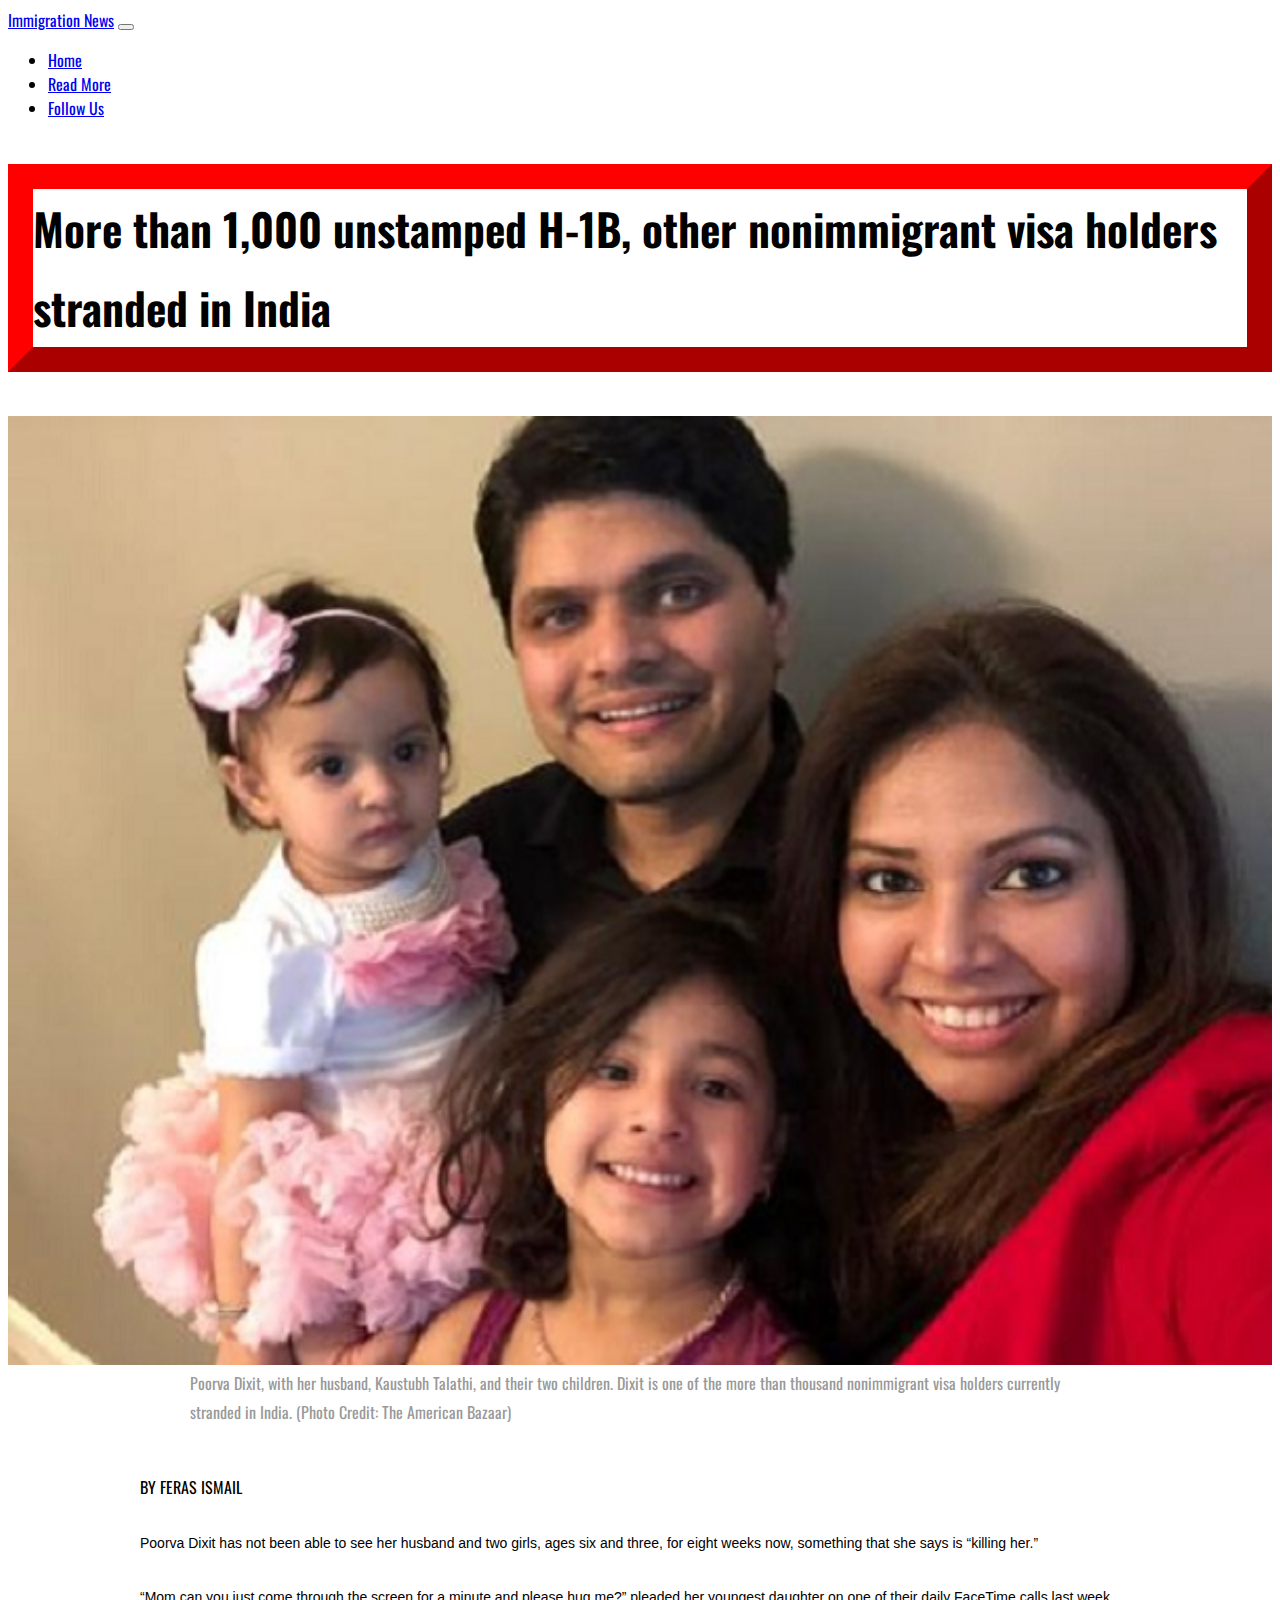
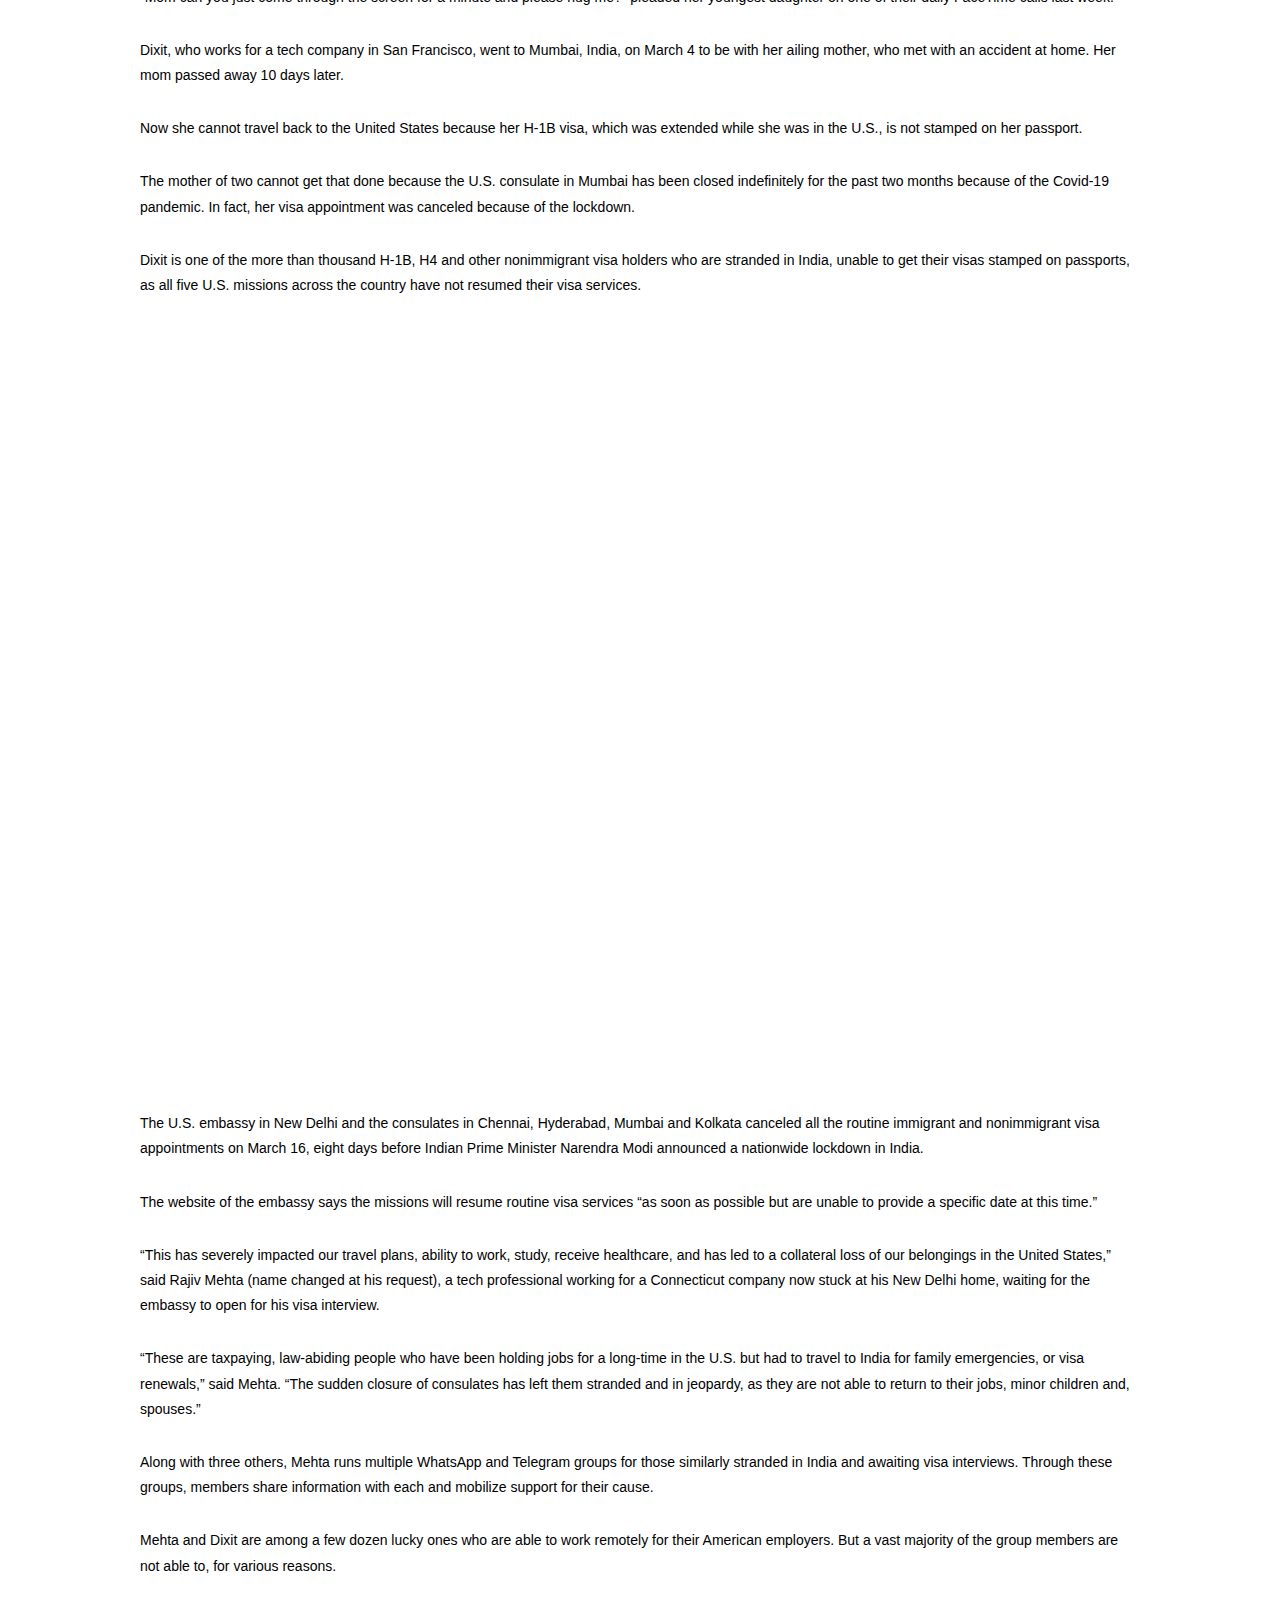
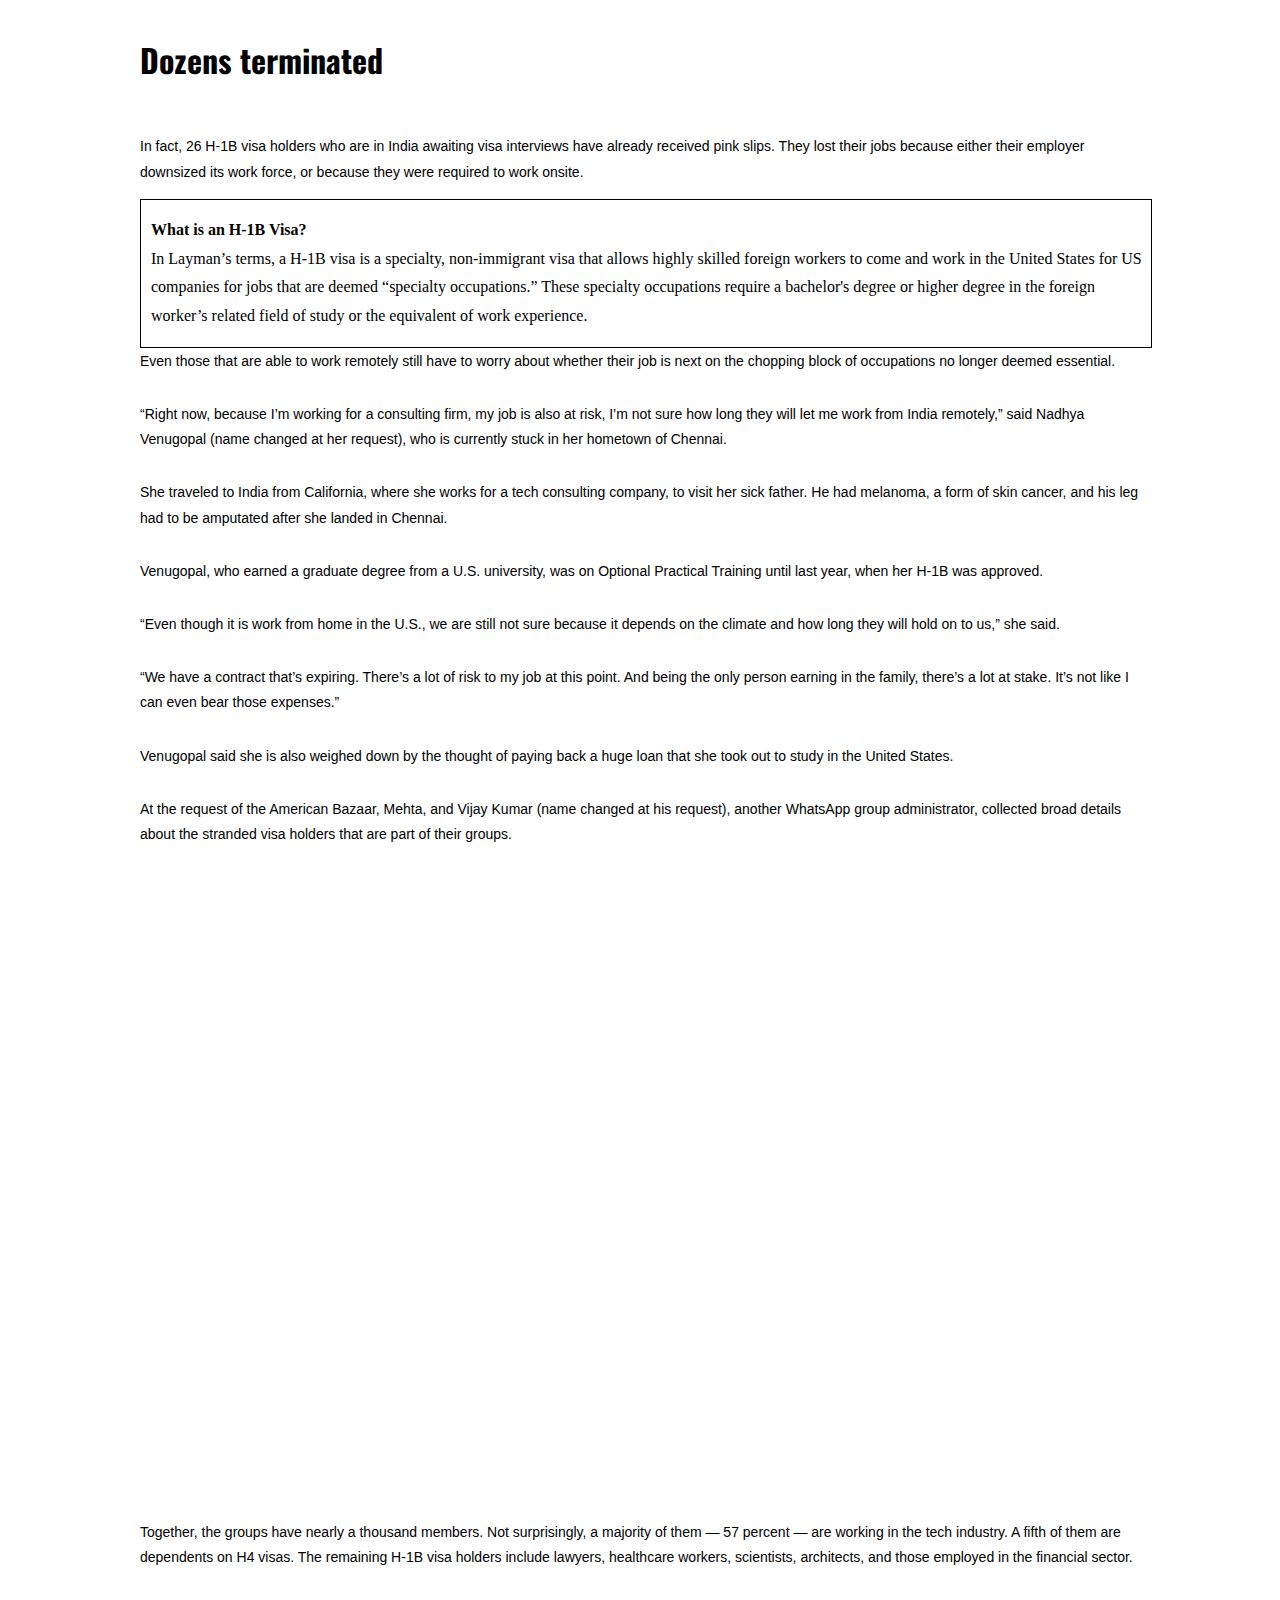
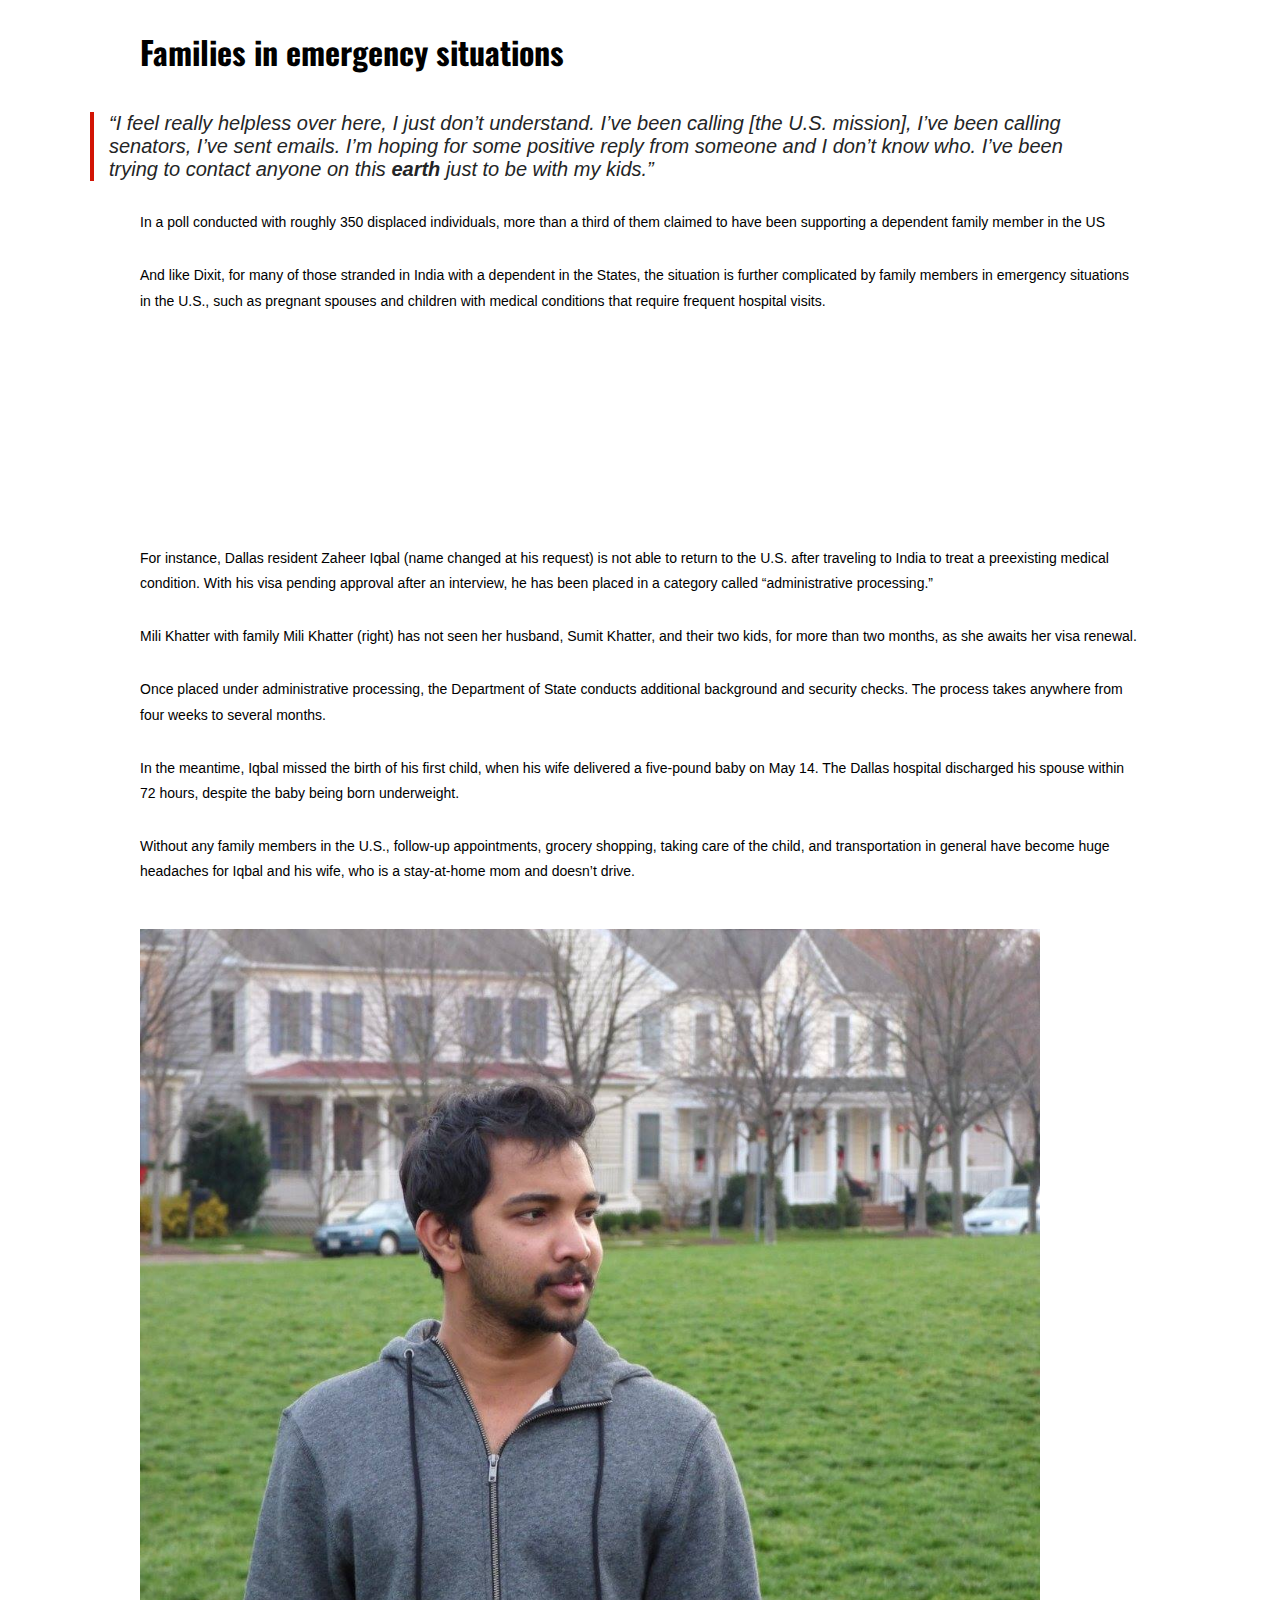
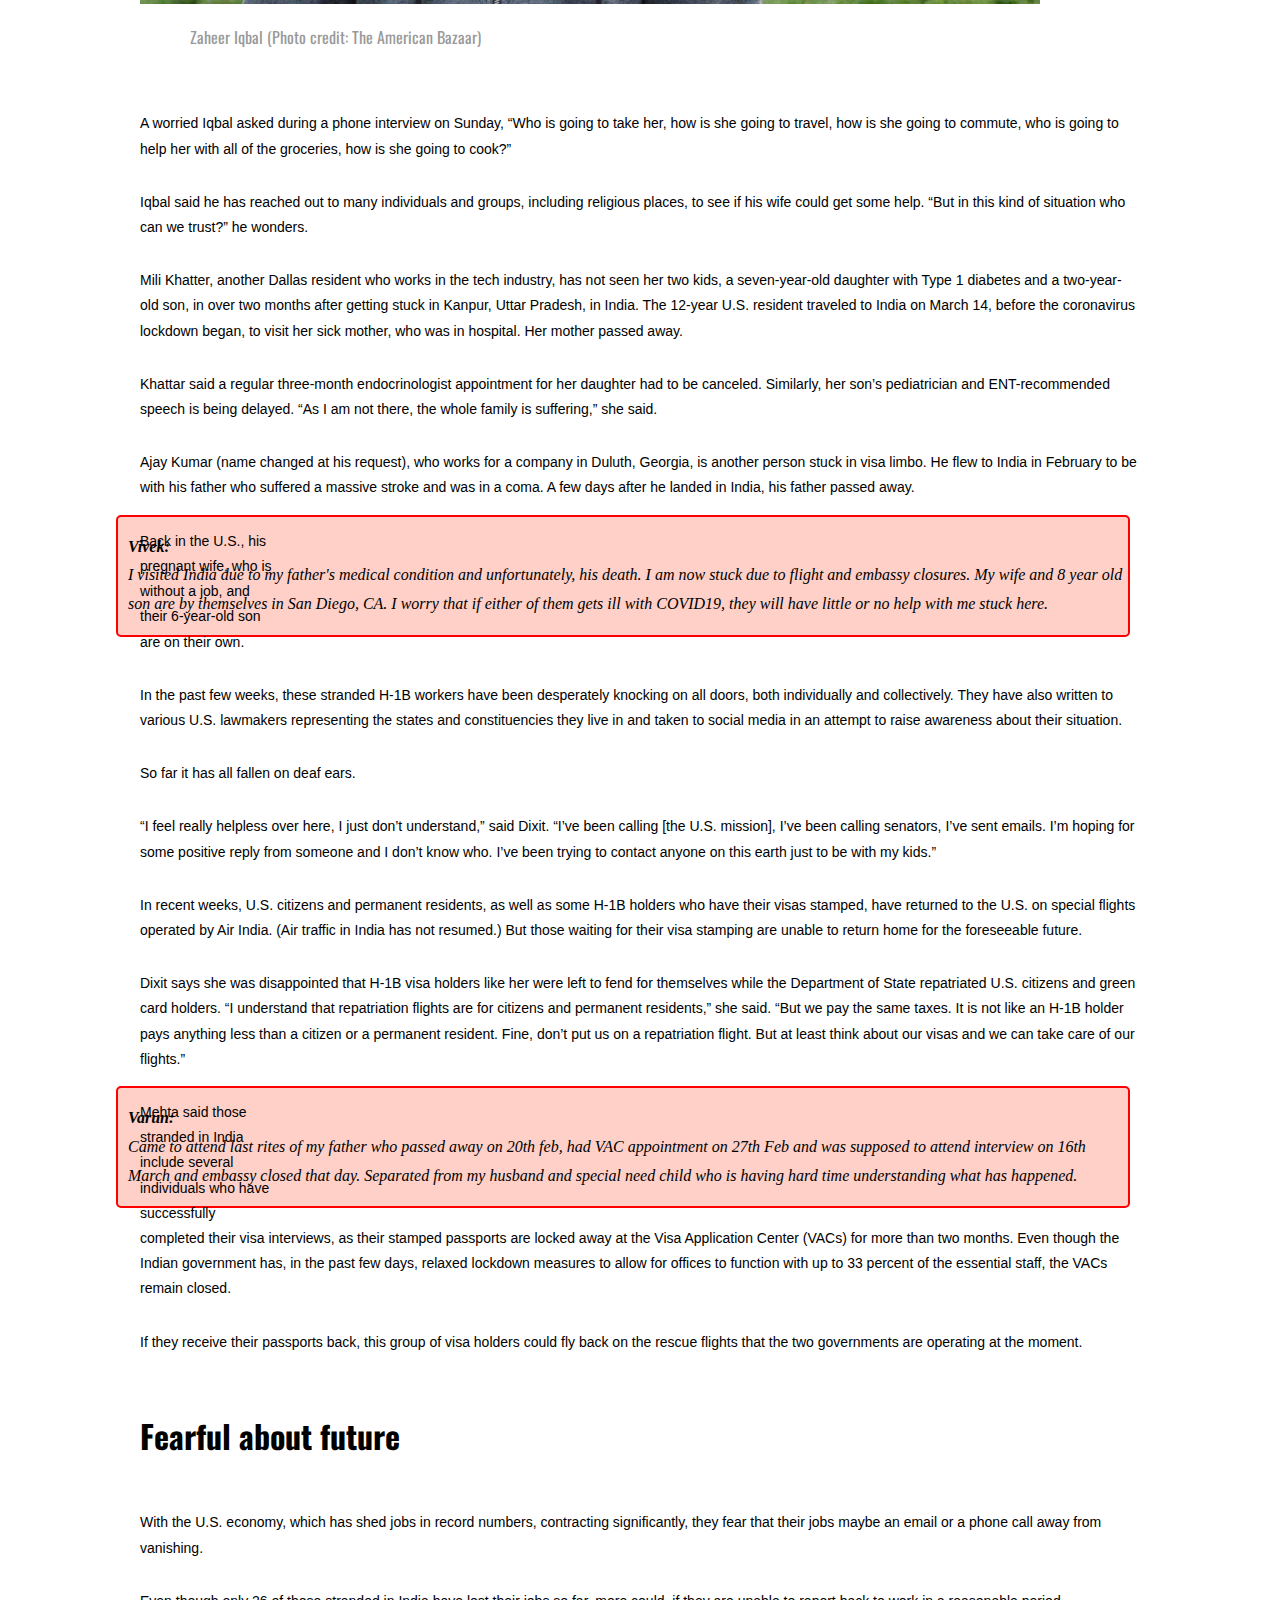
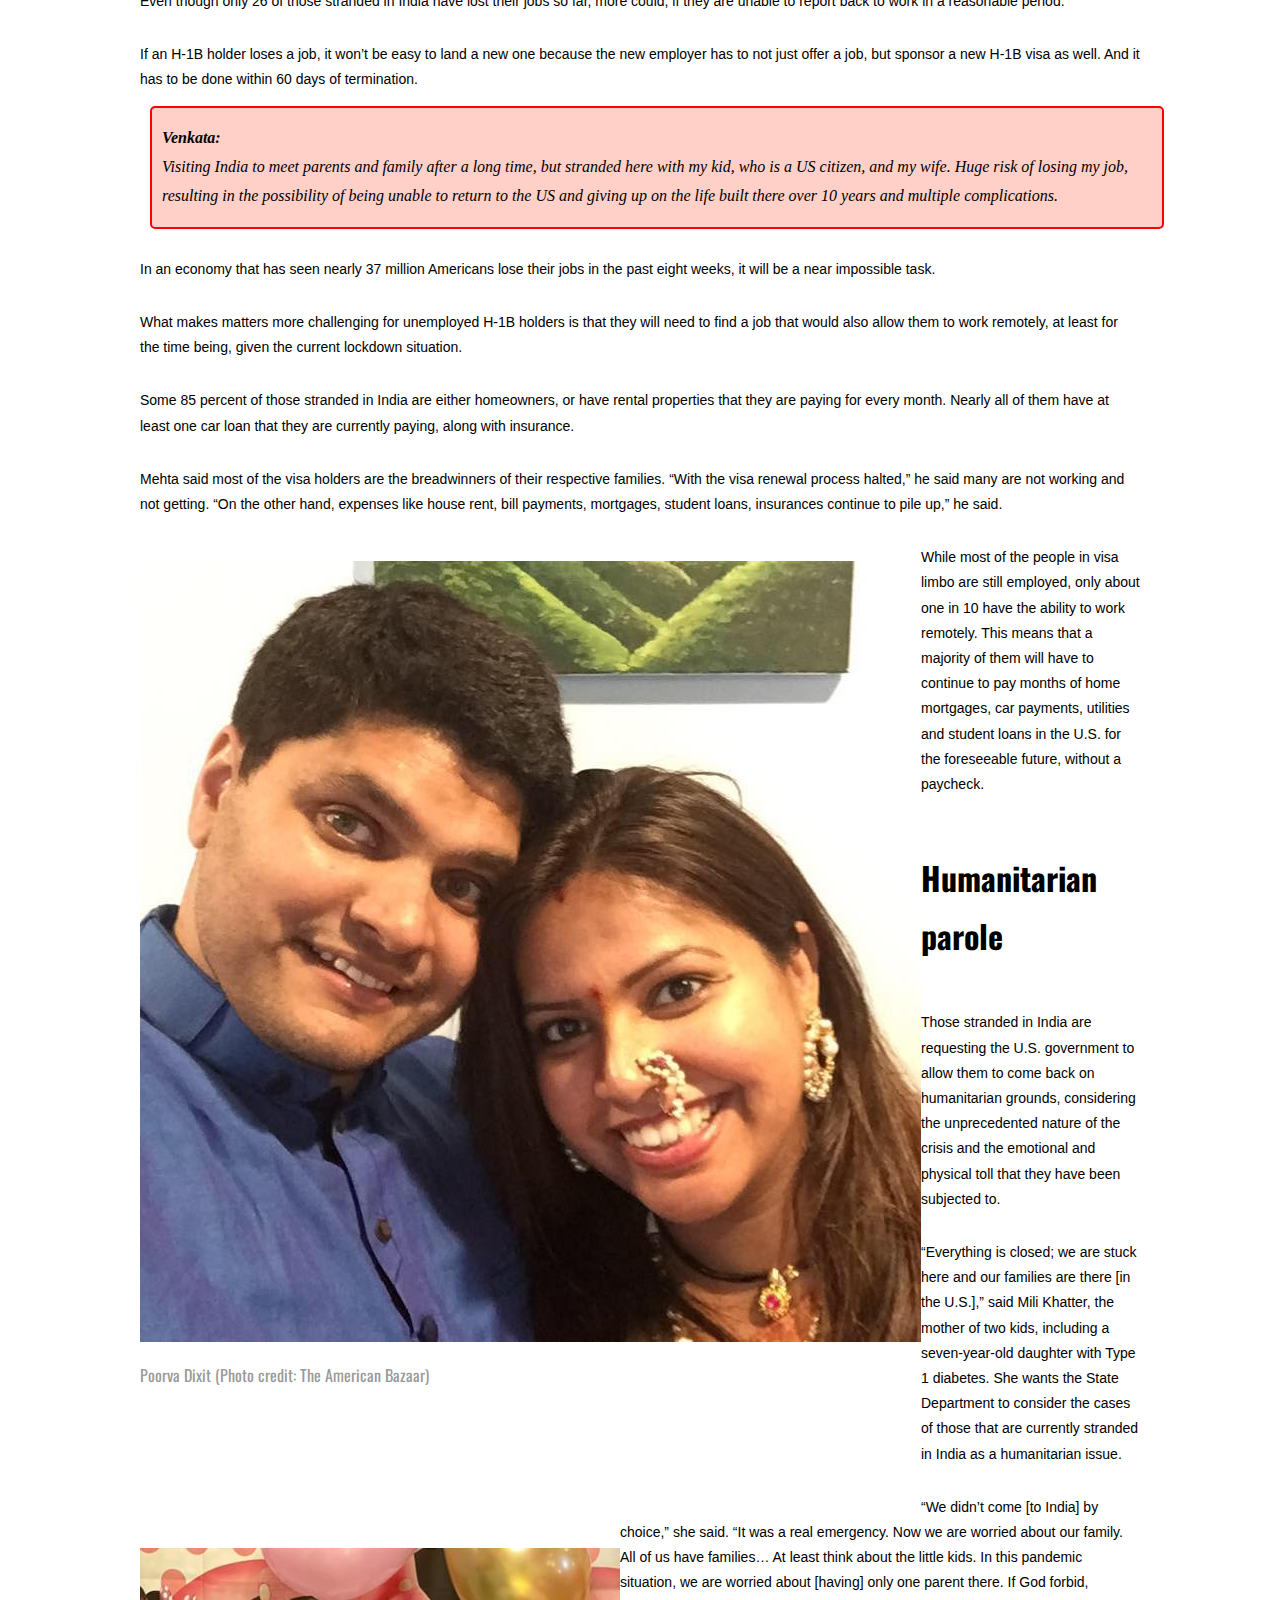
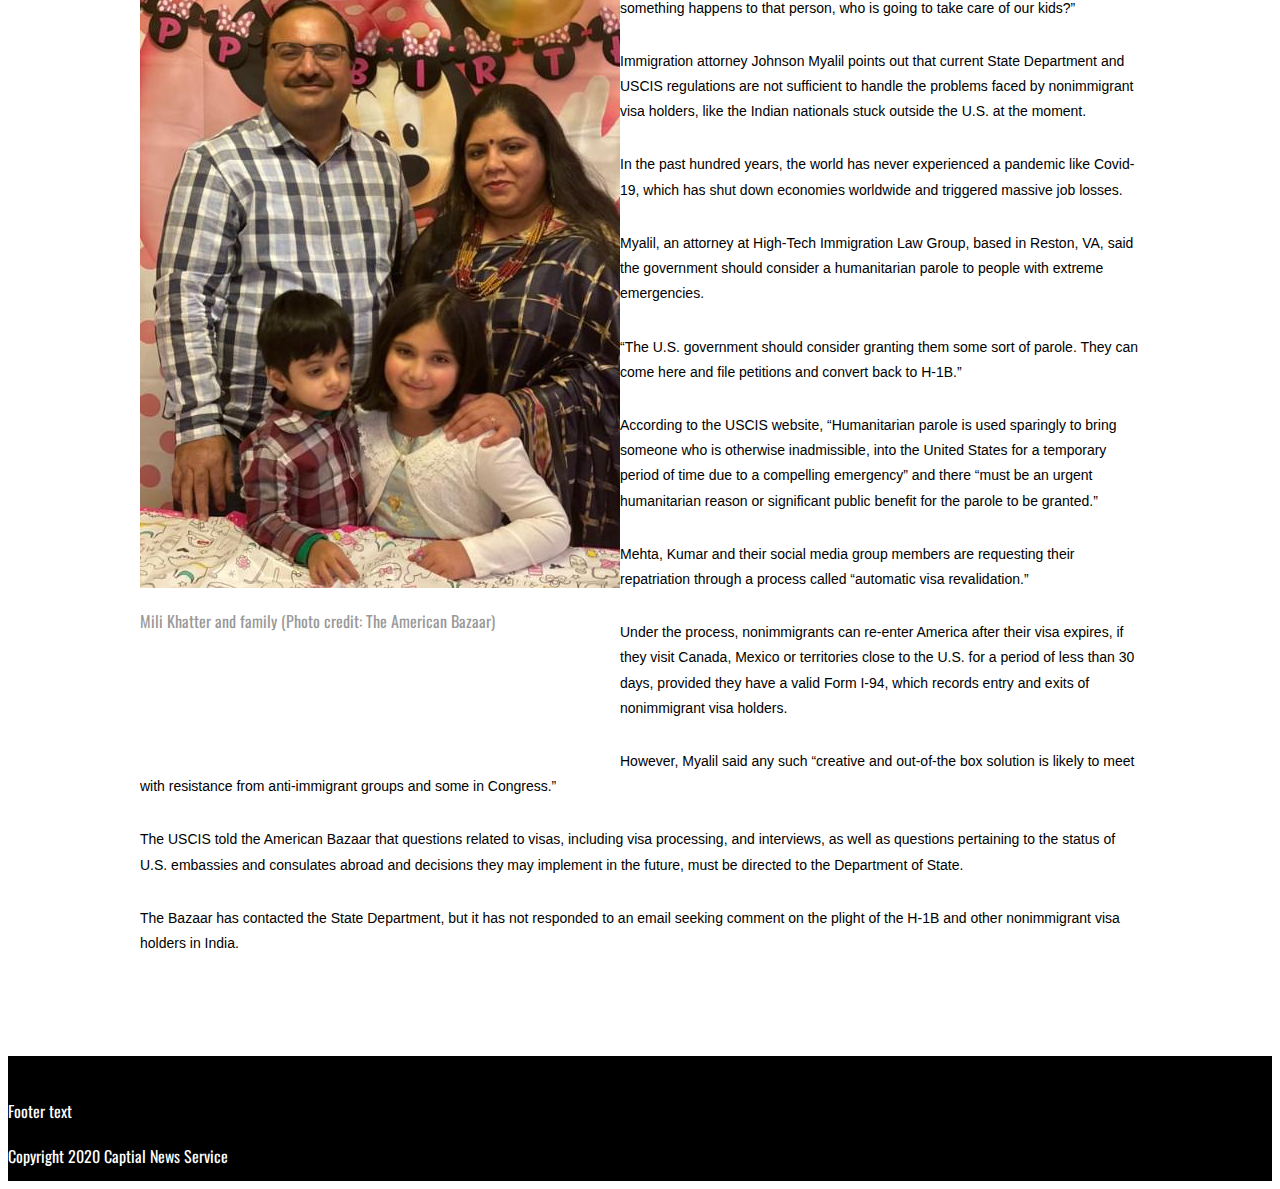
<file: finalproject/index.html>
<!DOCTYPE HTML>
<html lang="en">
   <head>
      <meta charset="utf-8">
      <meta name="viewport" content="width=device-width, initial-scale=1, shrink-to-fit=no">
      <title>H-1B visa story</title>
      <meta name="description" content="Merrill College of Journalism, UMD">
      <meta name="author" content="Feras Ismail">
      <!-- Google Font -->
      <link rel="preconnect" href="https://fonts.googleapis.com">
<link rel="preconnect" href="https://fonts.gstatic.com" crossorigin>
<link href="https://fonts.googleapis.com/css2?family=Oswald:wght@400;500;600;700&display=swap" rel="stylesheet">

      <!-- Bootstrap CSS -->
      <link href="https://cdn.jsdelivr.net/npm/bootstrap@5.0.2/dist/css/bootstrap.min.css" rel="stylesheet"          integrity="sha384-EVSTQN3/azprG1Anm3QDgpJLIm9Nao0Yz1ztcQTwFspd3yD65VohhpuuCOmLASjC" crossorigin="anonymous">
      <!-- Add bootstrap icons (it's basically a custom font) -->
      <link rel="stylesheet" href="https://cdn.jsdelivr.net/npm/bootstrap-icons@1.3.0/font/bootstrap-icons.css">
      <!-- Load our CSS --> <!-- corrected style sheet-->
      <link rel="stylesheet" href="style.css">

   </head>
   <body>
     <nav class="navbar navbar-expand-lg navbar-dark bg-dark">
 <div class="container-fluid">
   <a class="navbar-brand" href="#">Immigration News</a>
   <button class="navbar-toggler" type="button" data-bs-toggle="collapse" data-bs-target="#navbarNav" aria-controls="navbarNav" aria-expanded="false" aria-label="Toggle navigation">
     <span class="navbar-toggler-icon"></span>
   </button>
   <div class="collapse navbar-collapse" id="navbarNav">
     <ul class="navbar-nav">
       <li class="nav-item">
         <a class="nav-link active" aria-current="page" href="#">Home</a>
       </li>
       <li class="nav-item">
         <a class="nav-link" href="#">Read More</a>
       </li>
       <li class="nav-item">
         <a class="nav-link" href="#">Follow Us</a>
       </li>
     </ul>
   </div>
 </div>
</nav>
      <p class="text-center hed"> More than 1,000 unstamped H-1B, other nonimmigrant visa holders stranded in India </p>
      <!-- splash photo -->
      <img src="images/Poorva-Dixit-family.jpg" class="splash_photo" alt="Poorva Dixit and family">
      <p class="caption"> Poorva Dixit, with her husband, Kaustubh Talathi, and their two children. Dixit is one of the more than thousand nonimmigrant visa holders currently stranded in India. (Photo Credit: The American Bazaar)</p>
       <!-- /End -->
      <!-- Start container -->
      <div class="container">


         <p class="text-center byline">By Feras Ismail </p>

         <div class="row">

           <p class="main-text"> Poorva Dixit has not been able to see her husband and two girls, ages six and three, for eight weeks now, something that she says is “killing her.” </p>

           <p class="main-text"> “Mom can you just come through the screen for a minute and please hug me?” pleaded her youngest daughter on one of their daily FaceTime calls last week. </p>

           <p class="main-text"> Dixit, who works for a tech company in San Francisco, went to Mumbai, India, on March 4 to be with her ailing mother, who met with an accident at home. Her mom passed away 10 days later. </p>

           <p class="main-text"> Now she cannot travel back to the United States because her H-1B visa, which was extended while she was in the U.S., is not stamped on her passport. </p>

           <p class="main-text"> The mother of two cannot get that done because the U.S. consulate in Mumbai has been closed indefinitely for the past two months because of the Covid-19 pandemic. In fact, her visa appointment was canceled because of the lockdown. </p>

           <p class="main-text"> Dixit is one of the more than thousand H-1B, H4 and other nonimmigrant visa holders who are stranded in India, unable to get their visas stamped on passports, as all five U.S. missions across the country have not resumed their visa services. </p>

           <iframe title="Geographical breakdown of trapped visa holders" aria-label="Map" id="datawrapper-chart-XoKQz" src="https://datawrapper.dwcdn.net/XoKQz/1/" scrolling="no" frameborder="0" style="width: 0; min-width: 100% !important; border: none;" height="767"></iframe><script type="text/javascript">!function(){"use strict";window.addEventListener("message",(function(e){if(void 0!==e.data["datawrapper-height"]){var t=document.querySelectorAll("iframe");for(var a in e.data["datawrapper-height"])for(var r=0;r<t.length;r++){if(t[r].contentWindow===e.source)t[r].style.height=e.data["datawrapper-height"][a]+"px"}}}))}();
</script>

           <p class="main-text"> The U.S. embassy in New Delhi and the consulates in Chennai, Hyderabad, Mumbai and Kolkata canceled all the routine immigrant and nonimmigrant visa appointments on March 16, eight days before Indian Prime Minister Narendra Modi announced a nationwide lockdown in India. </p>

           <p class="main-text"> The website of the embassy says the missions will resume routine visa services “as soon as possible but are unable to provide a specific date at this time.” </p>

           <p class="main-text"> “This has severely impacted our travel plans, ability to work, study, receive healthcare, and has led to a collateral loss of our belongings in the United States,” said Rajiv Mehta (name changed at his request), a tech professional working for a Connecticut company now stuck at his New Delhi home, waiting for the embassy to open for his visa interview. </p>

           <p class="main-text"> “These are taxpaying, law-abiding people who have been holding jobs for a long-time in the U.S. but had to travel to India for family emergencies, or visa renewals,” said Mehta. “The sudden closure of consulates has left them stranded and in jeopardy, as they are not able to return to their jobs, minor children and, spouses.” </p>

           <p class="main-text"> Along with three others, Mehta runs multiple WhatsApp and Telegram groups for those similarly stranded in India and awaiting visa interviews. Through these groups, members share information with each and mobilize support for their cause. </p>

           <p class="main-text"> Mehta and Dixit are among a few dozen lucky ones who are able to work remotely for their American employers. But a vast majority of the group members are not able to, for various reasons. </p>

           <p class="chapter-head"> Dozens terminated </p>

           <p class="main-text"> In fact, 26 H-1B visa holders who are in India awaiting visa interviews have already received pink slips. They lost their jobs because either their employer downsized its work force, or because they were required to work onsite. </p>

           <div class = "textbox">
             <p> <strong> What is an H-1B Visa? </strong> <br> In Layman’s terms, a H-1B visa is a specialty, non-immigrant visa that allows highly skilled foreign workers to come and work in the United States for US companies for jobs that are deemed “specialty occupations.” These specialty occupations require a bachelor's degree or higher degree in the foreign worker’s related field of study or the equivalent of work experience. </p>
             </div>

           <p class="main-text"> Even those that are able to work remotely still have to worry about whether their job is next on the chopping block of occupations no longer deemed essential. </p>

           <p class="main-text"> “Right now, because I’m working for a consulting firm, my job is also at risk, I’m not sure how long they will let me work from India remotely,” said Nadhya Venugopal (name changed at her request), who is currently stuck in her hometown of Chennai. </p>

           <p class="main-text"> She traveled to India from California, where she works for a tech consulting company, to visit her sick father. He had melanoma, a form of skin cancer, and his leg had to be amputated after she landed in Chennai. </p>

           <p class="main-text"> Venugopal, who earned a graduate degree from a U.S. university, was on Optional Practical Training until last year, when her H-1B was approved. </p>

           <p class="main-text"> “Even though it is work from home in the U.S., we are still not sure because it depends on the climate and how long they will hold on to us,” she said. </p>

           <p class="main-text"> “We have a contract that’s expiring. There’s a lot of risk to my job at this point. And being the only person earning in the family, there’s a lot at stake. It’s not like I can even bear those expenses.” </p>

           <p class="main-text"> Venugopal said she is also weighed down by the thought of paying back a huge loan that she took out to study in the United States. </p>

           <p class="main-text"> At the request of the American Bazaar, Mehta, and Vijay Kumar (name changed at his request), another WhatsApp group administrator, collected broad details about the stranded visa holders that are part of their groups. </p>

           <iframe title="Occupational breakdown of stranded individuals" aria-label="Donut Chart" id="datawrapper-chart-sPvNs" src="https://datawrapper.dwcdn.net/sPvNs/1/" scrolling="no" frameborder="0" style="width: 0; min-width: 100% !important; border: none;" height="627"></iframe><script type="text/javascript">!function(){"use strict";window.addEventListener("message",(function(e){if(void 0!==e.data["datawrapper-height"]){var t=document.querySelectorAll("iframe");for(var a in e.data["datawrapper-height"])for(var r=0;r<t.length;r++){if(t[r].contentWindow===e.source)t[r].style.height=e.data["datawrapper-height"][a]+"px"}}}))}();
</script>

           <p class="main-text"> Together, the groups have nearly a thousand members. Not surprisingly, a majority of them — 57 percent — are working in the tech industry. A fifth of them are dependents on H4 visas. The remaining H-1B visa holders include lawyers, healthcare workers, scientists, architects, and those employed in the financial sector. </p>

           <p class="chapter-head"> Families in emergency situations </p>

           <blockquote> “I feel really helpless over here, I just don’t understand. I’ve been calling [the U.S. mission], I’ve been calling senators, I’ve sent emails. I’m hoping for some positive reply from someone and I don’t know who. I’ve been trying to contact anyone on this <strong> earth </strong> just to be with my kids.”

           </blockquote>

           <p class="main-text"> In a poll conducted with roughly 350 displaced individuals, more than a third of them claimed to have been supporting a dependent family member in the US </p>

           <p class="main-text"> And like Dixit, for many of those stranded in India with a dependent in the States, the situation is further complicated by family members in emergency situations in the U.S., such as pregnant spouses and children with medical conditions that require frequent hospital visits. </p>

           <iframe title="Number of dependents in the US" aria-label="Column Chart" id="datawrapper-chart-dFjRU" src="https://datawrapper.dwcdn.net/dFjRU/2/" scrolling="no" frameborder="0" style="width: 0; min-width: 100% !important; border: none;" height="186"></iframe><script type="text/javascript">!function(){"use strict";window.addEventListener("message",(function(e){if(void 0!==e.data["datawrapper-height"]){var t=document.querySelectorAll("iframe");for(var a in e.data["datawrapper-height"])for(var r=0;r<t.length;r++){if(t[r].contentWindow===e.source)t[r].style.height=e.data["datawrapper-height"][a]+"px"}}}))}();
</script>

           <p class="main-text"> For instance, Dallas resident Zaheer Iqbal (name changed at his request) is not able to return to the U.S. after traveling to India to treat a preexisting medical condition. With his visa pending approval after an interview, he has been placed in a category called “administrative processing.” </p>

           <p class="main-text">Mili Khatter with family Mili Khatter (right) has not seen her husband, Sumit Khatter, and their two kids, for more than two months, as she awaits her visa renewal. </p>

           <p class="main-text"> Once placed under administrative processing, the Department of State conducts additional background and security checks. The process takes anywhere from four weeks to several months. </p>

           <p class="main-text"> In the meantime, Iqbal missed the birth of his first child, when his wife delivered a five-pound baby on May 14. The Dallas hospital discharged his spouse within 72 hours, despite the baby being born underweight. </p>

           <p class="main-text"> Without any family members in the U.S., follow-up appointments, grocery shopping, taking care of the child, and transportation in general have become huge headaches for Iqbal and his wife, who is a stay-at-home mom and doesn’t drive. </p>

           <img src="images/Shahul.jpg" class="stack-image" alt="Zaheer Iqbal">
           <p class="caption"> Zaheer Iqbal (Photo credit: The American Bazaar)</p>

           <p class="main-text"> A worried Iqbal asked during a phone interview on Sunday, “Who is going to take her, how is she going to travel, how is she going to commute, who is going to help her with all of the groceries, how is she going to cook?” </p>

           <p class="main-text"> Iqbal said he has reached out to many individuals and groups, including religious places, to see if his wife could get some help. “But in this kind of situation who can we trust?” he wonders. </p>

           <p class="main-text"> Mili Khatter, another Dallas resident who works in the tech industry, has not seen her two kids, a seven-year-old daughter with Type 1 diabetes and a two-year-old son, in over two months after getting stuck in Kanpur, Uttar Pradesh, in India. The 12-year U.S. resident traveled to India on March 14, before the coronavirus lockdown began, to visit her sick mother, who was in hospital. Her mother passed away. </p>

           <p class="main-text"> Khattar said a regular three-month endocrinologist appointment for her daughter had to be canceled. Similarly, her son’s pediatrician and ENT-recommended speech is being delayed. “As I am not there, the whole family is suffering,” she said. </p>

           <p class="main-text"> Ajay Kumar (name changed at his request), who works for a company in Duluth, Georgia, is another person stuck in visa limbo. He flew to India in February to be with his father who suffered a massive stroke and was in a coma. A few days after he landed in India, his father passed away. </p>

           <div class = "stories">
             <p> <strong> Vivek: </strong> <br> I visited India due to my father's medical condition and unfortunately, his death. I am now stuck due to flight and embassy closures. My wife and 8 year old son are by themselves in San Diego, CA. I worry that if either of them gets ill with COVID19, they will have little or no help with me stuck here. </p>
             </div>

           <p class="main-text"> Back in the U.S., his pregnant wife, who is without a job, and their 6-year-old son are on their own. </p>

           <p class="main-text"> In the past few weeks, these stranded H-1B workers have been desperately knocking on all doors, both individually and collectively. They have also written to various U.S. lawmakers representing the states and constituencies they live in and taken to social media in an attempt to raise awareness about their situation. </p>

           <p class="main-text"> So far it has all fallen on deaf ears. </p>

           <p class="main-text"> “I feel really helpless over here, I just don’t understand,” said Dixit. “I’ve been calling [the U.S. mission], I’ve been calling senators, I’ve sent emails. I’m hoping for some positive reply from someone and I don’t know who. I’ve been trying to contact anyone on this earth just to be with my kids.” </p>

           <p class="main-text"> In recent weeks, U.S. citizens and permanent residents, as well as some H-1B holders who have their visas stamped, have returned to the U.S. on special flights operated by Air India. (Air traffic in India has not resumed.) But those waiting for their visa stamping are unable to return home for the foreseeable future. </p>

           <p class="main-text"> Dixit says she was disappointed that H-1B visa holders like her were left to fend for themselves while the Department of State repatriated U.S. citizens and green card holders. “I understand that repatriation flights are for citizens and permanent residents,” she said. “But we pay the same taxes. It is not like an H-1B holder pays anything less than a citizen or a permanent resident. Fine, don’t put us on a repatriation flight. But at least think about our visas and we can take care of our flights.” </p>

           <div class = "stories">
             <p> <strong> Varun: </strong> <br> Came to attend last rites of my father who passed away on 20th feb, had VAC appointment on 27th Feb and was supposed to attend interview on 16th March and embassy closed that day. Separated from my husband and special need child who is having hard time understanding what has happened.</p>
             </div>

           <p class="main-text"> Mehta said those stranded in India include several individuals who have successfully completed their visa interviews, as their stamped passports are locked away at the Visa Application Center (VACs) for more than two months. Even though the Indian government has, in the past few days, relaxed lockdown measures to allow for offices to function with up to 33 percent of the essential staff, the VACs remain closed. </p>

           <p class="main-text"> If they receive their passports back, this group of visa holders could fly back on the rescue flights that the two governments are operating at the moment. </p>

           <p class="chapter-head"> Fearful about future </p>

           <p class="main-text"> With the U.S. economy, which has shed jobs in record numbers, contracting significantly, they fear that their jobs maybe an email or a phone call away from vanishing. </p>

           <p class="main-text"> Even though only 26 of those stranded in India have lost their jobs so far, more could, if they are unable to report back to work in a reasonable period. </p>

           <p class="main-text"> If an H-1B holder loses a job, it won’t be easy to land a new one because the new employer has to not just offer a job, but sponsor a new H-1B visa as well. And it has to be done within 60 days of termination. </p>

           <div class = "stories-right">
             <p> <strong> Venkata: </strong> <br> Visiting India to meet parents and family after a long time, but stranded here with my kid, who is a US citizen, and my wife. Huge risk of losing my job, resulting in the possibility of being unable to return to the US and giving up on the life built there over 10 years and multiple complications.</p>
             </div>

           <p class="main-text"> In an economy that has seen nearly 37 million Americans lose their jobs in the past eight weeks, it will be a near impossible task. </p>

           <p class="main-text"> What makes matters more challenging for unemployed H-1B holders is that they will need to find a job that would also allow them to work remotely, at least for the time being, given the current lockdown situation. </p>

           <p class="main-text"> Some 85 percent of those stranded in India are either homeowners, or have rental properties that they are paying for every month. Nearly all of them have at least one car loan that they are currently paying, along with insurance. </p>

           <p class="main-text"> Mehta said most of the visa holders are the breadwinners of their respective families. “With the visa renewal process halted,” he said many are not working and not getting. “On the other hand, expenses like house rent, bill payments, mortgages, student loans, insurances continue to pile up,” he said. </p>

           <div class="row">
             <!-- corrected column size -->
              <div class="col-md-6">
                <img src="images/Poorva Dixit.jpg" class="stack-image" alt="Poorva Dixit">
                <p class="caption">Poorva Dixit (Photo credit: The American Bazaar) </p>
              <br>
              </div>
              <div class="col-md-6">
                <img src="images/Mili-Khatter-family.jpg" class="stack-image" alt="Mili Khatter and family">
                <p class="caption"> Mili Khatter and family (Photo credit: The American Bazaar)</p>
              <br>
              </div>
           </div>

           <p class="main-text"> While most of the people in visa limbo are still employed, only about one in 10 have the ability to work remotely. This means that a majority of them will have to continue to pay months of home mortgages, car payments, utilities and student loans in the U.S. for the foreseeable future, without a paycheck. </p>

           <p class="chapter-head"> Humanitarian parole </p>

           <p class="main-text"> Those stranded in India are requesting the U.S. government to allow them to come back on humanitarian grounds, considering the unprecedented nature of the crisis and the emotional and physical toll that they have been subjected to. </p>

           <p class="main-text"> “Everything is closed; we are stuck here and our families are there [in the U.S.],” said Mili Khatter, the mother of two kids, including a seven-year-old daughter with Type 1 diabetes. She wants the State Department to consider the cases of those that are currently stranded in India as a humanitarian issue. </p>

           <p class="main-text"> “We didn’t come [to India] by choice,” she said. “It was a real emergency. Now we are worried about our family. All of us have families… At least think about the little kids. In this pandemic situation, we are worried about [having] only one parent there. If God forbid, something happens to that person, who is going to take care of our kids?” </p>

           <p class="main-text"> Immigration attorney Johnson Myalil points out that current State Department and USCIS regulations are not sufficient to handle the problems faced by nonimmigrant visa holders, like the Indian nationals stuck outside the U.S. at the moment. </p>

           <p class="main-text"> In the past hundred years, the world has never experienced a pandemic like Covid-19, which has shut down economies worldwide and triggered massive job losses. </p>

           <p class="main-text"> Myalil, an attorney at High-Tech Immigration Law Group, based in Reston, VA, said the government should consider a humanitarian parole to people with extreme emergencies. </p>

           <p class="main-text"> “The U.S. government should consider granting them some sort of parole. They can come here and file petitions and convert back to H-1B.” </p>

           <p class="main-text"> According to the USCIS website, “Humanitarian parole is used sparingly to bring someone who is otherwise inadmissible, into the United States for a temporary period of time due to a compelling emergency” and there “must be an urgent humanitarian reason or significant public benefit for the parole to be granted.” </p>

           <p class="main-text"> Mehta, Kumar and their social media group members are requesting their repatriation through a process called “automatic visa revalidation.” </p>

           <p class="main-text"> Under the process, nonimmigrants can re-enter America after their visa expires, if they visit Canada, Mexico or territories close to the U.S. for a period of less than 30 days, provided they have a valid Form I-94, which records entry and exits of nonimmigrant visa holders. </p>

           <p class="main-text"> However, Myalil said any such “creative and out-of-the box solution is likely to meet with resistance from anti-immigrant groups and some in Congress.” </p>

           <p class="main-text"> The USCIS told the American Bazaar that questions related to visas, including visa processing, and interviews, as well as questions pertaining to the status of U.S. embassies and consulates abroad and decisions they may implement in the future, must be directed to the Department of State. </p>

           <p class="main-text"> The Bazaar has contacted the State Department, but it has not responded to an email seeking comment on the plight of the H-1B and other nonimmigrant visa holders in India. </p>



        </div>


        </div>

         <!-- End chapter -->
      <!-- //End container -->
      <!-- Footer -->
      <div class="footer">
         <p class="text-center">Footer text</p>
         <p class="text-center">Copyright 2020 Captial News Service</p>
      </div>
      <!-- //End footer -->
      <!-- Separate Popper and Bootstrap JS goes at the bottom of your body section -->
      <script src="https://cdn.jsdelivr.net/npm/@popperjs/core@2.9.2/dist/umd/popper.min.js" integrity="sha384-IQsoLXl5PILFhosVNubq5LC7Qb9DXgDA9i+tQ8Zj3iwWAwPtgFTxbJ8NT4GN1R8p" crossorigin="anonymous"></script>
      <script src="https://cdn.jsdelivr.net/npm/bootstrap@5.0.2/dist/js/bootstrap.min.js" integrity="sha384-cVKIPhGWiC2Al4u+LWgxfKTRIcfu0JTxR+EQDz/bgldoEyl4H0zUF0QKbrJ0EcQF" crossorigin="anonymous"></script>
   </body>
</html>
</file>
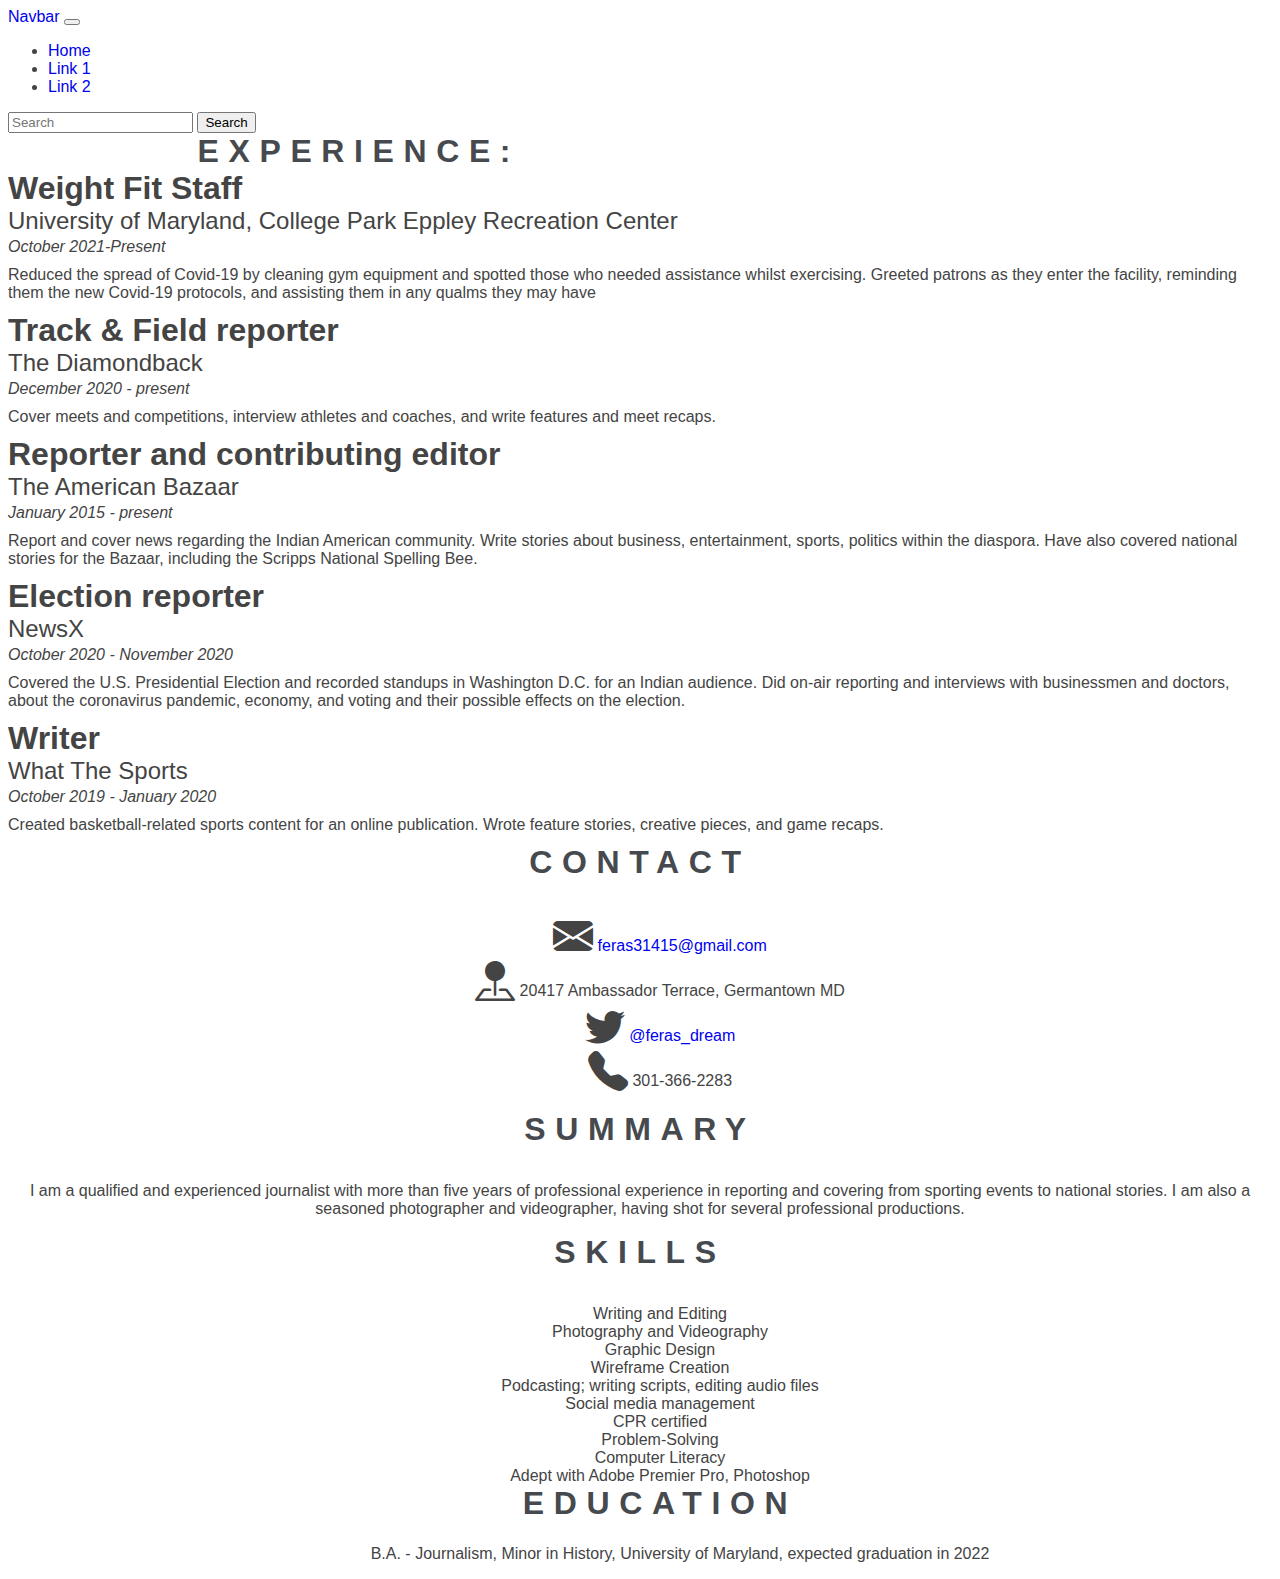
<file: finalresume/index.html>
<!doctype html>


<html lang="en">

<head>

    <!-- Required meta tags -->

    <meta charset="utf-8">
    <meta name="viewport" content="width=device-width, initial-scale=1">
    <title>Bootstrap Template</title>
    <meta name="description" content="Merrill College of Journalism, UMD">
    <meta name="author" content="Feras Ismail">

    <!-- Bootstrap CSS with updated icon link-->
    <link href="https://cdn.jsdelivr.net/npm/bootstrap@5.0.2/dist/css/bootstrap.min.css" rel="stylesheet" integrity="sha384-EVSTQN3/azprG1Anm3QDgpJLIm9Nao0Yz1ztcQTwFspd3yD65VohhpuuCOmLASjC" crossorigin="anonymous">
    <link rel="stylesheet" href="https://cdn.jsdelivr.net/npm/bootstrap-icons@1.3.0/font/bootstrap-icons.css">
    <link rel = "stylesheet" type = "text/css" href = "style.css">
</head>

<body>

  <!-- Navbar start-->
  <nav class="navbar navbar-expand-lg navbar-light bg-light">
    <div class="container-fluid">
      <a class="navbar-brand" href="#">Navbar</a>
      <button class="navbar-toggler" type="button" data-bs-toggle="collapse" data-bs-target="#navbarSupportedContent" aria-controls="navbarSupportedContent" aria-expanded="false" aria-label="Toggle navigation">
        <span class="navbar-toggler-icon"></span>
      </button>

      <div class="collapse navbar-collapse" id="navbarSupportedContent">
        <ul class="navbar-nav me-auto mb-2 mb-lg-0">
          <li class="nav-item">
            <a class="nav-link active" aria-current="page" href="#">Home</a>
          </li>
          <li class="nav-item">
            <a class="nav-link" href="#">Link 1</a>
          </li>
          <li class="nav-item">
            <a class="nav-link" href="#">Link 2</a>
          </li>
            </ul>

        <form class="d-flex">
          <input class="form-control me-2" type="search" placeholder="Search" aria-label="Search">
          <button class="btn btn-outline-success" type="submit">Search</button>
        </form>
      </div>
    </div>
  </nav>

  <!-- Navbar end-->

  <!-- centered hero start--

<div class="px-4 py-5 my-5 text-center">
 <h1 class="display-5 fw-bold">Centered hero</h1>
 <div class="col-lg-6 mx-auto">
   <p class="lead mb-4">Quickly design and customize responsive mobile-first sites with Bootstrap, the world's most popular front-end open source toolkit, featuring Sass variables and mixins, responsive grid system, extensive prebuilt components, and powerful JavaScript plugins.</p>
   <div class="d-grid gap-2 d-sm-flex justify-content-sm-center">
     <button type="button" class="btn btn-primary btn-lg px-4 gap-3">Primary button</button>
     <button type="button" class="btn btn-outline-secondary btn-lg px-4">Secondary</button>
   </div>
 </div>
</div>

<!-- Hero end-->

<!-- 3 columns with icons -->
<div class="container">

    <div class="row">

      <div class="col-md-6">
        <div class="sectionheader"> Experience: </div>

        <div class="jobtitle"> Weight Fit Staff </div>

        <div class="organization"> University of Maryland, College Park Eppley Recreation Center </div>

        <div class="date"> October 2021-Present </div>

        <div class="description"> Reduced the spread of Covid-19 by cleaning gym equipment and spotted those who needed assistance whilst exercising. Greeted patrons as they enter the facility, reminding them the new Covid-19 protocols, and assisting them in any qualms they may have </div>


        <div class="jobtitle"> Track & Field reporter </div>

        <div class="organization"> The Diamondback </div>

        <div class="date"> December 2020 - present </div>

        <div class="description"> Cover meets and competitions, interview athletes and coaches, and write features and meet recaps. </div>


        <div class="jobtitle"> Reporter and contributing editor </div>

        <div class="organization"> The American Bazaar </div>

        <div class="date"> January 2015 - present </div>

        <div class="description"> Report and cover news regarding the Indian American community. Write stories about business, entertainment, sports, politics within the diaspora. Have also covered national stories for the Bazaar, including the Scripps National Spelling Bee. </div>



        <div class="jobtitle"> Election reporter </div>

        <div class="organization"> NewsX </div>

        <div class="date"> October 2020 - November 2020 </div>

        <div class="description"> Covered the U.S. Presidential Election and recorded standups in Washington D.C. for an Indian audience. Did on-air reporting and interviews with businessmen and doctors, about the coronavirus pandemic, economy, and voting and their possible effects on the election. </div>


        <div class="jobtitle"> Writer </div>

        <div class="organization"> What The Sports </div>

        <div class="date"> October 2019 - January 2020 </div>

        <div class="description"> Created basketball-related sports content for an online publication. Wrote feature stories, creative pieces, and game recaps. </div>

        </div>

    <div class="col-md-6">
      <div class="menu">
        <div class="sectionheader"> Contact </div>
        <br>
        <ul>
            <li><i class="bi bi-envelope-fill"></i> <a href="mailto:fismail1@umd.edu"> feras31415@gmail.com </a></li>
            <li><i class="bi bi-pin-map-fill"></i> 20417 Ambassador Terrace, Germantown MD </li>
            <li><i class="bi bi-twitter"></i> <a href= "https://twitter.com/feras_dream"> @feras_dream </a></li>
            <li><i class="bi bi-telephone-fill"></i> 301-366-2283 </li>
          </ul>

          <div class="sectionheader"> Summary </div>
          <br>
          <p> I am a qualified and experienced journalist with more than five years
            of professional experience in
            reporting and covering from sporting
            events to national stories. I am also
            a seasoned photographer and
            videographer, having shot for
            several professional productions. </p>

          <div class="sectionheader"> Skills </div>
          <br>
            <ul>
              <li>Writing and Editing </li>
              <li>Photography and Videography</li>
              <li>Graphic Design</li>
              <li>Wireframe Creation</li>
              <li>Podcasting; writing scripts, editing audio files</li>
              <li>Social media management</li>
              <li>CPR certified</li>
              <li>Problem-Solving</li>
              <li>Computer Literacy</li>
              <li>Adept with Adobe Premier Pro, Photoshop</li>

          <div class="sectionheader"> Education </div>
          <br>
          <div id="degrees">
            <ul>
              <li> B.A. - Journalism, Minor in History, University of Maryland, expected graduation in 2022 </li>
            </ul>
          </div>
        </div>
      </div>
    </div>
  </div>

<!-- internal stylesheet -->
<style>



</style>


 <!-- Separate Popper and Bootstrap JS goes at the bottom of your body section -->
    <script src="https://cdn.jsdelivr.net/npm/@popperjs/core@2.9.2/dist/umd/popper.min.js" integrity="sha384-IQsoLXl5PILFhosVNubq5LC7Qb9DXgDA9i+tQ8Zj3iwWAwPtgFTxbJ8NT4GN1R8p" crossorigin="anonymous"></script>

    <script src="https://cdn.jsdelivr.net/npm/bootstrap@5.0.2/dist/js/bootstrap.min.js" integrity="sha384-cVKIPhGWiC2Al4u+LWgxfKTRIcfu0JTxR+EQDz/bgldoEyl4H0zUF0QKbrJ0EcQF" crossorigin="anonymous"></script>

</body>

</html>
</file>
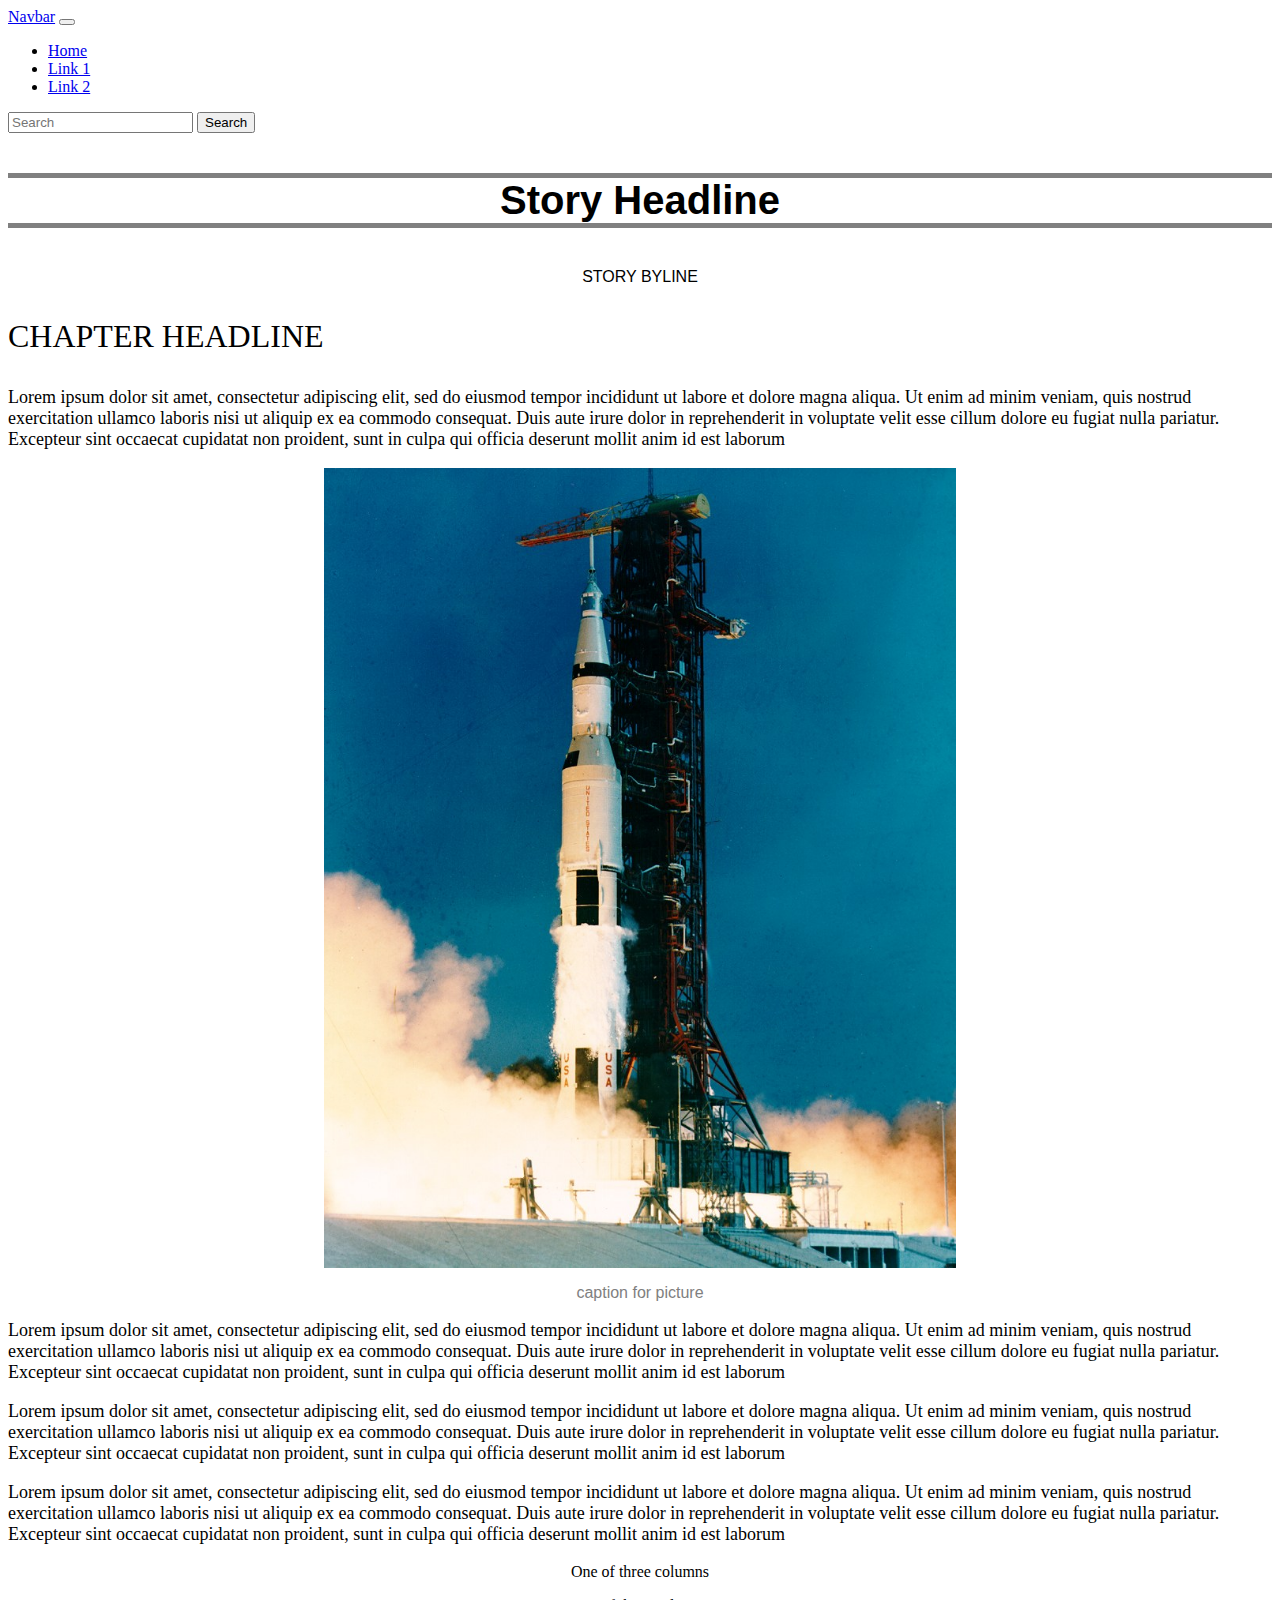
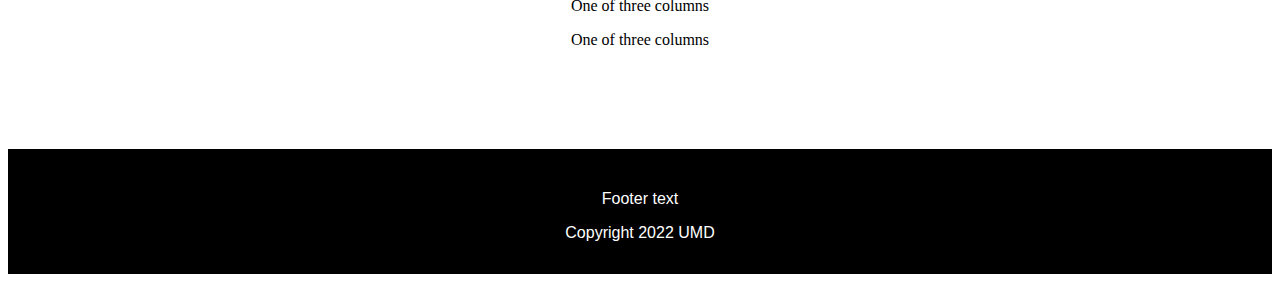
<file: htmlframeassignment/index.html>
<!doctype html>


<html lang="en">

<head>

    <!-- Required meta tags -->

    <meta charset="utf-8">
    <meta name="viewport" content="width=device-width, initial-scale=1">
    <title>Bootstrap Template</title>
    <meta name="description" content="Merrill College of Journalism, UMD">
    <meta name="author" content="Feras Ismail">

    <!-- Bootstrap CSS with updated icon link-->
    <link href="https://cdn.jsdelivr.net/npm/bootstrap@5.0.2/dist/css/bootstrap.min.css" rel="stylesheet" integrity="sha384-EVSTQN3/azprG1Anm3QDgpJLIm9Nao0Yz1ztcQTwFspd3yD65VohhpuuCOmLASjC" crossorigin="anonymous">
    <link rel="stylesheet" href="https://cdn.jsdelivr.net/npm/bootstrap-icons@1.3.0/font/bootstrap-icons.css">
    <!-- load our css -->
    <link rel="stylesheet" href="style.css">
</head>

<body>

  <!-- Navbar start-->
  <nav class="navbar navbar-expand-lg navbar-light bg-light">
    <div class="container-fluid">
      <a class="navbar-brand" href="#">Navbar</a>
      <button class="navbar-toggler" type="button" data-bs-toggle="collapse" data-bs-target="#navbarSupportedContent" aria-controls="navbarSupportedContent" aria-expanded="false" aria-label="Toggle navigation">
        <span class="navbar-toggler-icon"></span>
      </button>

      <div class="collapse navbar-collapse" id="navbarSupportedContent">
        <ul class="navbar-nav me-auto mb-2 mb-lg-0">
          <li class="nav-item">
            <a class="nav-link active" aria-current="page" href="#">Home</a>
          </li>
          <li class="nav-item">
            <a class="nav-link" href="#">Link 1</a>
          </li>
          <li class="nav-item">
            <a class="nav-link" href="#">Link 2</a>
          </li>
            </ul>

        <form class="d-flex">
          <input class="form-control me-2" type="search" placeholder="Search" aria-label="Search">
          <button class="btn btn-outline-success" type="submit">Search</button>
        </form>
      </div>
    </div>
  </nav>

  <!-- Navbar end-->

  <!-- centered hero start--

<div class="px-4 py-5 my-5 text-center">
 <h1 class="display-5 fw-bold">Centered hero</h1>
 <div class="col-lg-6 mx-auto">
   <p class="lead mb-4">Quickly design and customize responsive mobile-first sites with Bootstrap, the world's most popular front-end open source toolkit, featuring Sass variables and mixins, responsive grid system, extensive prebuilt components, and powerful JavaScript plugins.</p>
   <div class="d-grid gap-2 d-sm-flex justify-content-sm-center">
     <button type="button" class="btn btn-primary btn-lg px-4 gap-3">Primary button</button>
     <button type="button" class="btn btn-outline-secondary btn-lg px-4">Secondary</button>
   </div>
 </div>
</div>

<!-- Hero end-->

  <p class ="headline"> Story Headline </p>

  <p class="byline"> Story byline </p>

<!-- 3 columns with icons -->
<div class="container">

  <p class="chapterheadline"> Chapter Headline </p>

  <p class="storytext"> Lorem ipsum dolor sit amet, consectetur adipiscing elit, sed do eiusmod tempor incididunt ut labore et dolore magna aliqua. Ut enim ad minim veniam, quis nostrud exercitation ullamco laboris nisi ut aliquip ex ea commodo consequat. Duis aute irure dolor in reprehenderit in voluptate velit esse cillum dolore eu fugiat nulla pariatur. Excepteur sint occaecat cupidatat non proident, sunt in culpa qui officia deserunt mollit anim id est laborum </p>

  <!-- main picture -->
  <img src="images/apollo11.jpeg" class="image" alt="image">
  <p class="caption"> caption for picture </p>

  <p class="storytext"> Lorem ipsum dolor sit amet, consectetur adipiscing elit, sed do eiusmod tempor incididunt ut labore et dolore magna aliqua. Ut enim ad minim veniam, quis nostrud exercitation ullamco laboris nisi ut aliquip ex ea commodo consequat. Duis aute irure dolor in reprehenderit in voluptate velit esse cillum dolore eu fugiat nulla pariatur. Excepteur sint occaecat cupidatat non proident, sunt in culpa qui officia deserunt mollit anim id est laborum </p>

  <p class="storytext"> Lorem ipsum dolor sit amet, consectetur adipiscing elit, sed do eiusmod tempor incididunt ut labore et dolore magna aliqua. Ut enim ad minim veniam, quis nostrud exercitation ullamco laboris nisi ut aliquip ex ea commodo consequat. Duis aute irure dolor in reprehenderit in voluptate velit esse cillum dolore eu fugiat nulla pariatur. Excepteur sint occaecat cupidatat non proident, sunt in culpa qui officia deserunt mollit anim id est laborum </p>

  <p class="storytext"> Lorem ipsum dolor sit amet, consectetur adipiscing elit, sed do eiusmod tempor incididunt ut labore et dolore magna aliqua. Ut enim ad minim veniam, quis nostrud exercitation ullamco laboris nisi ut aliquip ex ea commodo consequat. Duis aute irure dolor in reprehenderit in voluptate velit esse cillum dolore eu fugiat nulla pariatur. Excepteur sint occaecat cupidatat non proident, sunt in culpa qui officia deserunt mollit anim id est laborum </p>


    <div class="row">

      <div class="col-md-4">
          <p>One of three columns</p>
        </div>

    <div class="col-md-4">
        <p>One of three columns</p>
        </div>

    <div class="col-md-4">
        <p>One of three columns</p>
        </div>
    </div>
</div>

<!-- Footer -->
<div class="footer">
   <p class="center">Footer text</p>
   <p class="center">Copyright 2022 UMD</p>
</div>
<!-- //End footer -->


 <!-- Separate Popper and Bootstrap JS goes at the bottom of your body section -->
    <script src="https://cdn.jsdelivr.net/npm/@popperjs/core@2.9.2/dist/umd/popper.min.js" integrity="sha384-IQsoLXl5PILFhosVNubq5LC7Qb9DXgDA9i+tQ8Zj3iwWAwPtgFTxbJ8NT4GN1R8p" crossorigin="anonymous"></script>

    <script src="https://cdn.jsdelivr.net/npm/bootstrap@5.0.2/dist/js/bootstrap.min.js" integrity="sha384-cVKIPhGWiC2Al4u+LWgxfKTRIcfu0JTxR+EQDz/bgldoEyl4H0zUF0QKbrJ0EcQF" crossorigin="anonymous"></script>

</body>

</html>
</file>
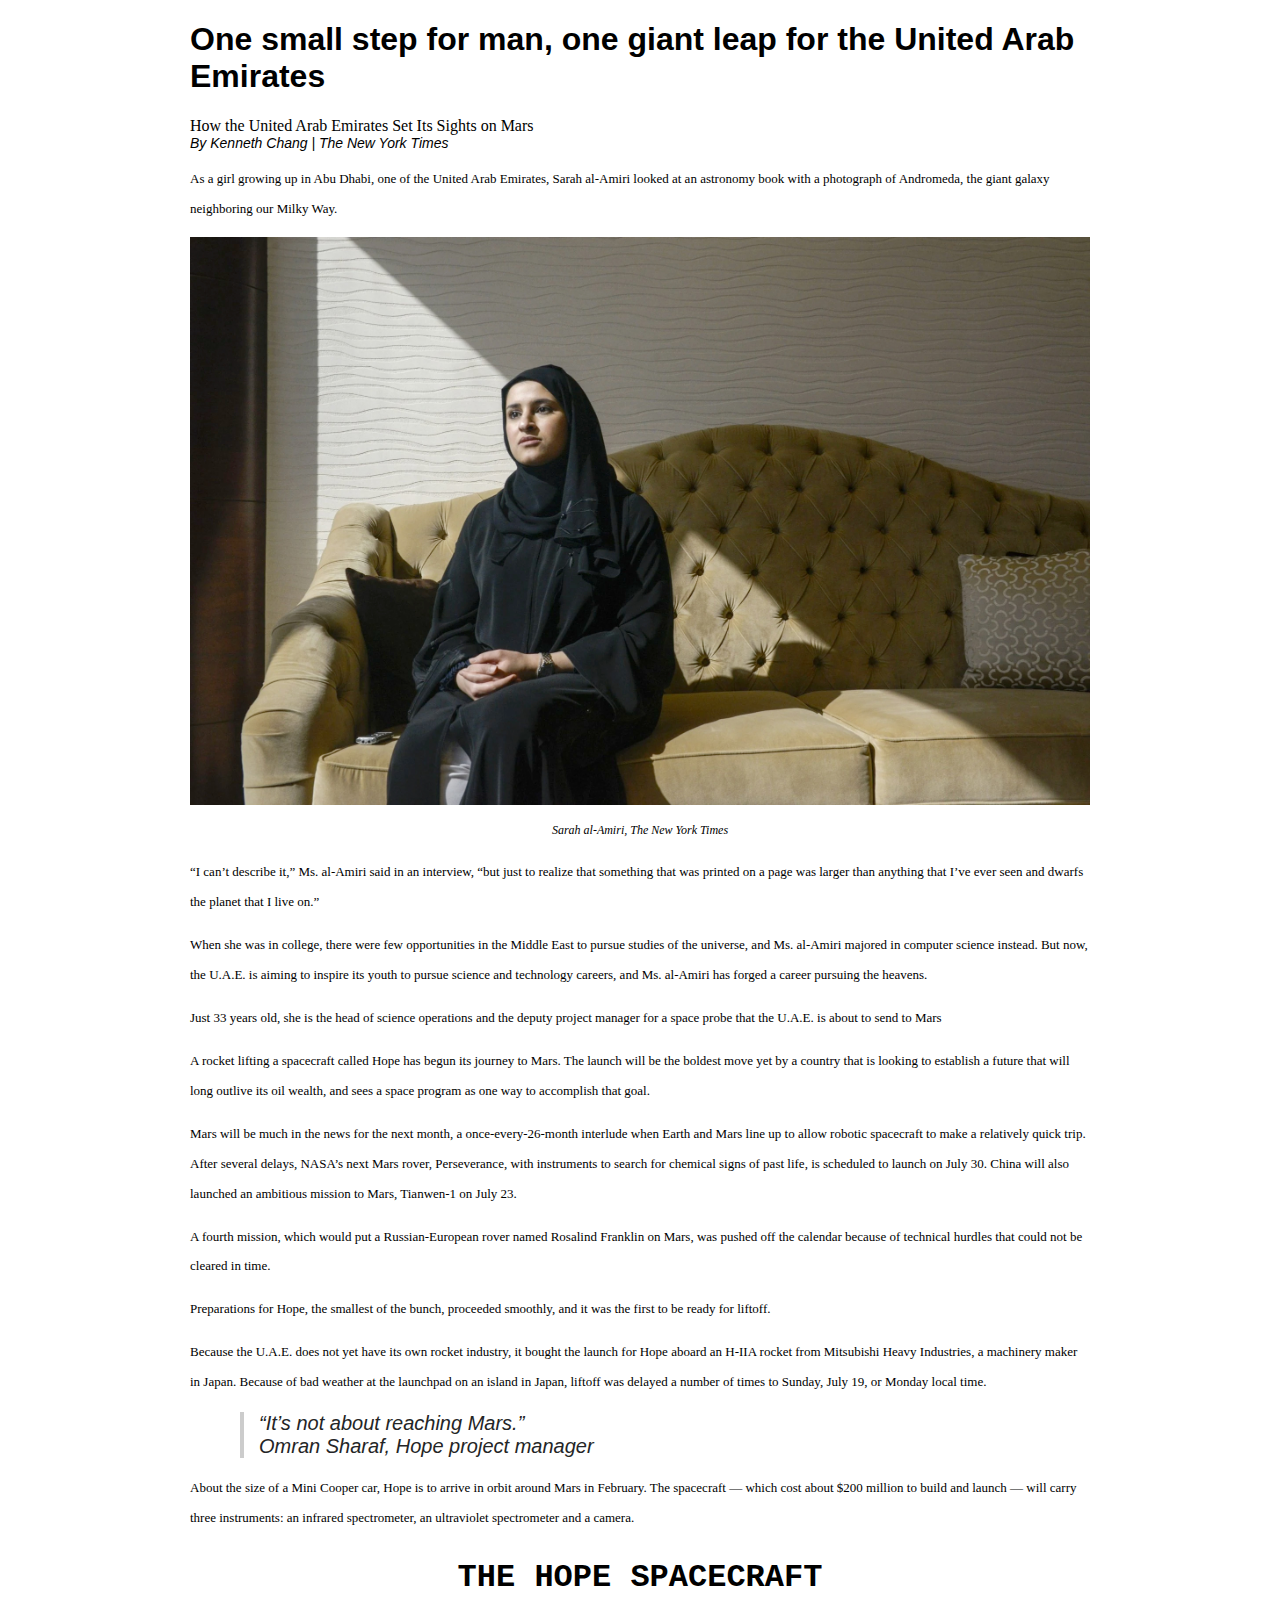
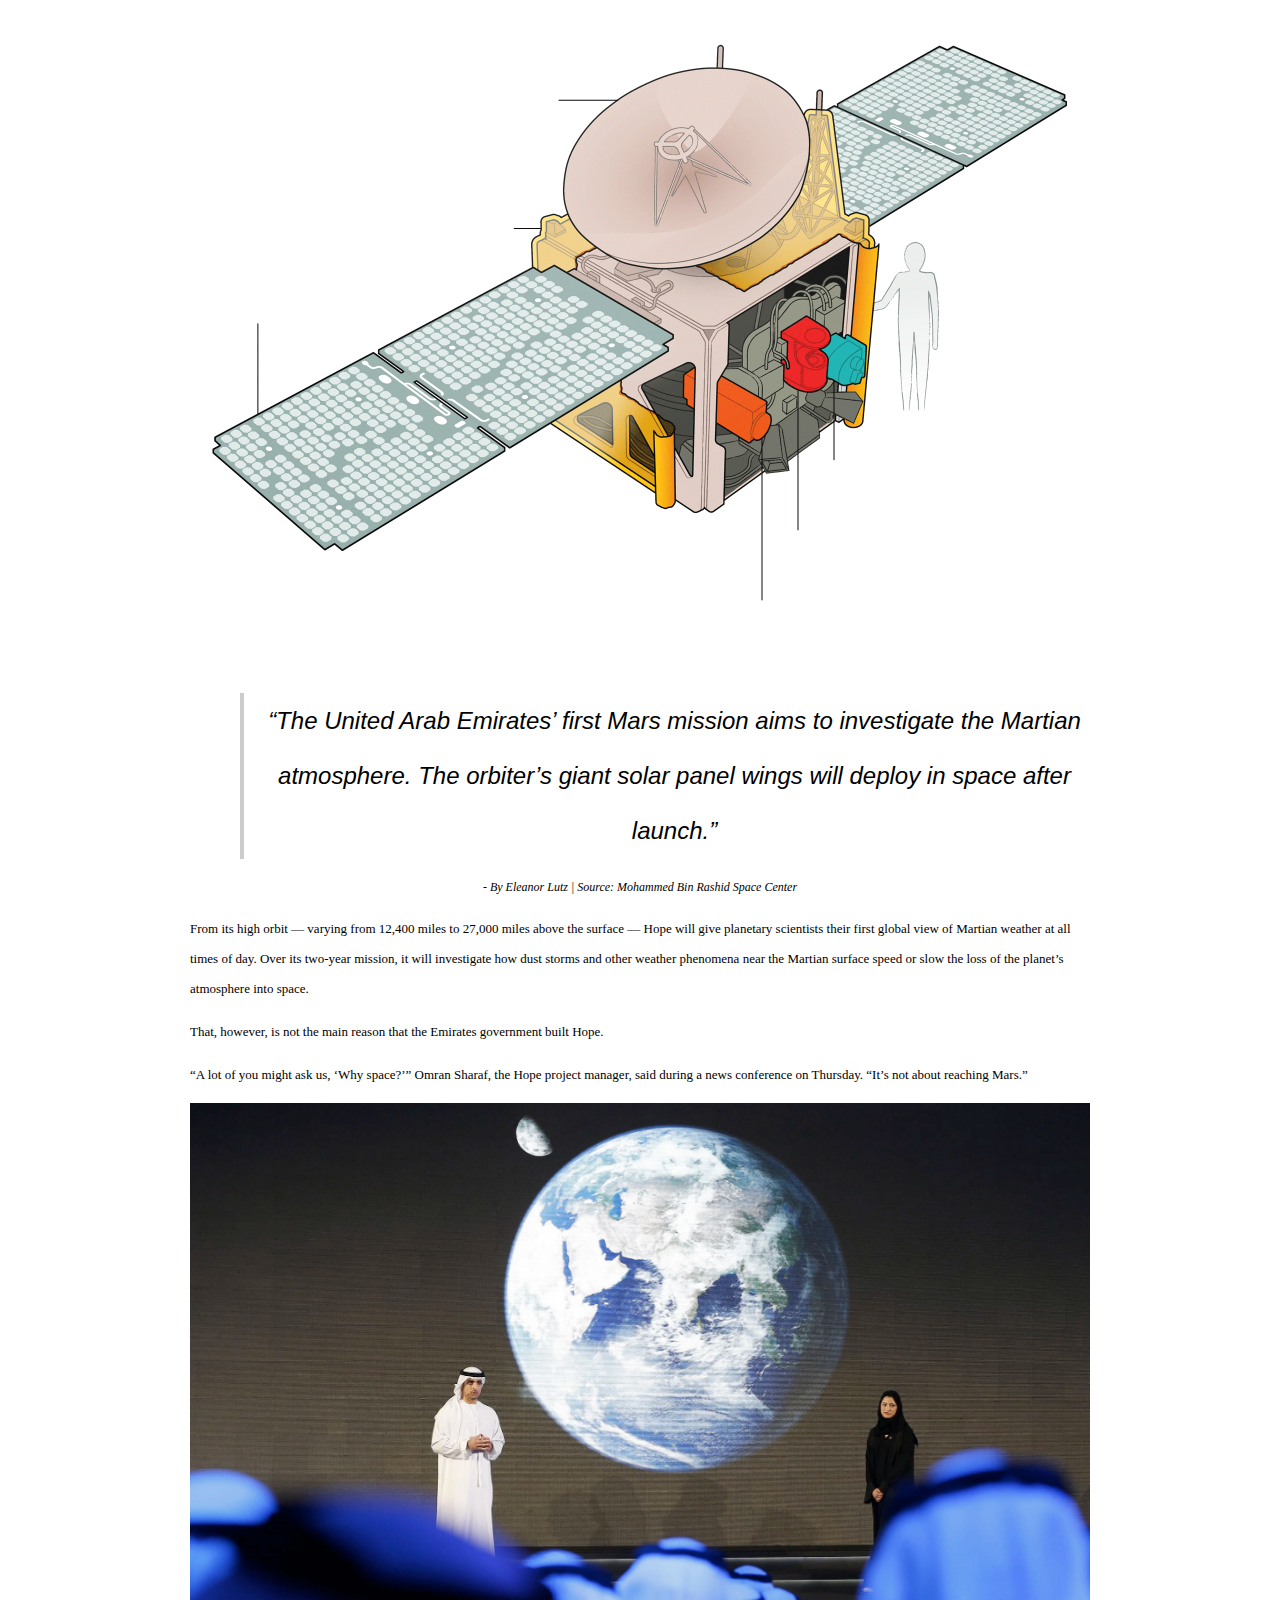
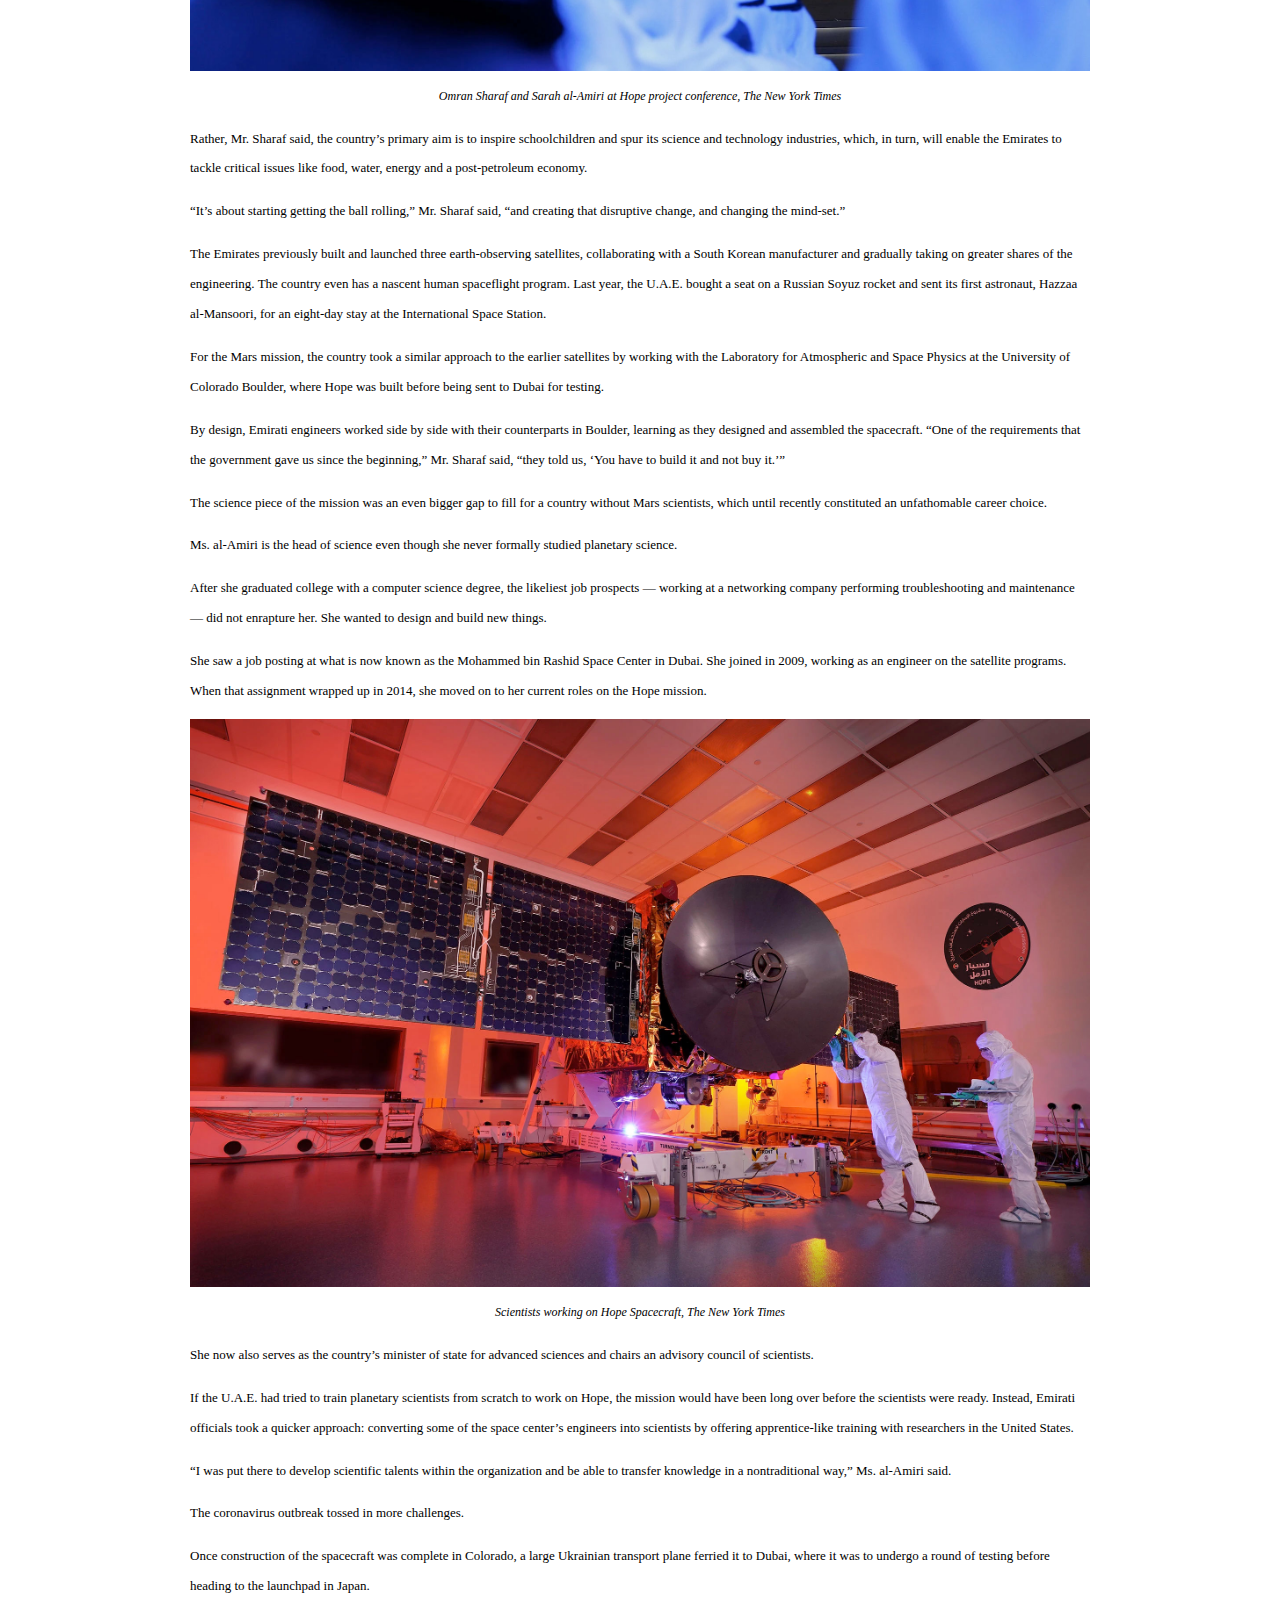
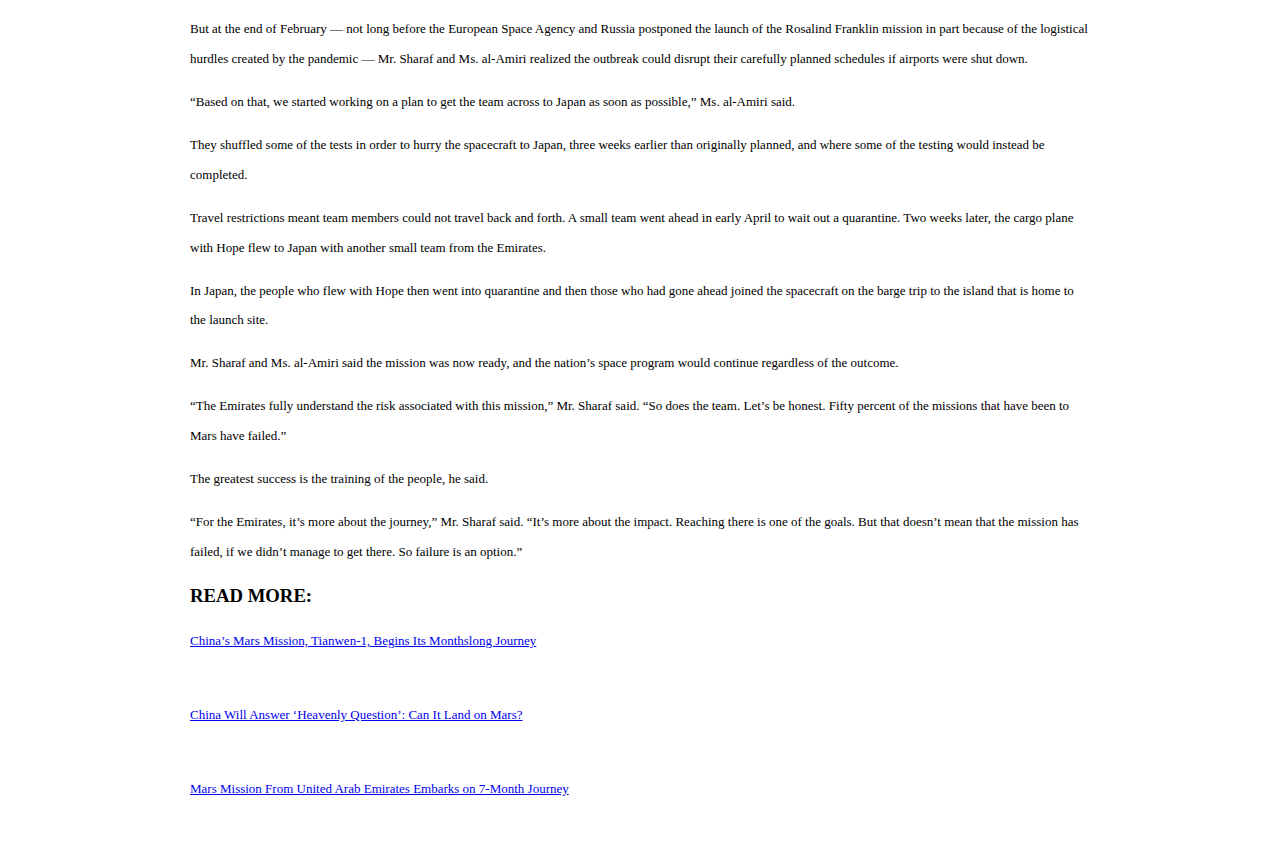
<file: ismail_layout/index.html>
<!DOCTYPE html>

<html lang="en">
  <head>
      <link rel = "stylesheet" type = "text/css" href = "style.css">
    <title></title>

  </head>
    <body>
      <div id="content">

        <h1> One small step for man, one giant leap for the United Arab Emirates </h1>

        How the United Arab Emirates Set Its Sights on Mars

        <div id="byline"> By Kenneth Chang | The New York Times </div>

        <p> As a girl growing up in Abu Dhabi, one of the United Arab Emirates, Sarah al-Amiri looked at an astronomy book with a photograph of Andromeda, the giant galaxy neighboring our Milky Way. </p>

        <img src="images/uae-mars1 (1).jpg" alt="Sarah al-Amiri" class="center">

        <p class="caption"> Sarah al-Amiri, The New York Times </p>

        <p> “I can’t describe it,” Ms. al-Amiri said in an interview, “but just to realize that something that was printed on a page was larger than anything that I’ve ever seen and dwarfs the planet that I live on.” </p>

        <p> When she was in college, there were few opportunities in the Middle East to pursue studies of the universe, and Ms. al-Amiri majored in computer science instead. But now, the U.A.E. is aiming to inspire its youth to pursue science and technology careers, and Ms. al-Amiri has forged a career pursuing the heavens. </p>

        <p> Just 33 years old, she is the head of science operations and the deputy project manager for a space probe that the U.A.E. is about to send to Mars </p>

        <p> A rocket lifting a spacecraft called Hope has begun its journey to Mars. The launch will be the boldest move yet by a country that is looking to establish a future that will long outlive its oil wealth, and sees a space program as one way to accomplish that goal. </p>

        <p> Mars will be much in the news for the next month, a once-every-26-month interlude when Earth and Mars line up to allow robotic spacecraft to make a relatively quick trip. After several delays, NASA’s next Mars rover, Perseverance, with instruments to search for chemical signs of past life, is scheduled to launch on July 30. China will also launched an ambitious mission to Mars, Tianwen-1 on July 23. </p>

        <p> A fourth mission, which would put a Russian-European rover named Rosalind Franklin on Mars, was pushed off the calendar because of technical hurdles that could not be cleared in time. </p>

        <p> Preparations for Hope, the smallest of the bunch, proceeded smoothly, and it was the first to be ready for liftoff. </p>

        <p> Because the U.A.E. does not yet have its own rocket industry, it bought the launch for Hope aboard an H-IIA rocket from Mitsubishi Heavy Industries, a machinery maker in Japan. Because of bad weather at the launchpad on an island in Japan, liftoff was delayed a number of times to Sunday, July 19, or Monday local time. </p>

        <blockquote> “It’s not about reaching Mars.” <br> Omran Sharaf, Hope project manager </blockquote>

        <p> About the size of a Mini Cooper car, Hope is to arrive in orbit around Mars in February. The spacecraft — which cost about $200 million to build and launch — will carry three instruments: an infrared spectrometer, an ultraviolet spectrometer and a camera. </p>

        <h2> THE HOPE SPACECRAFT </h2>

        <img src="images/hope-spacecraft-graphic (1).gif" alt="Hope Spacecraft" width="50%" max-width="500px" class="center">

        <p class="spacecraft"> “The United Arab Emirates’ first Mars mission aims to investigate the Martian atmosphere. The orbiter’s giant solar panel wings will deploy in space after launch.” </p>

        <p class="caption"> - By Eleanor Lutz | Source: Mohammed Bin Rashid Space Center </p>

        <!-- <div class="row">

          <div class="col-md-6">
            <div class="left">
            <img src="images/hope-spacecraft-graphic (1).gif" alt="Hope Spacecraft" width="100%" max-width="500px">
            <p> “By Eleanor Lutz | Source: Mohammed Bin Rashid Space Center” </p>
            </div>
          </div>

          <div class="col-md-6">
          <p class="spacecraft"> “The United Arab Emirates’ first Mars mission aims to investigate the Martian atmosphere. The orbiter’s giant solar panel wings will deploy in space after launch.” </p>
          </div>
        </div>
      -->

        <p> From its high orbit — varying from 12,400 miles to 27,000 miles above the surface — Hope will give planetary scientists their first global view of Martian weather at all times of day. Over its two-year mission, it will investigate how dust storms and other weather phenomena near the Martian surface speed or slow the loss of the planet’s atmosphere into space. </p>

        <p> That, however, is not the main reason that the Emirates government built Hope. </p>

        <p> “A lot of you might ask us, ‘Why space?’” Omran Sharaf, the Hope project manager, said during a news conference on Thursday. “It’s not about reaching Mars.” </p>

        <img src="images/uae-mars2 (1).jpg" alt="conference" class="center">

        <p class="caption"> Omran Sharaf and Sarah al-Amiri at Hope project conference, The New York Times </p>

        <p> Rather, Mr. Sharaf said, the country’s primary aim is to inspire schoolchildren and spur its science and technology industries, which, in turn, will enable the Emirates to tackle critical issues like food, water, energy and a post-petroleum economy. </p>

        <p> “It’s about starting getting the ball rolling,” Mr. Sharaf said, “and creating that disruptive change, and changing the mind-set.” </p>

        <p> The Emirates previously built and launched three earth-observing satellites, collaborating with a South Korean manufacturer and gradually taking on greater shares of the engineering. The country even has a nascent human spaceflight program. Last year, the U.A.E. bought a seat on a Russian Soyuz rocket and sent its first astronaut, Hazzaa al-Mansoori, for an eight-day stay at the International Space Station. </p>

        <p> For the Mars mission, the country took a similar approach to the earlier satellites by working with the Laboratory for Atmospheric and Space Physics at the University of Colorado Boulder, where Hope was built before being sent to Dubai for testing. </p>

        <p> By design, Emirati engineers worked side by side with their counterparts in Boulder, learning as they designed and assembled the spacecraft. “One of the requirements that the government gave us since the beginning,” Mr. Sharaf said, “they told us, ‘You have to build it and not buy it.’” </p>

        <p> The science piece of the mission was an even bigger gap to fill for a country without Mars scientists, which until recently constituted an unfathomable career choice. </p>

        <p> Ms. al-Amiri is the head of science even though she never formally studied planetary science. </p>

        <p> After she graduated college with a computer science degree, the likeliest job prospects — working at a networking company performing troubleshooting and maintenance — did not enrapture her. She wanted to design and build new things. </p>

        <p> She saw a job posting at what is now known as the Mohammed bin Rashid Space Center in Dubai. She joined in 2009, working as an engineer on the satellite programs. When that assignment wrapped up in 2014, she moved on to her current roles on the Hope mission. </p>

        <img src="images/uae-mars3 (1).jpg" alt="Scientists working on satellite" class="center">

        <p class="caption"> Scientists working on Hope Spacecraft, The New York Times </p>

        <p> She now also serves as the country’s minister of state for advanced sciences and chairs an advisory council of scientists. </p>

        <p> If the U.A.E. had tried to train planetary scientists from scratch to work on Hope, the mission would have been long over before the scientists were ready. Instead, Emirati officials took a quicker approach: converting some of the space center’s engineers into scientists by offering apprentice-like training with researchers in the United States. </p>

        <p> “I was put there to develop scientific talents within the organization and be able to transfer knowledge in a nontraditional way,” Ms. al-Amiri said. </p>

        <p> The coronavirus outbreak tossed in more challenges. </p>

        <p> Once construction of the spacecraft was complete in Colorado, a large Ukrainian transport plane ferried it to Dubai, where it was to undergo a round of testing before heading to the launchpad in Japan. </p>

        <p> But at the end of February — not long before the European Space Agency and Russia postponed the launch of the Rosalind Franklin mission in part because of the logistical hurdles created by the pandemic — Mr. Sharaf and Ms. al-Amiri realized the outbreak could disrupt their carefully planned schedules if airports were shut down. </p>

        <p> “Based on that, we started working on a plan to get the team across to Japan as soon as possible,” Ms. al-Amiri said. </p>

        <p> They shuffled some of the tests in order to hurry the spacecraft to Japan, three weeks earlier than originally planned, and where some of the testing would instead be completed. </p>

        <p> Travel restrictions meant team members could not travel back and forth. A small team went ahead in early April to wait out a quarantine. Two weeks later, the cargo plane with Hope flew to Japan with another small team from the Emirates. </p>

        <p> In Japan, the people who flew with Hope then went into quarantine and then those who had gone ahead joined the spacecraft on the barge trip to the island that is home to the launch site. </p>

        <p> Mr. Sharaf and Ms. al-Amiri said the mission was now ready, and the nation’s space program would continue regardless of the outcome. </p>

        <p> “The Emirates fully understand the risk associated with this mission,” Mr. Sharaf said. “So does the team. Let’s be honest. Fifty percent of the missions that have been to Mars have failed.” </p>

        <p> The greatest success is the training of the people, he said. </p>

        <p> “For the Emirates, it’s more about the journey,” Mr. Sharaf said. “It’s more about the impact. Reaching there is one of the goals. But that doesn’t mean that the mission has failed, if we didn’t manage to get there. So failure is an option.” </p>

        <!-- related links with hyperlinks -->
        <h3> READ MORE: </h3>

        <p><a href="https://www.nytimes.com/2020/07/22/science/mars-china-launch.html?action=click&block=associated_collection_recirc&impression_id=8fa169b0-cd41-11ea-9e45-6dfedec6de97&index=0&pgtype=Article&region=footer" target="_new"> China’s Mars Mission, Tianwen-1, Begins Its Monthslong Journey </a></p>

        <br>

        <p><a href="https://www.nytimes.com/2020/07/22/science/china-mars-mission.html?action=click&block=associated_collection_recirc&impression_id=8fa169b1-cd41-11ea-9e45-6dfedec6de97&index=1&pgtype=Article&region=footer" target="_new"> China Will Answer ‘Heavenly Question’: Can It Land on Mars? </a></p>

        <br>

        <p><a href="https://www.nytimes.com/2020/07/19/science/emirates-mars-mission.html?action=click&block=associated_collection_recirc&impression_id=8fa169b2-cd41-11ea-9e45-6dfedec6de97&index=2&pgtype=Article&region=footer" target="_new"> Mars Mission From United Arab Emirates Embarks on 7-Month Journey </a></p>

        <br>




        </div>
      </body>


  </html>
</file>
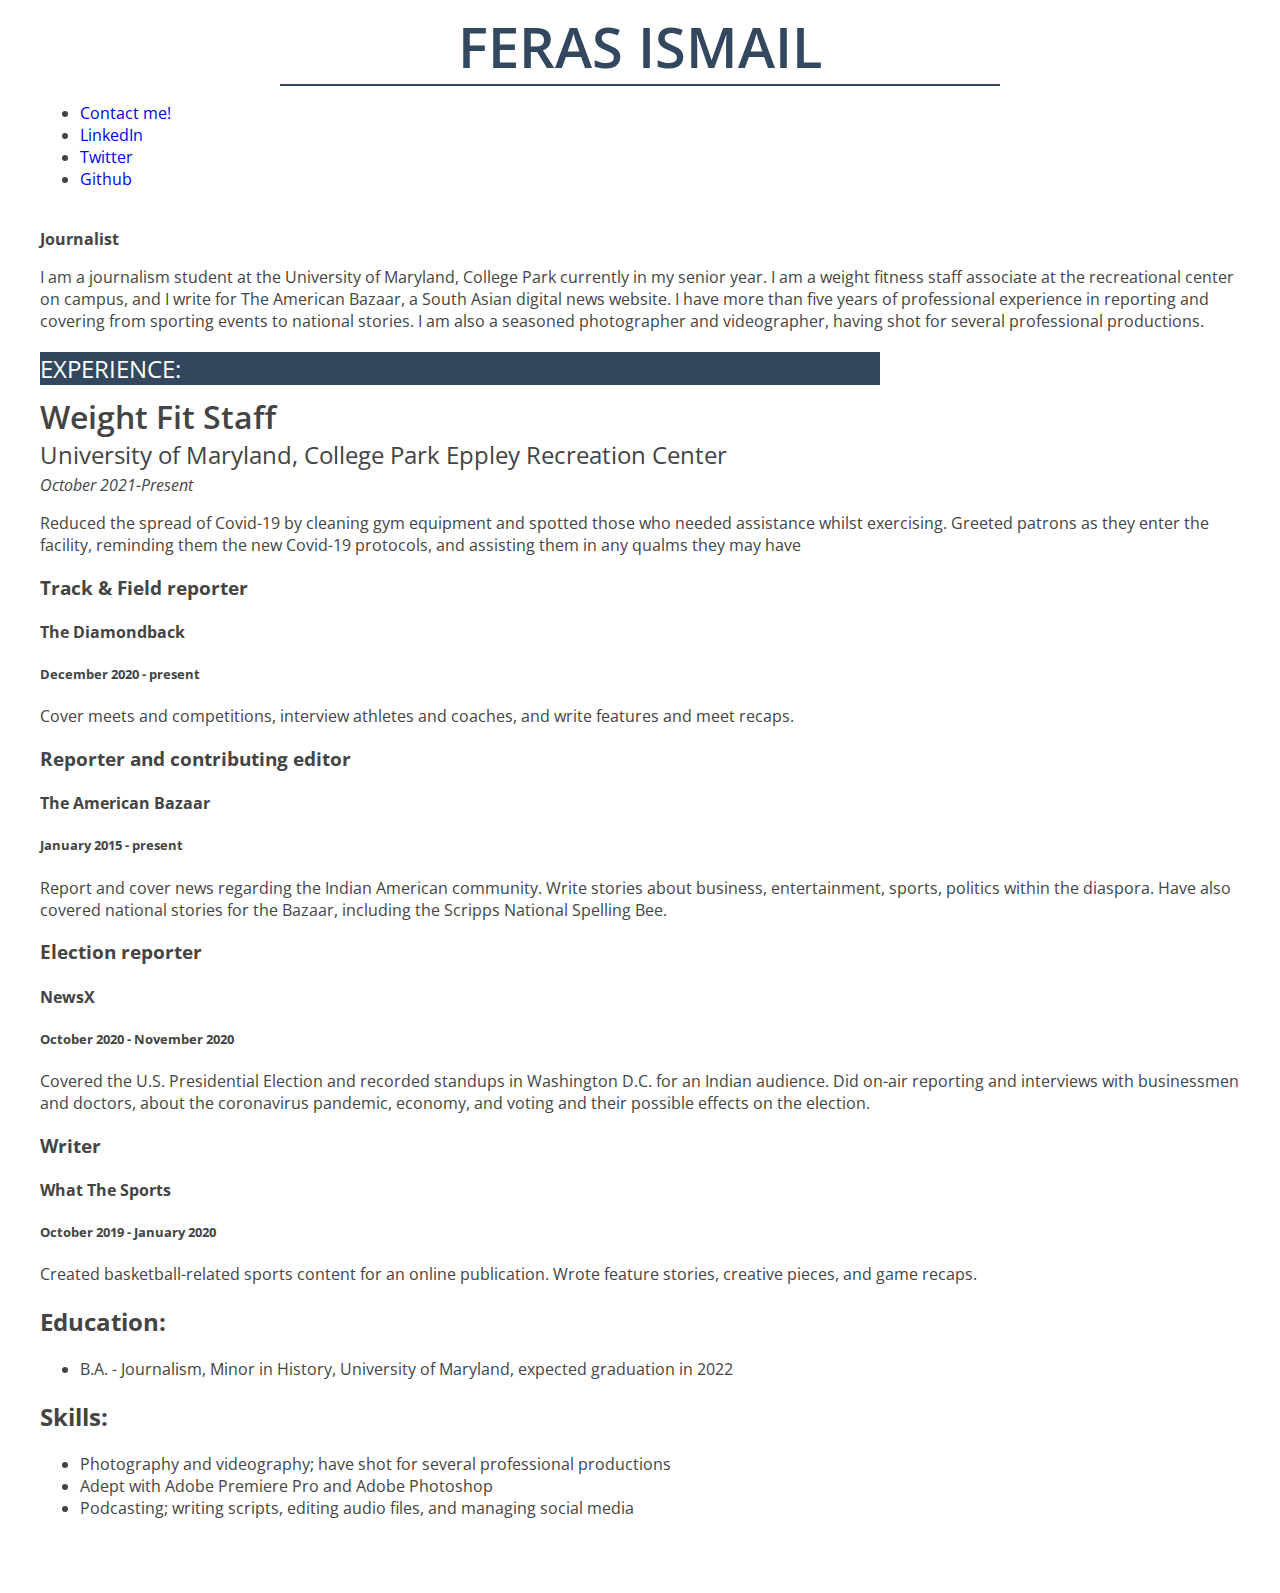
<file: resume/index.html>
<!doctype html>

<html lang="en">

<head>

  <title> Feras Ismail's resume </title>

  <link rel = "stylesheet" type = "text/css" href = "style.css">
  <link rel="preconnect" href="https://fonts.googleapis.com">
  <link rel="preconnect" href="https://fonts.gstatic.com" crossorigin>
  <link href="https://fonts.googleapis.com/css2?family=Open+Sans:wght@300;400;700&display=swap" rel="stylesheet">

</head>

<!-- -->

<body>
  <div id="container">

    <!-- I built this myself!!! -->
    <div id="name"> Feras Ismail </div>

    <!-- <img src = "feras_headshot.jpg" width = 300px> -->

  <!-- contact information -->
    <ul>
      <li><a href="mailto:fismail1@umd.edu"> Contact me! </a></li>
      <li><a href= "https://www.linkedin.com/in/feras-ismail"> LinkedIn </a></li>
      <li><a href= "https://twitter.com/feras_dream"> Twitter </a></li>
      <li><a href= "https://github.com/ferasismail"> Github </a></li>
    </ul>

    <br>

    <strong> Journalist </strong>

  <!-- mission statement -->
    <p> I am a journalism student at the University of Maryland, College Park currently in my senior year. I am a weight fitness staff associate at the recreational center on campus, and I write for The American Bazaar, a South Asian digital news website. I have more than five years of professional experience in reporting and covering from sporting events to national stories.  I am also a seasoned photographer and videographer, having shot for several professional productions. </p>

    <div class="sectionheader"> Experience: </div>

    <div class="jobtitle"> Weight Fit Staff </div>

    <div class="organization"> University of Maryland, College Park Eppley Recreation Center </div>

    <div class="date"> October 2021-Present </div>

    <p> Reduced the spread of Covid-19 by cleaning gym equipment and spotted those who needed assistance whilst exercising. Greeted patrons as they enter the facility, reminding them the new Covid-19 protocols, and assisting them in any qualms they may have </p>


    <h3> Track & Field reporter </h3>

    <h4> The Diamondback </h4>

    <h5> December 2020 - present </h5>

    <p> Cover meets and competitions, interview athletes and coaches, and write features and meet recaps. </p>


    <h3> Reporter and contributing editor </h3>

    <h4> The American Bazaar </h4>

    <h5> January 2015 - present </h5>

    <p> Report and cover news regarding the Indian American community. Write stories about business, entertainment, sports, politics within the diaspora. Have also covered national stories for the Bazaar, including the Scripps National Spelling Bee. </p>



    <h3> Election reporter </h3>

    <h4> NewsX </h4>

    <h5> October 2020 - November 2020 </h5>

    <p> Covered the U.S. Presidential Election and recorded standups in Washington D.C. for an Indian audience. Did on-air reporting and interviews with businessmen and doctors, about the coronavirus pandemic, economy, and voting and their possible effects on the election. <p>


    <h3> Writer </h3>

    <h4> What The Sports </h4>

    <h5> October 2019 - January 2020 </h5>

    <p> Created basketball-related sports content for an online publication. Wrote feature stories, creative pieces, and game recaps. </p>


    <h2> Education: </h2>
      <ul>
        <li> B.A. - Journalism, Minor in History, University of Maryland, expected graduation in 2022 </li>
      </ul>

    <h2> Skills: </h2>
      <ul>
        <li> Photography and videography; have shot for several professional productions </li>
        <li> Adept with Adobe Premiere Pro and Adobe Photoshop </li>
        <li> Podcasting; writing scripts, editing audio files, and managing social media </li>
      </ul>

    </div>
  </body>

  </html>
</file>
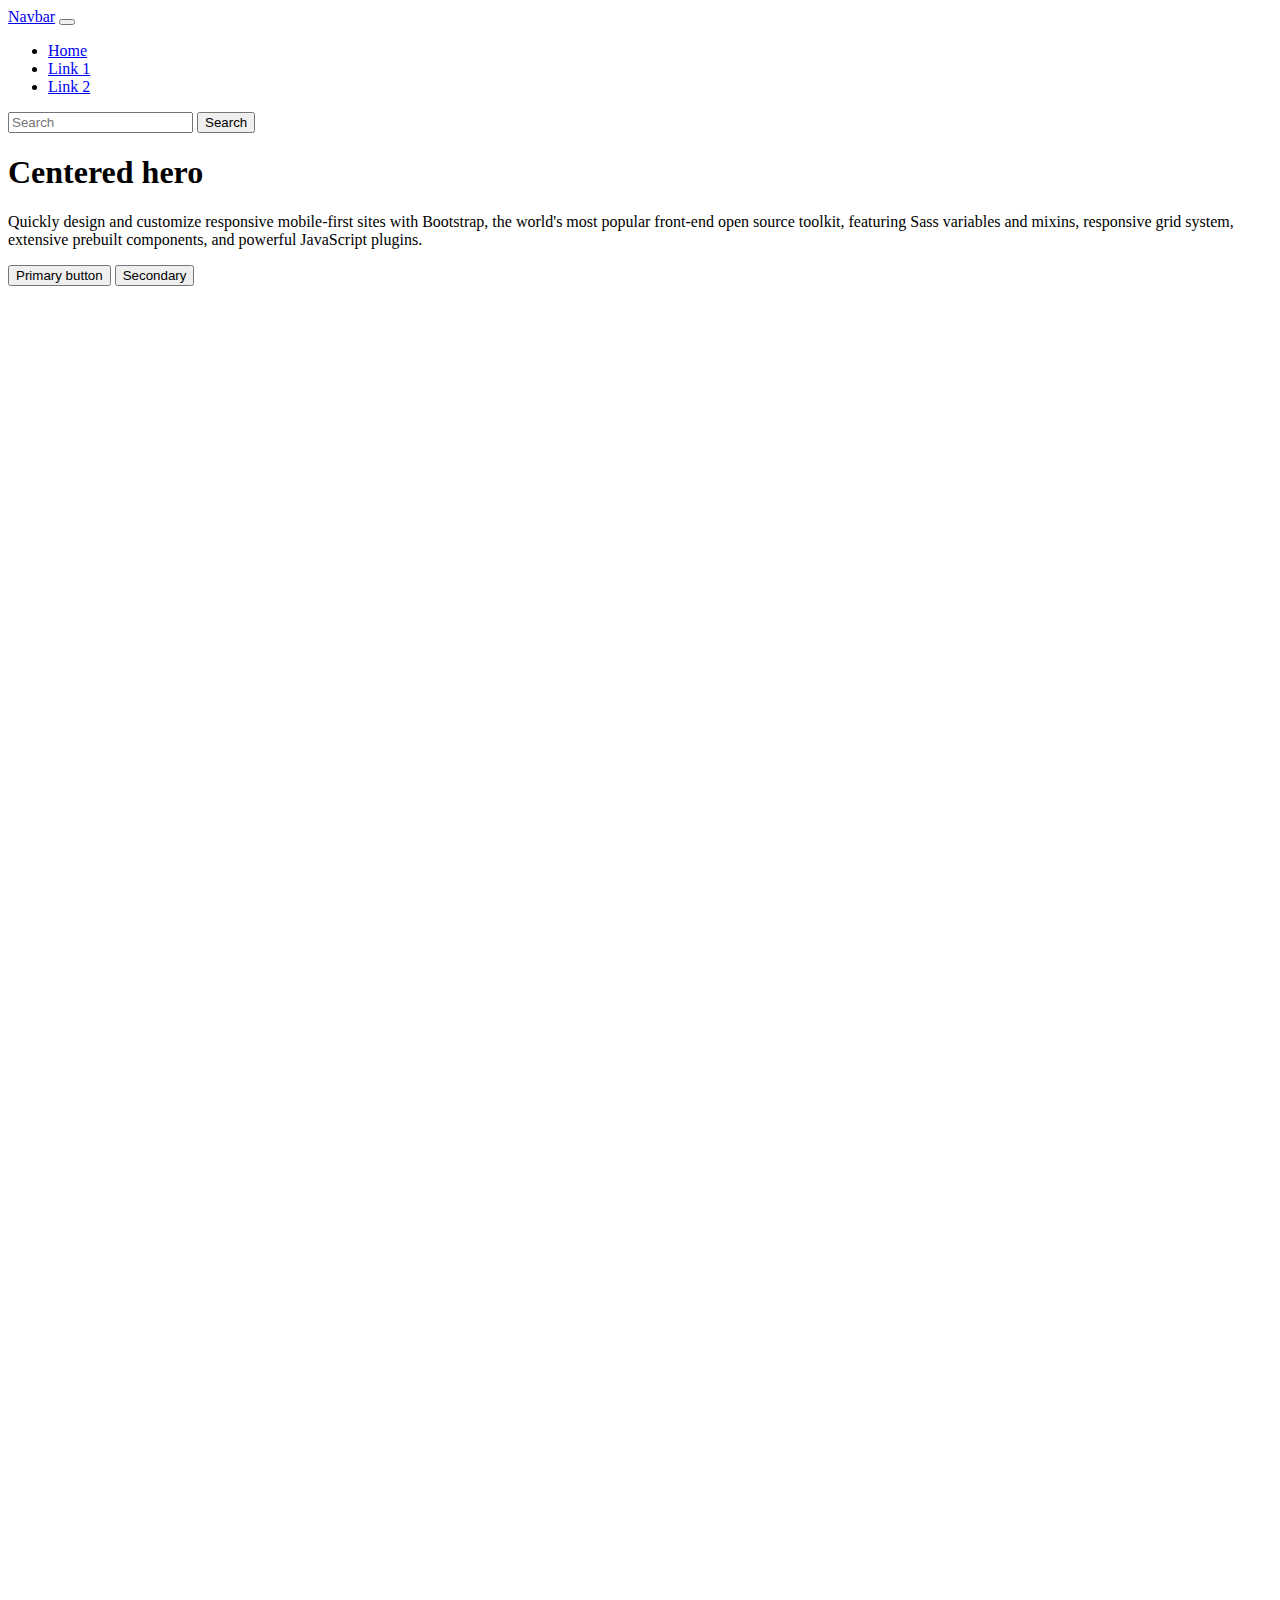
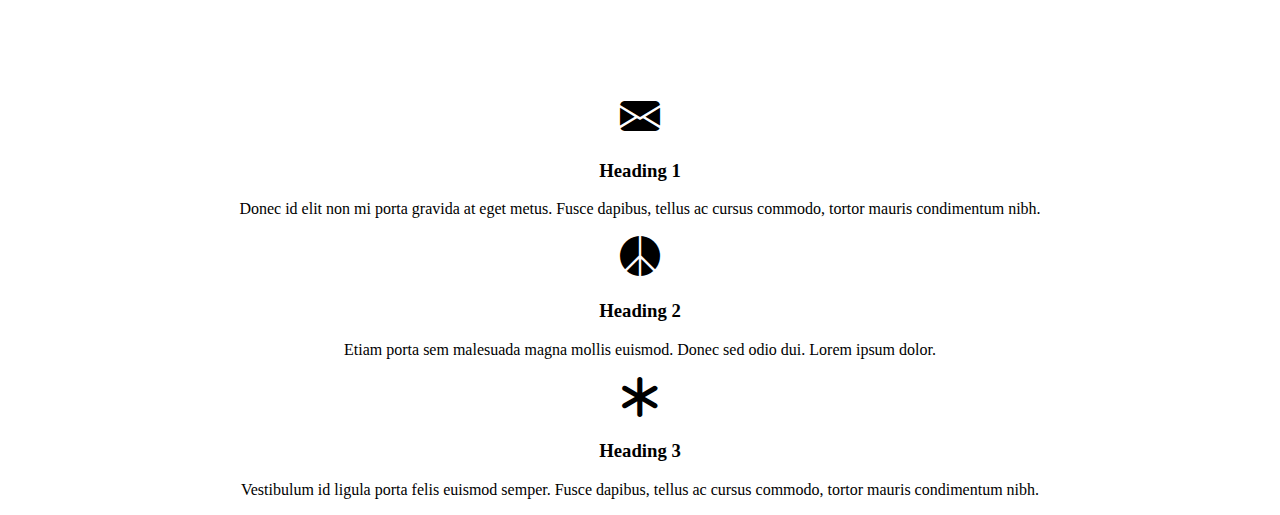
<file: data-viz/data-viz-assignment.html>
<!doctype html>


<html lang="en">

<head>

    <!-- Required meta tags -->

    <meta charset="utf-8">
    <meta name="viewport" content="width=device-width, initial-scale=1">
    <title>Bootstrap Template</title>
    <meta name="description" content="Merrill College of Journalism, UMD">
    <meta name="author" content="Feras Ismail">

    <!-- Bootstrap CSS with updated icon link-->
    <link href="https://cdn.jsdelivr.net/npm/bootstrap@5.0.2/dist/css/bootstrap.min.css" rel="stylesheet" integrity="sha384-EVSTQN3/azprG1Anm3QDgpJLIm9Nao0Yz1ztcQTwFspd3yD65VohhpuuCOmLASjC" crossorigin="anonymous">
    <link rel="stylesheet" href="https://cdn.jsdelivr.net/npm/bootstrap-icons@1.3.0/font/bootstrap-icons.css">

</head>

<body>

  <!-- Navbar start-->
  <nav class="navbar navbar-expand-lg navbar-light bg-light">
    <div class="container-fluid">
      <a class="navbar-brand" href="#">Navbar</a>
      <button class="navbar-toggler" type="button" data-bs-toggle="collapse" data-bs-target="#navbarSupportedContent" aria-controls="navbarSupportedContent" aria-expanded="false" aria-label="Toggle navigation">
        <span class="navbar-toggler-icon"></span>
      </button>

      <div class="collapse navbar-collapse" id="navbarSupportedContent">
        <ul class="navbar-nav me-auto mb-2 mb-lg-0">
          <li class="nav-item">
            <a class="nav-link active" aria-current="page" href="#">Home</a>
          </li>
          <li class="nav-item">
            <a class="nav-link" href="#">Link 1</a>
          </li>
          <li class="nav-item">
            <a class="nav-link" href="#">Link 2</a>
          </li>
            </ul>

        <form class="d-flex">
          <input class="form-control me-2" type="search" placeholder="Search" aria-label="Search">
          <button class="btn btn-outline-success" type="submit">Search</button>
        </form>
      </div>
    </div>
  </nav>

  <!-- Navbar end-->

  <!-- centered hero start-->

<div class="px-4 py-5 my-5 text-center">
 <h1 class="display-5 fw-bold">Centered hero</h1>
 <div class="col-lg-6 mx-auto">
   <p class="lead mb-4">Quickly design and customize responsive mobile-first sites with Bootstrap, the world's most popular front-end open source toolkit, featuring Sass variables and mixins, responsive grid system, extensive prebuilt components, and powerful JavaScript plugins.</p>
   <div class="d-grid gap-2 d-sm-flex justify-content-sm-center">
     <button type="button" class="btn btn-primary btn-lg px-4 gap-3">Primary button</button>
     <button type="button" class="btn btn-outline-secondary btn-lg px-4">Secondary</button>
   </div>
 </div>
</div>

<!-- Hero end-->

<div class ="graphic-container">

<iframe title="Geographical breakdown of trapped visa holders" aria-label="Map" id="datawrapper-chart-XoKQz" src="https://datawrapper.dwcdn.net/XoKQz/1/" scrolling="no" frameborder="0" style="width: 0; min-width: 100% !important; border: none;" height="767"></iframe><script type="text/javascript">!function(){"use strict";window.addEventListener("message",(function(e){if(void 0!==e.data["datawrapper-height"]){var t=document.querySelectorAll("iframe");for(var a in e.data["datawrapper-height"])for(var r=0;r<t.length;r++){if(t[r].contentWindow===e.source)t[r].style.height=e.data["datawrapper-height"][a]+"px"}}}))}();
</script>

<iframe title="Visa types of displaced citizens" aria-label="Pie Chart" id="datawrapper-chart-wJkKh" src="https://datawrapper.dwcdn.net/wJkKh/2/" scrolling="no" frameborder="0" style="width: 0; min-width: 100% !important; border: none;" height="443"></iframe><script type="text/javascript">!function(){"use strict";window.addEventListener("message",(function(e){if(void 0!==e.data["datawrapper-height"]){var t=document.querySelectorAll("iframe");for(var a in e.data["datawrapper-height"])for(var r=0;r<t.length;r++){if(t[r].contentWindow===e.source)t[r].style.height=e.data["datawrapper-height"][a]+"px"}}}))}();
</script>

<iframe title="Number of dependents in the US" aria-label="Column Chart" id="datawrapper-chart-dFjRU" src="https://datawrapper.dwcdn.net/dFjRU/2/" scrolling="no" frameborder="0" style="width: 0; min-width: 100% !important; border: none;" height="186"></iframe><script type="text/javascript">!function(){"use strict";window.addEventListener("message",(function(e){if(void 0!==e.data["datawrapper-height"]){var t=document.querySelectorAll("iframe");for(var a in e.data["datawrapper-height"])for(var r=0;r<t.length;r++){if(t[r].contentWindow===e.source)t[r].style.height=e.data["datawrapper-height"][a]+"px"}}}))}();
</script>

</div>

<!-- 3 columns with icons -->
<div class="container">

    <div class="row">

      <div class="col-md-4">
        <i class="bi bi-envelope-fill"></i>
        <h3>Heading 1</h3>
          <p>Donec id elit non mi porta gravida at eget metus. Fusce dapibus, tellus ac cursus commodo, tortor mauris condimentum nibh.</p>
        </div>

    <div class="col-md-4">
      <i class="bi bi-peace-fill"></i>
      <h3>Heading 2</h3>
        <p>Etiam porta sem malesuada magna mollis euismod. Donec sed odio dui. Lorem ipsum dolor.</p>
        </div>

    <div class="col-md-4">
      <i class="bi bi-asterisk"></i>
      <h3>Heading 3</h3>
        <p>Vestibulum id ligula porta felis euismod semper. Fusce dapibus, tellus ac cursus commodo, tortor mauris condimentum nibh.</p>
        </div>
    </div>
</div>

<!-- internal stylesheet -->
<style>

.bi {
  font-size:2.5em;
}

.col-md-4 {
  text-align: center;
}

</style>


 <!-- Separate Popper and Bootstrap JS goes at the bottom of your body section -->
    <script src="https://cdn.jsdelivr.net/npm/@popperjs/core@2.9.2/dist/umd/popper.min.js" integrity="sha384-IQsoLXl5PILFhosVNubq5LC7Qb9DXgDA9i+tQ8Zj3iwWAwPtgFTxbJ8NT4GN1R8p" crossorigin="anonymous"></script>

    <script src="https://cdn.jsdelivr.net/npm/bootstrap@5.0.2/dist/js/bootstrap.min.js" integrity="sha384-cVKIPhGWiC2Al4u+LWgxfKTRIcfu0JTxR+EQDz/bgldoEyl4H0zUF0QKbrJ0EcQF" crossorigin="anonymous"></script>

</body>

</html>
</file>
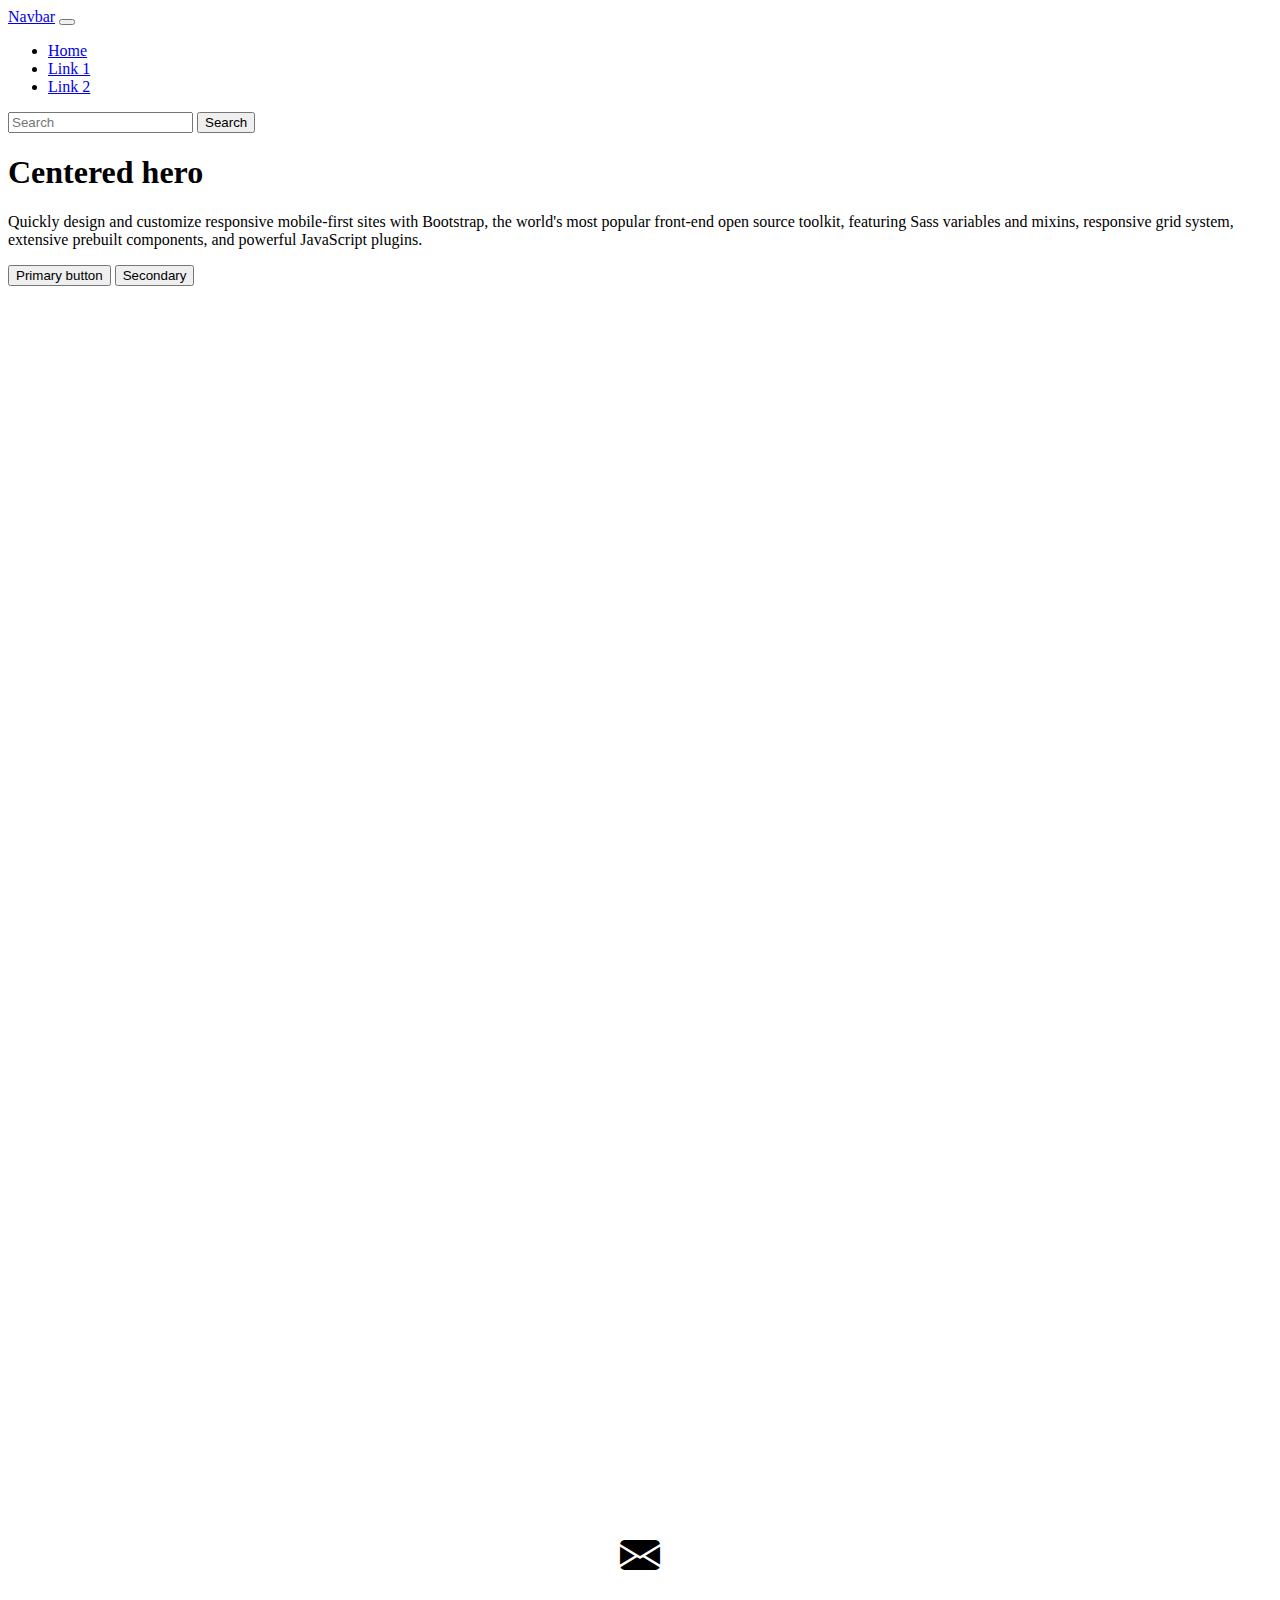
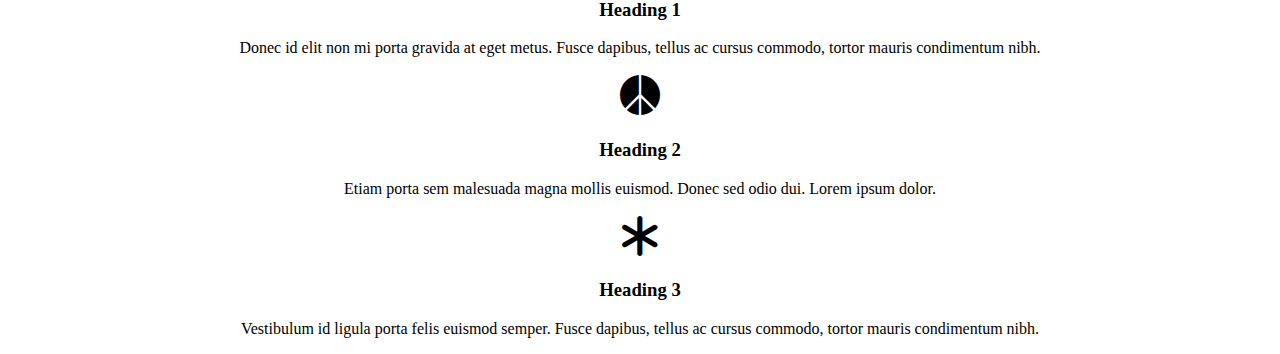
<file: data-viz/inclass-graphics.html>
<!doctype html>


<html lang="en">

<head>

    <!-- Required meta tags -->

    <meta charset="utf-8">
    <meta name="viewport" content="width=device-width, initial-scale=1">
    <title>Bootstrap Template</title>
    <meta name="description" content="Merrill College of Journalism, UMD">
    <meta name="author" content="Feras Ismail">

    <!-- Bootstrap CSS with updated icon link-->
    <link href="https://cdn.jsdelivr.net/npm/bootstrap@5.0.2/dist/css/bootstrap.min.css" rel="stylesheet" integrity="sha384-EVSTQN3/azprG1Anm3QDgpJLIm9Nao0Yz1ztcQTwFspd3yD65VohhpuuCOmLASjC" crossorigin="anonymous">
    <link rel="stylesheet" href="https://cdn.jsdelivr.net/npm/bootstrap-icons@1.3.0/font/bootstrap-icons.css">
</head>

<body>

  <!-- Navbar start-->
  <nav class="navbar navbar-expand-lg navbar-light bg-light">
    <div class="container-fluid">
      <a class="navbar-brand" href="#">Navbar</a>
      <button class="navbar-toggler" type="button" data-bs-toggle="collapse" data-bs-target="#navbarSupportedContent" aria-controls="navbarSupportedContent" aria-expanded="false" aria-label="Toggle navigation">
        <span class="navbar-toggler-icon"></span>
      </button>

      <div class="collapse navbar-collapse" id="navbarSupportedContent">
        <ul class="navbar-nav me-auto mb-2 mb-lg-0">
          <li class="nav-item">
            <a class="nav-link active" aria-current="page" href="#">Home</a>
          </li>
          <li class="nav-item">
            <a class="nav-link" href="#">Link 1</a>
          </li>
          <li class="nav-item">
            <a class="nav-link" href="#">Link 2</a>
          </li>
            </ul>

        <form class="d-flex">
          <input class="form-control me-2" type="search" placeholder="Search" aria-label="Search">
          <button class="btn btn-outline-success" type="submit">Search</button>
        </form>
      </div>
    </div>
  </nav>

  <!-- Navbar end-->

  <!-- centered hero start-->

<div class="px-4 py-5 my-5 text-center">
 <h1 class="display-5 fw-bold">Centered hero</h1>
 <div class="col-lg-6 mx-auto">
   <p class="lead mb-4">Quickly design and customize responsive mobile-first sites with Bootstrap, the world's most popular front-end open source toolkit, featuring Sass variables and mixins, responsive grid system, extensive prebuilt components, and powerful JavaScript plugins.</p>
   <div class="d-grid gap-2 d-sm-flex justify-content-sm-center">
     <button type="button" class="btn btn-primary btn-lg px-4 gap-3">Primary button</button>
     <button type="button" class="btn btn-outline-secondary btn-lg px-4">Secondary</button>
   </div>
 </div>
</div>

<!-- Hero end-->

<iframe title="Projected number of extreme heat events in Maryland for the year 2040" aria-label="Map" id="datawrapper-chart-BlLrW" src="https://datawrapper.dwcdn.net/BlLrW/1/" scrolling="no" frameborder="0" style="width: 0; min-width: 100% !important; border: none;" height="470"></iframe><script type="text/javascript">!function(){"use strict";window.addEventListener("message",(function(e){if(void 0!==e.data["datawrapper-height"]){var t=document.querySelectorAll("iframe");for(var a in e.data["datawrapper-height"])for(var r=0;r<t.length;r++){if(t[r].contentWindow===e.source)t[r].style.height=e.data["datawrapper-height"][a]+"px"}}}))}();
</script>

<iframe title="Baltimore has more than its share of heat-related deaths in Maryland" aria-label="Grouped Bars" id="datawrapper-chart-7rVSB" src="https://datawrapper.dwcdn.net/7rVSB/1/" scrolling="no" frameborder="0" style="width: 0; min-width: 100% !important; border: none;" height="769"></iframe><script type="text/javascript">!function(){"use strict";window.addEventListener("message",(function(e){if(void 0!==e.data["datawrapper-height"]){var t=document.querySelectorAll("iframe");for(var a in e.data["datawrapper-height"])for(var r=0;r<t.length;r++){if(t[r].contentWindow===e.source)t[r].style.height=e.data["datawrapper-height"][a]+"px"}}}))}();
</script>

<!-- 3 columns with icons -->
<div class="container">

    <div class="row">

      <div class="col-md-4">
        <i class="bi bi-envelope-fill"></i>
        <h3>Heading 1</h3>
          <p>Donec id elit non mi porta gravida at eget metus. Fusce dapibus, tellus ac cursus commodo, tortor mauris condimentum nibh.</p>
        </div>

    <div class="col-md-4">
      <i class="bi bi-peace-fill"></i>
      <h3>Heading 2</h3>
        <p>Etiam porta sem malesuada magna mollis euismod. Donec sed odio dui. Lorem ipsum dolor.</p>
        </div>

    <div class="col-md-4">
      <i class="bi bi-asterisk"></i>
      <h3>Heading 3</h3>
        <p>Vestibulum id ligula porta felis euismod semper. Fusce dapibus, tellus ac cursus commodo, tortor mauris condimentum nibh.</p>
        </div>
    </div>
</div>

<!-- internal stylesheet -->
<style>

.bi {
  font-size:2.5em;
}

.col-md-4 {
  text-align: center;
}

</style>


 <!-- Separate Popper and Bootstrap JS goes at the bottom of your body section -->
    <script src="https://cdn.jsdelivr.net/npm/@popperjs/core@2.9.2/dist/umd/popper.min.js" integrity="sha384-IQsoLXl5PILFhosVNubq5LC7Qb9DXgDA9i+tQ8Zj3iwWAwPtgFTxbJ8NT4GN1R8p" crossorigin="anonymous"></script>

    <script src="https://cdn.jsdelivr.net/npm/bootstrap@5.0.2/dist/js/bootstrap.min.js" integrity="sha384-cVKIPhGWiC2Al4u+LWgxfKTRIcfu0JTxR+EQDz/bgldoEyl4H0zUF0QKbrJ0EcQF" crossorigin="anonymous"></script>

</body>

</html>
</file>
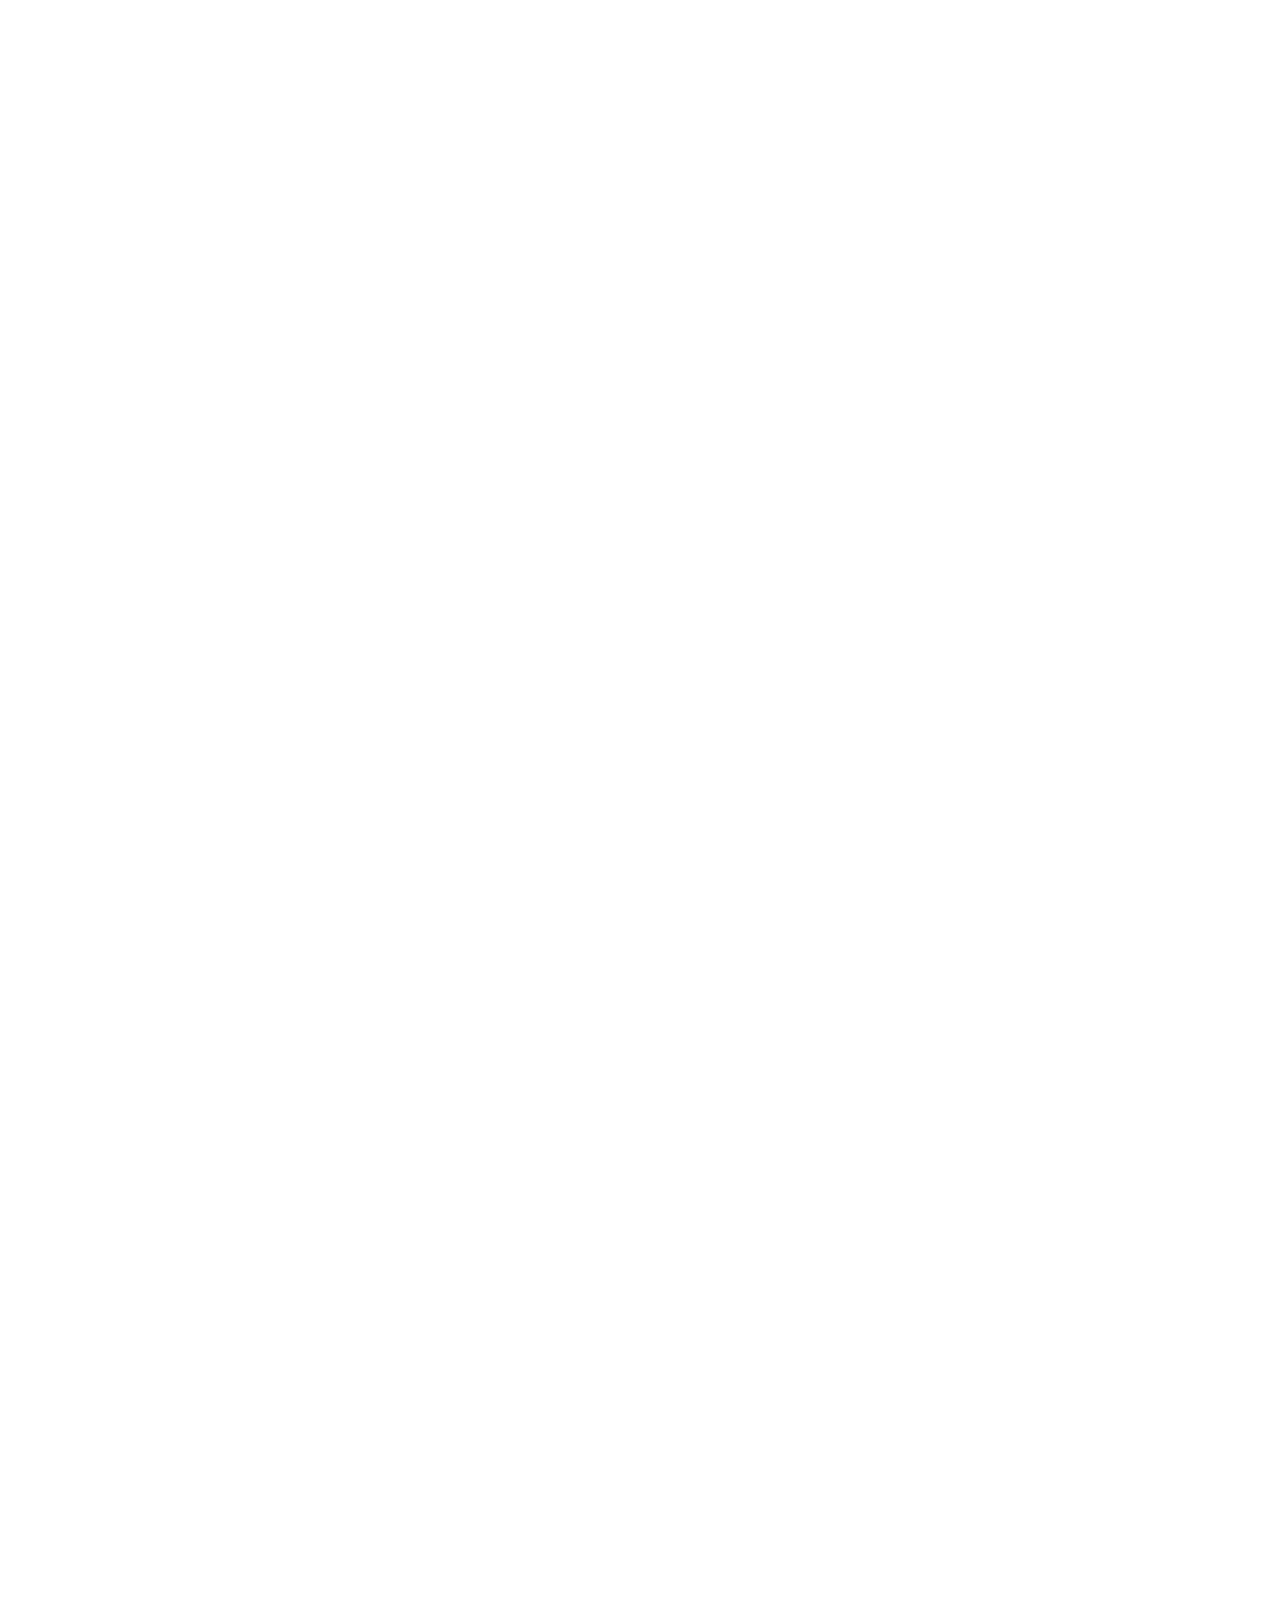
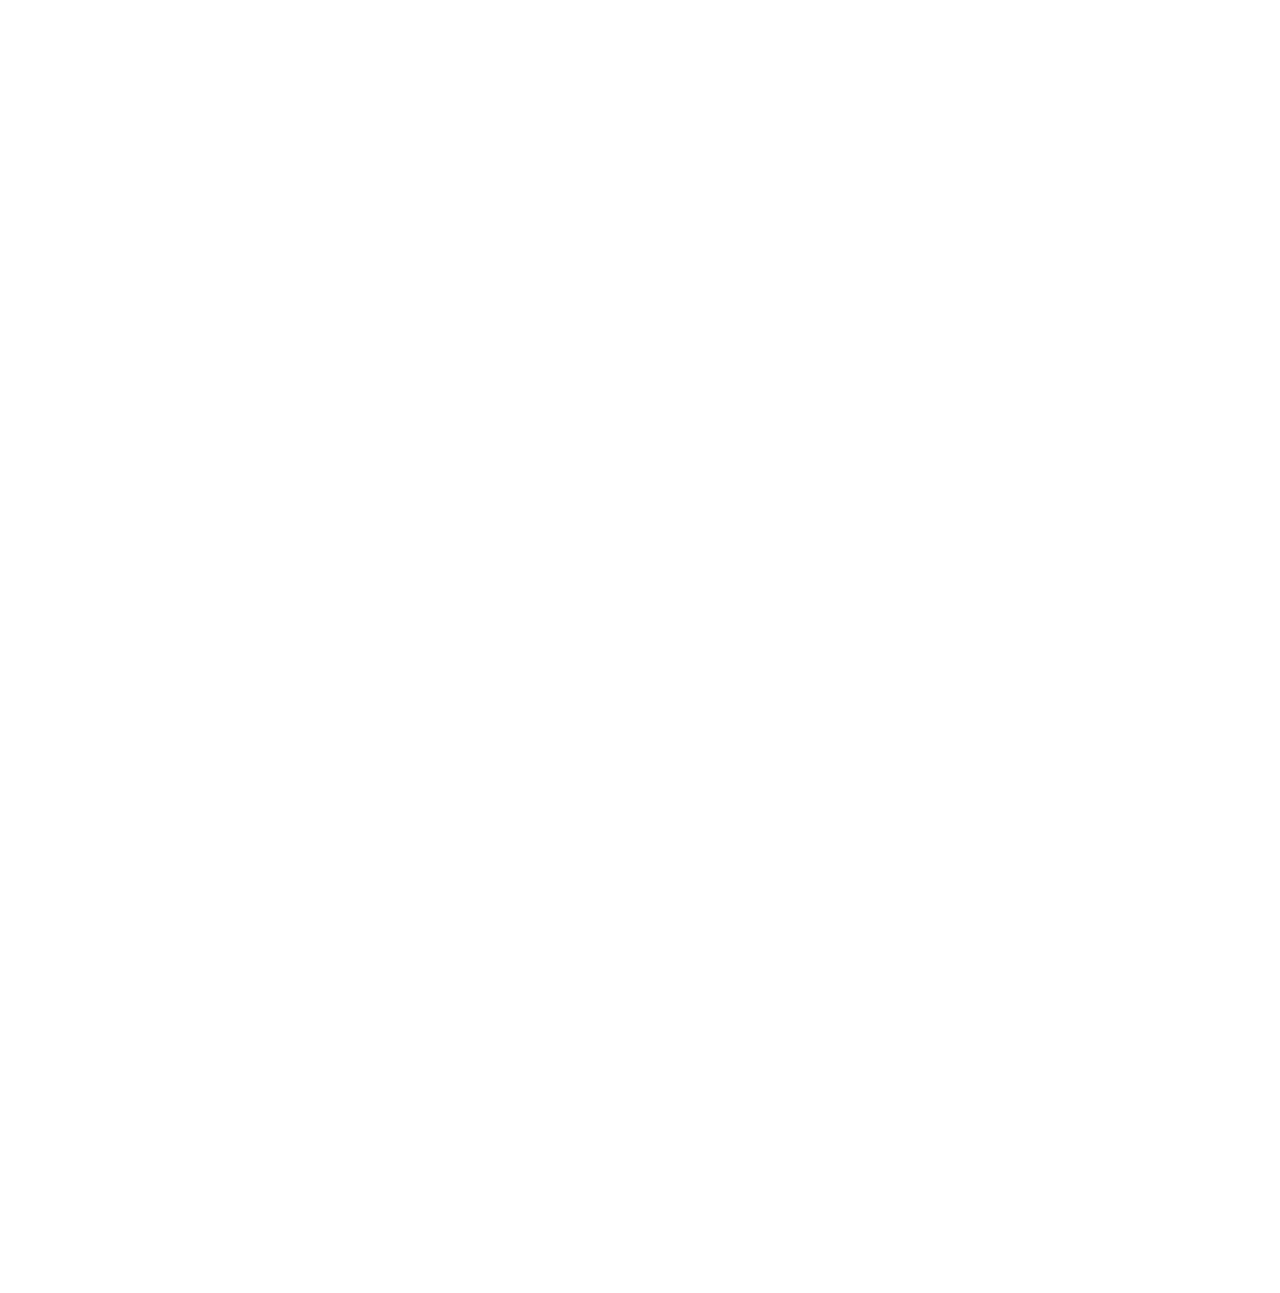
<file: midterm/midterm_masthead.html>
<!DOCTYPE html>
<html>
<head>
<meta charset="utf-8"/>
<meta http-equiv="X-UA-Compatible" content="IE=edge"/>
<meta name="viewport" content="width=device-width, initial-scale=1.0">
<title>Web 1920 – 1</title>
<style id="applicationStylesheet" type="text/css">
	.mediaViewInfo {
		--web-view-name: Web 1920 – 1;
		--web-view-id: Web_1920__1;
		--web-scale-on-resize: true;
		--web-show-by-media-query: true;
		--web-enable-deep-linking: true;
	}
	:root {
		--web-view-ids: Web_1920__1;
	}
	* {
		margin: 0;
		padding: 0;
		box-sizing: border-box;
		border: none;
	}
	#Web_1920__1 {
		position: absolute;
		width: 5418px;
		height: 2893px;
		background-color: rgba(255,255,255,1);
		overflow: hidden;
		--web-view-name: Web 1920 – 1;
		--web-view-id: Web_1920__1;
		--web-scale-on-resize: true;
		--web-show-by-media-query: true;
		--web-enable-deep-linking: true;
	}
	#CRYPTALK {
		left: 1751px;
		top: 1149px;
		position: absolute;
		overflow: visible;
		width: 1588px;
		white-space: nowrap;
		text-align: left;
		font-family: Roboto;
		font-style: normal;
		font-weight: bold;
		font-size: 300px;
		color: rgba(21,9,29,1);
		letter-spacing: 0.5px;
	}
	#Line_1 {
		fill: transparent;
		stroke: rgba(112,112,112,1);
		stroke-width: 10px;
		stroke-linejoin: miter;
		stroke-linecap: butt;
		stroke-miterlimit: 4;
		shape-rendering: auto;
	}
	.Line_1 {
		overflow: visible;
		position: absolute;
		width: 1626px;
		height: 10px;
		left: 1751px;
		top: 1544px;
		transform: matrix(1,0,0,1,0,0);
	}
	#The_Technology__Hub {
		left: 1952px;
		top: 1544px;
		position: absolute;
		overflow: visible;
		width: 1225px;
		white-space: nowrap;
		text-align: center;
		font-family: Roboto;
		font-style: normal;
		font-weight: bold;
		font-size: 150px;
		color: rgba(21,9,29,1);
		letter-spacing: 0.5px;
	}
</style>
<script id="applicationScript">
///////////////////////////////////////
// INITIALIZATION
///////////////////////////////////////

/**
 * Functionality for scaling, showing by media query, and navigation between multiple pages on a single page. 
 * Code subject to change.
 **/

if (window.console==null) { window["console"] = { log : function() {} } }; // some browsers do not set console

var Application = function() {
	// event constants
	this.prefix = "--web-";
	this.NAVIGATION_CHANGE = "viewChange";
	this.VIEW_NOT_FOUND = "viewNotFound";
	this.VIEW_CHANGE = "viewChange";
	this.VIEW_CHANGING = "viewChanging";
	this.STATE_NOT_FOUND = "stateNotFound";
	this.APPLICATION_COMPLETE = "applicationComplete";
	this.APPLICATION_RESIZE = "applicationResize";
	this.SIZE_STATE_NAME = "data-is-view-scaled";
	this.STATE_NAME = this.prefix + "state";

	this.lastTrigger = null;
	this.lastView = null;
	this.lastState = null;
	this.lastOverlay = null;
	this.currentView = null;
	this.currentState = null;
	this.currentOverlay = null;
	this.currentQuery = {index: 0, rule: null, mediaText: null, id: null};
	this.inclusionQuery = "(min-width: 0px)";
	this.exclusionQuery = "none and (min-width: 99999px)";
	this.LastModifiedDateLabelName = "LastModifiedDateLabel";
	this.viewScaleSliderId = "ViewScaleSliderInput";
	this.pageRefreshedName = "showPageRefreshedNotification";
	this.application = null;
	this.applicationStylesheet = null;
	this.showByMediaQuery = null;
	this.mediaQueryDictionary = {};
	this.viewsDictionary = {};
	this.addedViews = [];
	this.viewStates = [];
	this.views = [];
	this.viewIds = [];
	this.viewQueries = {};
	this.overlays = {};
	this.overlayIds = [];
	this.numberOfViews = 0;
	this.verticalPadding = 0;
	this.horizontalPadding = 0;
	this.stateName = null;
	this.viewScale = 1;
	this.viewLeft = 0;
	this.viewTop = 0;
	this.horizontalScrollbarsNeeded = false;
	this.verticalScrollbarsNeeded = false;

	// view settings
	this.showUpdateNotification = false;
	this.showNavigationControls = false;
	this.scaleViewsToFit = false;
	this.scaleToFitOnDoubleClick = false;
	this.actualSizeOnDoubleClick = false;
	this.scaleViewsOnResize = false;
	this.navigationOnKeypress = false;
	this.showViewName = false;
	this.enableDeepLinking = true;
	this.refreshPageForChanges = false;
	this.showRefreshNotifications = true;

	// view controls
	this.scaleViewSlider = null;
	this.lastModifiedLabel = null;
	this.supportsPopState = false; // window.history.pushState!=null;
	this.initialized = false;

	// refresh properties
	this.refreshDuration = 250;
	this.lastModifiedDate = null;
	this.refreshRequest = null;
	this.refreshInterval = null;
	this.refreshContent = null;
	this.refreshContentSize = null;
	this.refreshCheckContent = false;
	this.refreshCheckContentSize = false;

	var self = this;

	self.initialize = function(event) {
		var view = self.getVisibleView();
		var views = self.getVisibleViews();
		if (view==null) view = self.getInitialView();
		self.collectViews();
		self.collectOverlays();
		self.collectMediaQueries();

		for (let index = 0; index < views.length; index++) {
			var view = views[index];
			self.setViewOptions(view);
			self.setViewVariables(view);
			self.centerView(view);
		}

		// sometimes the body size is 0 so we call this now and again later
		if (self.initialized) {
			window.addEventListener(self.NAVIGATION_CHANGE, self.viewChangeHandler);
			window.addEventListener("keyup", self.keypressHandler);
			window.addEventListener("keypress", self.keypressHandler);
			window.addEventListener("resize", self.resizeHandler);
			window.document.addEventListener("dblclick", self.doubleClickHandler);

			if (self.supportsPopState) {
				window.addEventListener('popstate', self.popStateHandler);
			}
			else {
				window.addEventListener('hashchange', self.hashChangeHandler);
			}

			// we are ready to go
			window.dispatchEvent(new Event(self.APPLICATION_COMPLETE));
		}

		if (self.initialized==false) {
			if (self.enableDeepLinking) {
				self.syncronizeViewToURL();
			} 
	
			if (self.refreshPageForChanges) {
				self.setupRefreshForChanges();
			}
	
			self.initialized = true;
		}
		
		if (self.scaleViewsToFit) {
			self.viewScale = self.scaleViewToFit(view);
			
			if (self.viewScale<0) {
				setTimeout(self.scaleViewToFit, 500, view);
			}
		}
		else if (view) {
			self.viewScale = self.getViewScaleValue(view);
			self.centerView(view);
			self.updateSliderValue(self.viewScale);
		}
		else {
			// no view found
		}
	
		if (self.showUpdateNotification) {
			self.showNotification();
		}

		//"addEventListener" in window ? null : window.addEventListener = window.attachEvent;
		//"addEventListener" in document ? null : document.addEventListener = document.attachEvent;
	}


	///////////////////////////////////////
	// AUTO REFRESH 
	///////////////////////////////////////

	self.setupRefreshForChanges = function() {
		self.refreshRequest = new XMLHttpRequest();

		if (!self.refreshRequest) {
			return false;
		}

		// get document start values immediately
		self.requestRefreshUpdate();
	}

	/**
	 * Attempt to check the last modified date by the headers 
	 * or the last modified property from the byte array (experimental)
	 **/
	self.requestRefreshUpdate = function() {
		var url = document.location.href;
		var protocol = window.location.protocol;
		var method;
		
		try {

			if (self.refreshCheckContentSize) {
				self.refreshRequest.open('HEAD', url, true);
			}
			else if (self.refreshCheckContent) {
				self.refreshContent = document.documentElement.outerHTML;
				self.refreshRequest.open('GET', url, true);
				self.refreshRequest.responseType = "text";
			}
			else {

				// get page last modified date for the first call to compare to later
				if (self.lastModifiedDate==null) {

					// File system does not send headers in FF so get blob if possible
					if (protocol=="file:") {
						self.refreshRequest.open("GET", url, true);
						self.refreshRequest.responseType = "blob";
					}
					else {
						self.refreshRequest.open("HEAD", url, true);
						self.refreshRequest.responseType = "blob";
					}

					self.refreshRequest.onload = self.refreshOnLoadOnceHandler;

					// In some browsers (Chrome & Safari) this error occurs at send: 
					// 
					// Chrome - Access to XMLHttpRequest at 'file:///index.html' from origin 'null' 
					// has been blocked by CORS policy: 
					// Cross origin requests are only supported for protocol schemes: 
					// http, data, chrome, chrome-extension, https.
					// 
					// Safari - XMLHttpRequest cannot load file:///Users/user/Public/index.html. Cross origin requests are only supported for HTTP.
					// 
					// Solution is to run a local server, set local permissions or test in another browser
					self.refreshRequest.send(null);

					// In MS browsers the following behavior occurs possibly due to an AJAX call to check last modified date: 
					// 
					// DOM7011: The code on this page disabled back and forward caching.

					// In Brave (Chrome) error when on the server
					// index.js:221 HEAD https://www.example.com/ net::ERR_INSUFFICIENT_RESOURCES
					// self.refreshRequest.send(null);

				}
				else {
					self.refreshRequest = new XMLHttpRequest();
					self.refreshRequest.onreadystatechange = self.refreshHandler;
					self.refreshRequest.ontimeout = function() {
						self.log("Couldn't find page to check for updates");
					}
					
					var method;
					if (protocol=="file:") {
						method = "GET";
					}
					else {
						method = "HEAD";
					}

					//refreshRequest.open('HEAD', url, true);
					self.refreshRequest.open(method, url, true);
					self.refreshRequest.responseType = "blob";
					self.refreshRequest.send(null);
				}
			}
		}
		catch (error) {
			self.log("Refresh failed for the following reason:")
			self.log(error);
		}
	}

	self.refreshHandler = function() {
		var contentSize;

		try {

			if (self.refreshRequest.readyState === XMLHttpRequest.DONE) {
				
				if (self.refreshRequest.status === 2 || 
					self.refreshRequest.status === 200) {
					var pageChanged = false;

					self.updateLastModifiedLabel();

					if (self.refreshCheckContentSize) {
						var lastModifiedHeader = self.refreshRequest.getResponseHeader("Last-Modified");
						contentSize = self.refreshRequest.getResponseHeader("Content-Length");
						//lastModifiedDate = refreshRequest.getResponseHeader("Last-Modified");
						var headers = self.refreshRequest.getAllResponseHeaders();
						var hasContentHeader = headers.indexOf("Content-Length")!=-1;
						
						if (hasContentHeader) {
							contentSize = self.refreshRequest.getResponseHeader("Content-Length");

							// size has not been set yet
							if (self.refreshContentSize==null) {
								self.refreshContentSize = contentSize;
								// exit and let interval call this method again
								return;
							}

							if (contentSize!=self.refreshContentSize) {
								pageChanged = true;
							}
						}
					}
					else if (self.refreshCheckContent) {

						if (self.refreshRequest.responseText!=self.refreshContent) {
							pageChanged = true;
						}
					}
					else {
						lastModifiedHeader = self.getLastModified(self.refreshRequest);

						if (self.lastModifiedDate!=lastModifiedHeader) {
							self.log("lastModifiedDate:" + self.lastModifiedDate + ",lastModifiedHeader:" +lastModifiedHeader);
							pageChanged = true;
						}

					}

					
					if (pageChanged) {
						clearInterval(self.refreshInterval);
						self.refreshUpdatedPage();
						return;
					}

				}
				else {
					self.log('There was a problem with the request.');
				}

			}
		}
		catch( error ) {
			//console.log('Caught Exception: ' + error);
		}
	}

	self.refreshOnLoadOnceHandler = function(event) {

		// get the last modified date
		if (self.refreshRequest.response) {
			self.lastModifiedDate = self.getLastModified(self.refreshRequest);

			if (self.lastModifiedDate!=null) {

				if (self.refreshInterval==null) {
					self.refreshInterval = setInterval(self.requestRefreshUpdate, self.refreshDuration);
				}
			}
			else {
				self.log("Could not get last modified date from the server");
			}
		}
	}

	self.refreshUpdatedPage = function() {
		if (self.showRefreshNotifications) {
			var date = new Date().setTime((new Date().getTime()+10000));
			document.cookie = encodeURIComponent(self.pageRefreshedName) + "=true" + "; max-age=6000;" + " path=/";
		}

		document.location.reload(true);
	}

	self.showNotification = function(duration) {
		var notificationID = self.pageRefreshedName+"ID";
		var notification = document.getElementById(notificationID);
		if (duration==null) duration = 4000;

		if (notification!=null) {return;}

		notification = document.createElement("div");
		notification.id = notificationID;
		notification.textContent = "PAGE UPDATED";
		var styleRule = ""
		styleRule = "position: fixed; padding: 7px 16px 6px 16px; font-family: Arial, sans-serif; font-size: 10px; font-weight: bold; left: 50%;";
		styleRule += "top: 20px; background-color: rgba(0,0,0,.5); border-radius: 12px; color:rgb(235, 235, 235); transition: all 2s linear;";
		styleRule += "transform: translateX(-50%); letter-spacing: .5px; filter: drop-shadow(2px 2px 6px rgba(0, 0, 0, .1)); cursor: pointer";
		notification.setAttribute("style", styleRule);

		notification.className = "PageRefreshedClass";
		notification.addEventListener("click", function() {
			notification.parentNode.removeChild(notification);
		});
		
		document.body.appendChild(notification);

		setTimeout(function() {
			notification.style.opacity = "0";
			notification.style.filter = "drop-shadow( 0px 0px 0px rgba(0,0,0, .5))";
			setTimeout(function() {
				try {
					notification.parentNode.removeChild(notification);
				} catch(error) {}
			}, duration)
		}, duration);

		document.cookie = encodeURIComponent(self.pageRefreshedName) + "=; max-age=1; path=/";
	}

	/**
	 * Get the last modified date from the header 
	 * or file object after request has been received
	 **/
	self.getLastModified = function(request) {
		var date;

		// file protocol - FILE object with last modified property
		if (request.response && request.response.lastModified) {
			date = request.response.lastModified;
		}
		
		// http protocol - check headers
		if (date==null) {
			date = request.getResponseHeader("Last-Modified");
		}

		return date;
	}

	self.updateLastModifiedLabel = function() {
		var labelValue = "";
		
		if (self.lastModifiedLabel==null) {
			self.lastModifiedLabel = document.getElementById("LastModifiedLabel");
		}

		if (self.lastModifiedLabel) {
			var seconds = parseInt(((new Date().getTime() - Date.parse(document.lastModified)) / 1000 / 60) * 100 + "");
			var minutes = 0;
			var hours = 0;

			if (seconds < 60) {
				seconds = Math.floor(seconds/10)*10;
				labelValue = seconds + " seconds";
			}
			else {
				minutes = parseInt((seconds/60) + "");

				if (minutes>60) {
					hours = parseInt((seconds/60/60) +"");
					labelValue += hours==1 ? " hour" : " hours";
				}
				else {
					labelValue = minutes+"";
					labelValue += minutes==1 ? " minute" : " minutes";
				}
			}
			
			if (seconds<10) {
				labelValue = "Updated now";
			}
			else {
				labelValue = "Updated " + labelValue + " ago";
			}

			if (self.lastModifiedLabel.firstElementChild) {
				self.lastModifiedLabel.firstElementChild.textContent = labelValue;

			}
			else if ("textContent" in self.lastModifiedLabel) {
				self.lastModifiedLabel.textContent = labelValue;
			}
		}
	}

	self.getShortString = function(string, length) {
		if (length==null) length = 30;
		string = string!=null ? string.substr(0, length).replace(/\n/g, "") : "[String is null]";
		return string;
	}

	self.getShortNumber = function(value, places) {
		if (places==null || places<1) places = 4;
		value = Math.round(value * Math.pow(10,places)) / Math.pow(10, places);
		return value;
	}

	///////////////////////////////////////
	// NAVIGATION CONTROLS
	///////////////////////////////////////

	self.updateViewLabel = function() {
		var viewNavigationLabel = document.getElementById("ViewNavigationLabel");
		var view = self.getVisibleView();
		var viewIndex = view ? self.getViewIndex(view) : -1;
		var viewName = view ? self.getViewPreferenceValue(view, self.prefix + "view-name") : null;
		var viewId = view ? view.id : null;

		if (viewNavigationLabel && view) {
			if (viewName && viewName.indexOf('"')!=-1) {
				viewName = viewName.replace(/"/g, "");
			}

			if (self.showViewName) {
				viewNavigationLabel.textContent = viewName;
				self.setTooltip(viewNavigationLabel, viewIndex + 1 + " of " + self.numberOfViews);
			}
			else {
				viewNavigationLabel.textContent = viewIndex + 1 + " of " + self.numberOfViews;
				self.setTooltip(viewNavigationLabel, viewName);
			}

		}
	}

	self.updateURL = function(view) {
		view = view == null ? self.getVisibleView() : view;
		var viewId = view ? view.id : null
		var viewFragment = view ? "#"+ viewId : null;

		if (viewId && self.viewIds.length>1 && self.enableDeepLinking) {

			if (self.supportsPopState==false) {
				self.setFragment(viewId);
			}
			else {
				if (viewFragment!=window.location.hash) {

					if (window.location.hash==null) {
						window.history.replaceState({name:viewId}, null, viewFragment);
					}
					else {
						window.history.pushState({name:viewId}, null, viewFragment);
					}
				}
			}
		}
	}

	self.updateURLState = function(view, stateName) {
		stateName = view && (stateName=="" || stateName==null) ? self.getStateNameByViewId(view.id) : stateName;

		if (self.supportsPopState==false) {
			self.setFragment(stateName);
		}
		else {
			if (stateName!=window.location.hash) {

				if (window.location.hash==null) {
					window.history.replaceState({name:view.viewId}, null, stateName);
				}
				else {
					window.history.pushState({name:view.viewId}, null, stateName);
				}
			}
		}
	}

	self.setFragment = function(value) {
		window.location.hash = "#" + value;
	}

	self.setTooltip = function(element, value) {
		// setting the tooltip in edge causes a page crash on hover
		if (/Edge/.test(navigator.userAgent)) { return; }

		if ("title" in element) {
			element.title = value;
		}
	}

	self.getStylesheetRules = function(styleSheet) {
		try {
			if (styleSheet) return styleSheet.cssRules || styleSheet.rules;
	
			return document.styleSheets[0]["cssRules"] || document.styleSheets[0]["rules"];
		}
		catch (error) {
			// ERRORS:
			// SecurityError: The operation is insecure.
			// Errors happen when script loads before stylesheet or loading an external css locally

			// InvalidAccessError: A parameter or an operation is not supported by the underlying object
			// Place script after stylesheet

			console.log(error);
			if (error.toString().indexOf("The operation is insecure")!=-1) {
				console.log("Load the stylesheet before the script or load the stylesheet inline until it can be loaded on a server")
			}
			return [];
		}
	}

	/**
	 * If single page application hide all of the views. 
	 * @param {Number} selectedIndex if provided shows the view at index provided
	 **/
	self.hideViews = function(selectedIndex, animation) {
		var rules = self.getStylesheetRules();
		var queryIndex = 0;
		var numberOfRules = rules!=null ? rules.length : 0;

		// loop through rules and hide media queries except selected
		for (var i=0;i<numberOfRules;i++) {
			var rule = rules[i];
			var cssText = rule && rule.cssText;

			if (rule.media!=null && cssText.match("--web-view-name:")) {

				if (queryIndex==selectedIndex) {
					self.currentQuery.mediaText = rule.conditionText;
					self.currentQuery.index = selectedIndex;
					self.currentQuery.rule = rule;
					self.enableMediaQuery(rule);
				}
				else {
					if (animation) {
						self.fadeOut(rule)
					}
					else {
						self.disableMediaQuery(rule);
					}
				}
				
				queryIndex++;
			}
		}

		self.numberOfViews = queryIndex;
		self.updateViewLabel();
		self.updateURL();

		self.dispatchViewChange();

		var view = self.getVisibleView();
		var viewIndex = view ? self.getViewIndex(view) : -1;

		return viewIndex==selectedIndex ? view : null;
	}

	/**
	 * If single page application hide all of the views. 
	 * @param {HTMLElement} selectedView if provided shows the view passed in
	 **/
	 self.hideAllViews = function(selectedView, animation) {
		var views = self.views;
		var queryIndex = 0;
		var numberOfViews = views!=null ? views.length : 0;

		// loop through rules and hide media queries except selected
		for (var i=0;i<numberOfViews;i++) {
			var viewData = views[i];
			var view = viewData && viewData.view;
			var mediaRule = viewData && viewData.mediaRule;
			
			if (view==selectedView) {
				self.currentQuery.mediaText = mediaRule.conditionText;
				self.currentQuery.index = queryIndex;
				self.currentQuery.rule = mediaRule;
				self.enableMediaQuery(mediaRule);
			}
			else {
				if (animation) {
					self.fadeOut(mediaRule)
				}
				else {
					self.disableMediaQuery(mediaRule);
				}
			}
			
			queryIndex++;
		}

		self.numberOfViews = queryIndex;
		self.updateViewLabel();
		self.updateURL();
		self.dispatchViewChange();

		var visibleView = self.getVisibleView();

		return visibleView==selectedView ? selectedView : null;
	}

	/**
	 * Hide view
	 * @param {Object} view element to hide
	 **/
	self.hideView = function(view) {
		var rule = view ? self.mediaQueryDictionary[view.id] : null;

		if (rule) {
			self.disableMediaQuery(rule);
		}
	}

	/**
	 * Hide overlay
	 * @param {Object} overlay element to hide
	 **/
	self.hideOverlay = function(overlay) {
		var rule = overlay ? self.mediaQueryDictionary[overlay.id] : null;

		if (rule) {
			self.disableMediaQuery(rule);

			//if (self.showByMediaQuery) {
				overlay.style.display = "none";
			//}
		}
	}

	/**
	 * Show the view by media query. Does not hide current views
	 * Sets view options by default
	 * @param {Object} view element to show
	 * @param {Boolean} setViewOptions sets view options if null or true
	 */
	self.showViewByMediaQuery = function(view, setViewOptions) {
		var id = view ? view.id : null;
		var query = id ? self.mediaQueryDictionary[id] : null;
		var isOverlay = view ? self.isOverlay(view) : false;
		setViewOptions = setViewOptions==null ? true : setViewOptions;

		if (query) {
			self.enableMediaQuery(query);

			if (isOverlay && view && setViewOptions) {
				self.setViewVariables(null, view);
			}
			else {
				if (view && setViewOptions) self.setViewOptions(view);
				if (view && setViewOptions) self.setViewVariables(view);
			}
		}
	}

	/**
	 * Show the view. Does not hide current views
	 */
	self.showView = function(view, setViewOptions) {
		var id = view ? view.id : null;
		var query = id ? self.mediaQueryDictionary[id] : null;
		var display = null;
		setViewOptions = setViewOptions==null ? true : setViewOptions;

		if (query) {
			self.enableMediaQuery(query);
			if (view==null) view =self.getVisibleView();
			if (view && setViewOptions) self.setViewOptions(view);
		}
		else if (id) {
			display = window.getComputedStyle(view).getPropertyValue("display");
			if (display=="" || display=="none") {
				view.style.display = "block";
			}
		}

		if (view) {
			if (self.currentView!=null) {
				self.lastView = self.currentView;
			}

			self.currentView = view;
		}
	}

	self.showViewById = function(id, setViewOptions) {
		var view = id ? self.getViewById(id) : null;

		if (view) {
			self.showView(view);
			return;
		}

		self.log("View not found '" + id + "'");
	}

	self.getElementView = function(element) {
		var view = element;
		var viewFound = false;

		while (viewFound==false || view==null) {
			if (view && self.viewsDictionary[view.id]) {
				return view;
			}
			view = view.parentNode;
		}
	}

	/**
	 * Show overlay over view
	 * @param {Event | HTMLElement} event event or html element with styles applied
	 * @param {String} id id of view or view reference
	 * @param {Number} x x location
	 * @param {Number} y y location
	 */
	self.showOverlay = function(event, id, x, y) {
		var overlay = id && typeof id === 'string' ? self.getViewById(id) : id ? id : null;
		var query = overlay ? self.mediaQueryDictionary[overlay.id] : null;
		var centerHorizontally = false;
		var centerVertically = false;
		var anchorLeft = false;
		var anchorTop = false;
		var anchorRight = false;
		var anchorBottom = false;
		var display = null;
		var reparent = true;
		var view = null;
		
		if (overlay==null || overlay==false) {
			self.log("Overlay not found, '"+ id + "'");
			return;
		}

		// get enter animation - event target must have css variables declared
		if (event) {
			var button = event.currentTarget || event; // can be event or htmlelement
			var buttonComputedStyles = getComputedStyle(button);
			var actionTargetValue = buttonComputedStyles.getPropertyValue(self.prefix+"action-target").trim();
			var animation = buttonComputedStyles.getPropertyValue(self.prefix+"animation").trim();
			var isAnimated = animation!="";
			var targetType = buttonComputedStyles.getPropertyValue(self.prefix+"action-type").trim();
			var actionTarget = self.application ? null : self.getElement(actionTargetValue);
			var actionTargetStyles = actionTarget ? actionTarget.style : null;

			if (actionTargetStyles) {
				actionTargetStyles.setProperty("animation", animation);
			}

			if ("stopImmediatePropagation" in event) {
				event.stopImmediatePropagation();
			}
		}
		
		if (self.application==false || targetType=="page") {
			document.location.href = "./" + actionTargetValue;
			return;
		}

		// remove any current overlays
		if (self.currentOverlay) {

			// act as switch if same button
			if (self.currentOverlay==actionTarget || self.currentOverlay==null) {
				if (self.lastTrigger==button) {
					self.removeOverlay(isAnimated);
					return;
				}
			}
			else {
				self.removeOverlay(isAnimated);
			}
		}

		if (reparent) {
			view = self.getElementView(button);
			if (view) {
				view.appendChild(overlay);
			}
		}

		if (query) {
			//self.setElementAnimation(overlay, null);
			//overlay.style.animation = animation;
			self.enableMediaQuery(query);
			
			var display = overlay && overlay.style.display;
			
			if (overlay && display=="" || display=="none") {
				overlay.style.display = "block";
				//self.setViewOptions(overlay);
			}

			// add animation defined in event target style declaration
			if (animation && self.supportAnimations) {
				self.fadeIn(overlay, false, animation);
			}
		}
		else if (id) {

			display = window.getComputedStyle(overlay).getPropertyValue("display");

			if (display=="" || display=="none") {
				overlay.style.display = "block";
			}

			// add animation defined in event target style declaration
			if (animation && self.supportAnimations) {
				self.fadeIn(overlay, false, animation);
			}
		}

		// do not set x or y position if centering
		var horizontal = self.prefix + "center-horizontally";
		var vertical = self.prefix + "center-vertically";
		var style = overlay.style;
		var transform = [];

		centerHorizontally = self.getIsStyleDefined(id, horizontal) ? self.getViewPreferenceBoolean(overlay, horizontal) : false;
		centerVertically = self.getIsStyleDefined(id, vertical) ? self.getViewPreferenceBoolean(overlay, vertical) : false;
		anchorLeft = self.getIsStyleDefined(id, "left");
		anchorRight = self.getIsStyleDefined(id, "right");
		anchorTop = self.getIsStyleDefined(id, "top");
		anchorBottom = self.getIsStyleDefined(id, "bottom");

		
		if (self.viewsDictionary[overlay.id] && self.viewsDictionary[overlay.id].styleDeclaration) {
			style = self.viewsDictionary[overlay.id].styleDeclaration.style;
		}
		
		if (centerHorizontally) {
			style.left = "50%";
			style.transformOrigin = "0 0";
			transform.push("translateX(-50%)");
		}
		else if (anchorRight && anchorLeft) {
			style.left = x + "px";
		}
		else if (anchorRight) {
			//style.right = x + "px";
		}
		else {
			style.left = x + "px";
		}
		
		if (centerVertically) {
			style.top = "50%";
			transform.push("translateY(-50%)");
			style.transformOrigin = "0 0";
		}
		else if (anchorTop && anchorBottom) {
			style.top = y + "px";
		}
		else if (anchorBottom) {
			//style.bottom = y + "px";
		}
		else {
			style.top = y + "px";
		}

		if (transform.length) {
			style.transform = transform.join(" ");
		}

		self.currentOverlay = overlay;
		self.lastTrigger = button;
	}

	self.goBack = function() {
		if (self.currentOverlay) {
			self.removeOverlay();
		}
		else if (self.lastView) {
			self.goToView(self.lastView.id);
		}
	}

	self.removeOverlay = function(animate) {
		var overlay = self.currentOverlay;
		animate = animate===false ? false : true;

		if (overlay) {
			var style = overlay.style;
			
			if (style.animation && self.supportAnimations && animate) {
				self.reverseAnimation(overlay, true);

				var duration = self.getAnimationDuration(style.animation, true);
		
				setTimeout(function() {
					self.setElementAnimation(overlay, null);
					self.hideOverlay(overlay);
					self.currentOverlay = null;
				}, duration);
			}
			else {
				self.setElementAnimation(overlay, null);
				self.hideOverlay(overlay);
				self.currentOverlay = null;
			}
		}
	}

	/**
	 * Reverse the animation and hide after
	 * @param {Object} target element with animation
	 * @param {Boolean} hide hide after animation ends
	 */
	self.reverseAnimation = function(target, hide) {
		var lastAnimation = null;
		var style = target.style;

		style.animationPlayState = "paused";
		lastAnimation = style.animation;
		style.animation = null;
		style.animationPlayState = "paused";

		if (hide) {
			//target.addEventListener("animationend", self.animationEndHideHandler);
	
			var duration = self.getAnimationDuration(lastAnimation, true);
			var isOverlay = self.isOverlay(target);
	
			setTimeout(function() {
				self.setElementAnimation(target, null);

				if (isOverlay) {
					self.hideOverlay(target);
				}
				else {
					self.hideView(target);
				}
			}, duration);
		}

		setTimeout(function() {
			style.animation = lastAnimation;
			style.animationPlayState = "paused";
			style.animationDirection = "reverse";
			style.animationPlayState = "running";
		}, 30);
	}

	self.animationEndHandler = function(event) {
		var target = event.currentTarget;
		self.dispatchEvent(new Event(event.type));
	}

	self.isOverlay = function(view) {
		var result = view ? self.getViewPreferenceBoolean(view, self.prefix + "is-overlay") : false;

		return result;
	}

	self.animationEndHideHandler = function(event) {
		var target = event.currentTarget;
		self.setViewVariables(null, target);
		self.hideView(target);
		target.removeEventListener("animationend", self.animationEndHideHandler);
	}

	self.animationEndShowHandler = function(event) {
		var target = event.currentTarget;
		target.removeEventListener("animationend", self.animationEndShowHandler);
	}

	self.setViewOptions = function(view) {

		if (view) {
			self.minimumScale = self.getViewPreferenceValue(view, self.prefix + "minimum-scale");
			self.maximumScale = self.getViewPreferenceValue(view, self.prefix + "maximum-scale");
			self.scaleViewsToFit = self.getViewPreferenceBoolean(view, self.prefix + "scale-to-fit");
			self.scaleToFitType = self.getViewPreferenceValue(view, self.prefix + "scale-to-fit-type");
			self.scaleToFitOnDoubleClick = self.getViewPreferenceBoolean(view, self.prefix + "scale-on-double-click");
			self.actualSizeOnDoubleClick = self.getViewPreferenceBoolean(view, self.prefix + "actual-size-on-double-click");
			self.scaleViewsOnResize = self.getViewPreferenceBoolean(view, self.prefix + "scale-on-resize");
			self.enableScaleUp = self.getViewPreferenceBoolean(view, self.prefix + "enable-scale-up");
			self.centerHorizontally = self.getViewPreferenceBoolean(view, self.prefix + "center-horizontally");
			self.centerVertically = self.getViewPreferenceBoolean(view, self.prefix + "center-vertically");
			self.navigationOnKeypress = self.getViewPreferenceBoolean(view, self.prefix + "navigate-on-keypress");
			self.showViewName = self.getViewPreferenceBoolean(view, self.prefix + "show-view-name");
			self.refreshPageForChanges = self.getViewPreferenceBoolean(view, self.prefix + "refresh-for-changes");
			self.refreshPageForChangesInterval = self.getViewPreferenceValue(view, self.prefix + "refresh-interval");
			self.showNavigationControls = self.getViewPreferenceBoolean(view, self.prefix + "show-navigation-controls");
			self.scaleViewSlider = self.getViewPreferenceBoolean(view, self.prefix + "show-scale-controls");
			self.enableDeepLinking = self.getViewPreferenceBoolean(view, self.prefix + "enable-deep-linking");
			self.singlePageApplication = self.getViewPreferenceBoolean(view, self.prefix + "application");
			self.showByMediaQuery = self.getViewPreferenceBoolean(view, self.prefix + "show-by-media-query");
			self.showUpdateNotification = document.cookie!="" ? document.cookie.indexOf(self.pageRefreshedName)!=-1 : false;
			self.imageComparisonDuration = self.getViewPreferenceValue(view, self.prefix + "image-comparison-duration");
			self.supportAnimations = self.getViewPreferenceBoolean(view, self.prefix + "enable-animations", true);

			if (self.scaleViewsToFit) {
				var newScaleValue = self.scaleViewToFit(view);
				
				if (newScaleValue<0) {
					setTimeout(self.scaleViewToFit, 500, view);
				}
			}
			else {
				self.viewScale = self.getViewScaleValue(view);
				self.viewToFitWidthScale = self.getViewFitToViewportWidthScale(view, self.enableScaleUp)
				self.viewToFitHeightScale = self.getViewFitToViewportScale(view, self.enableScaleUp);
				self.updateSliderValue(self.viewScale);
			}

			if (self.imageComparisonDuration!=null) {
				// todo
			}

			if (self.refreshPageForChangesInterval!=null) {
				self.refreshDuration = Number(self.refreshPageForChangesInterval);
			}
		}
	}

	self.previousView = function(event) {
		var rules = self.getStylesheetRules();
		var view = self.getVisibleView()
		var index = view ? self.getViewIndex(view) : -1;
		var prevQueryIndex = index!=-1 ? index-1 : self.currentQuery.index-1;
		var queryIndex = 0;
		var numberOfRules = rules!=null ? rules.length : 0;

		if (event) {
			event.stopImmediatePropagation();
		}

		if (prevQueryIndex<0) {
			return;
		}

		// loop through rules and hide media queries except selected
		for (var i=0;i<numberOfRules;i++) {
			var rule = rules[i];
			
			if (rule.media!=null) {

				if (queryIndex==prevQueryIndex) {
					self.currentQuery.mediaText = rule.conditionText;
					self.currentQuery.index = prevQueryIndex;
					self.currentQuery.rule = rule;
					self.enableMediaQuery(rule);
					self.updateViewLabel();
					self.updateURL();
					self.dispatchViewChange();
				}
				else {
					self.disableMediaQuery(rule);
				}

				queryIndex++;
			}
		}
	}

	self.nextView = function(event) {
		var rules = self.getStylesheetRules();
		var view = self.getVisibleView();
		var index = view ? self.getViewIndex(view) : -1;
		var nextQueryIndex = index!=-1 ? index+1 : self.currentQuery.index+1;
		var queryIndex = 0;
		var numberOfRules = rules!=null ? rules.length : 0;
		var numberOfMediaQueries = self.getNumberOfMediaRules();

		if (event) {
			event.stopImmediatePropagation();
		}

		if (nextQueryIndex>=numberOfMediaQueries) {
			return;
		}

		// loop through rules and hide media queries except selected
		for (var i=0;i<numberOfRules;i++) {
			var rule = rules[i];
			
			if (rule.media!=null) {

				if (queryIndex==nextQueryIndex) {
					self.currentQuery.mediaText = rule.conditionText;
					self.currentQuery.index = nextQueryIndex;
					self.currentQuery.rule = rule;
					self.enableMediaQuery(rule);
					self.updateViewLabel();
					self.updateURL();
					self.dispatchViewChange();
				}
				else {
					self.disableMediaQuery(rule);
				}

				queryIndex++;
			}
		}
	}

	/**
	 * Enables a view via media query
	 */
	self.enableMediaQuery = function(rule) {

		try {
			rule.media.mediaText = self.inclusionQuery;
		}
		catch(error) {
			//self.log(error);
			rule.conditionText = self.inclusionQuery;
		}
	}

	self.disableMediaQuery = function(rule) {

		try {
			rule.media.mediaText = self.exclusionQuery;
		}
		catch(error) {
			rule.conditionText = self.exclusionQuery;
		}
	}

	self.dispatchViewChange = function() {
		try {
			var event = new Event(self.NAVIGATION_CHANGE);
			window.dispatchEvent(event);
		}
		catch (error) {
			// In IE 11: Object doesn't support this action
		}
	}

	self.getNumberOfMediaRules = function() {
		var rules = self.getStylesheetRules();
		var numberOfRules = rules ? rules.length : 0;
		var numberOfQueries = 0;

		for (var i=0;i<numberOfRules;i++) {
			if (rules[i].media!=null) { numberOfQueries++; }
		}
		
		return numberOfQueries;
	}

	/////////////////////////////////////////
	// VIEW SCALE 
	/////////////////////////////////////////

	self.sliderChangeHandler = function(event) {
		var value = self.getShortNumber(event.currentTarget.value/100);
		var view = self.getVisibleView();
		self.setViewScaleValue(view, false, value, true);
	}

	self.updateSliderValue = function(scale) {
		var slider = document.getElementById(self.viewScaleSliderId);
		var tooltip = parseInt(scale * 100 + "") + "%";
		var inputType;
		var inputValue;
		
		if (slider) {
			inputValue = self.getShortNumber(scale * 100);
			if (inputValue!=slider["value"]) {
				slider["value"] = inputValue;
			}
			inputType = slider.getAttributeNS(null, "type");

			if (inputType!="range") {
				// input range is not supported
				slider.style.display = "none";
			}

			self.setTooltip(slider, tooltip);
		}
	}

	self.viewChangeHandler = function(event) {
		var view = self.getVisibleView();
		var matrix = view ? getComputedStyle(view).transform : null;
		
		if (matrix) {
			self.viewScale = self.getViewScaleValue(view);
			
			var scaleNeededToFit = self.getViewFitToViewportScale(view);
			var isViewLargerThanViewport = scaleNeededToFit<1;
			
			// scale large view to fit if scale to fit is enabled
			if (self.scaleViewsToFit) {
				self.scaleViewToFit(view);
			}
			else {
				self.updateSliderValue(self.viewScale);
			}
		}
	}

	self.getViewScaleValue = function(view) {
		var matrix = getComputedStyle(view).transform;

		if (matrix) {
			var matrixArray = matrix.replace("matrix(", "").split(",");
			var scaleX = parseFloat(matrixArray[0]);
			var scaleY = parseFloat(matrixArray[3]);
			var scale = Math.min(scaleX, scaleY);
		}

		return scale;
	}

	/**
	 * Scales view to scale. 
	 * @param {Object} view view to scale. views are in views array
	 * @param {Boolean} scaleToFit set to true to scale to fit. set false to use desired scale value
	 * @param {Number} desiredScale scale to define. not used if scale to fit is false
	 * @param {Boolean} isSliderChange indicates if slider is callee
	 */
	self.setViewScaleValue = function(view, scaleToFit, desiredScale, isSliderChange) {
		var enableScaleUp = self.enableScaleUp;
		var scaleToFitType = self.scaleToFitType;
		var minimumScale = self.minimumScale;
		var maximumScale = self.maximumScale;
		var hasMinimumScale = !isNaN(minimumScale) && minimumScale!="";
		var hasMaximumScale = !isNaN(maximumScale) && maximumScale!="";
		var scaleNeededToFit = self.getViewFitToViewportScale(view, enableScaleUp);
		var scaleNeededToFitWidth = self.getViewFitToViewportWidthScale(view, enableScaleUp);
		var scaleNeededToFitHeight = self.getViewFitToViewportHeightScale(view, enableScaleUp);
		var scaleToFitFull = self.getViewFitToViewportScale(view, true);
		var scaleToFitFullWidth = self.getViewFitToViewportWidthScale(view, true);
		var scaleToFitFullHeight = self.getViewFitToViewportHeightScale(view, true);
		var scaleToWidth = scaleToFitType=="width";
		var scaleToHeight = scaleToFitType=="height";
		var shrunkToFit = false;
		var topPosition = null;
		var leftPosition = null;
		var translateY = null;
		var translateX = null;
		var transformValue = "";
		var canCenterVertically = true;
		var canCenterHorizontally = true;
		var style = view.style;

		if (view && self.viewsDictionary[view.id] && self.viewsDictionary[view.id].styleDeclaration) {
			style = self.viewsDictionary[view.id].styleDeclaration.style;
		}

		if (scaleToFit && isSliderChange!=true) {
			if (scaleToFitType=="fit" || scaleToFitType=="") {
				desiredScale = scaleNeededToFit;
			}
			else if (scaleToFitType=="width") {
				desiredScale = scaleNeededToFitWidth;
			}
			else if (scaleToFitType=="height") {
				desiredScale = scaleNeededToFitHeight;
			}
		}
		else {
			if (isNaN(desiredScale)) {
				desiredScale = 1;
			}
		}

		self.updateSliderValue(desiredScale);
		
		// scale to fit width
		if (scaleToWidth && scaleToHeight==false) {
			canCenterVertically = scaleNeededToFitHeight>=scaleNeededToFitWidth;
			canCenterHorizontally = scaleNeededToFitWidth>=1 && enableScaleUp==false;

			if (isSliderChange) {
				canCenterHorizontally = desiredScale<scaleToFitFullWidth;
			}
			else if (scaleToFit) {
				desiredScale = scaleNeededToFitWidth;
			}

			if (hasMinimumScale) {
				desiredScale = Math.max(desiredScale, Number(minimumScale));
			}

			if (hasMaximumScale) {
				desiredScale = Math.min(desiredScale, Number(maximumScale));
			}

			desiredScale = self.getShortNumber(desiredScale);

			canCenterHorizontally = self.canCenterHorizontally(view, "width", enableScaleUp, desiredScale, minimumScale, maximumScale);
			canCenterVertically = self.canCenterVertically(view, "width", enableScaleUp, desiredScale, minimumScale, maximumScale);

			if (desiredScale>1 && (enableScaleUp || isSliderChange)) {
				transformValue = "scale(" + desiredScale + ")";
			}
			else if (desiredScale>=1 && enableScaleUp==false) {
				transformValue = "scale(" + 1 + ")";
			}
			else {
				transformValue = "scale(" + desiredScale + ")";
			}

			if (self.centerVertically) {
				if (canCenterVertically) {
					translateY = "-50%";
					topPosition = "50%";
				}
				else {
					translateY = "0";
					topPosition = "0";
				}
				
				if (style.top != topPosition) {
					style.top = topPosition + "";
				}

				if (canCenterVertically) {
					transformValue += " translateY(" + translateY+ ")";
				}
			}

			if (self.centerHorizontally) {
				if (canCenterHorizontally) {
					translateX = "-50%";
					leftPosition = "50%";
				}
				else {
					translateX = "0";
					leftPosition = "0";
				}

				if (style.left != leftPosition) {
					style.left = leftPosition + "";
				}

				if (canCenterHorizontally) {
					transformValue += " translateX(" + translateX+ ")";
				}
			}

			style.transformOrigin = "0 0";
			style.transform = transformValue;

			self.viewScale = desiredScale;
			self.viewToFitWidthScale = scaleNeededToFitWidth;
			self.viewToFitHeightScale = scaleNeededToFitHeight;
			self.viewLeft = leftPosition;
			self.viewTop = topPosition;

			return desiredScale;
		}

		// scale to fit height
		if (scaleToHeight && scaleToWidth==false) {
			//canCenterVertically = scaleNeededToFitHeight>=scaleNeededToFitWidth;
			//canCenterHorizontally = scaleNeededToFitHeight<=scaleNeededToFitWidth && enableScaleUp==false;
			canCenterVertically = scaleNeededToFitHeight>=scaleNeededToFitWidth;
			canCenterHorizontally = scaleNeededToFitWidth>=1 && enableScaleUp==false;
			
			if (isSliderChange) {
				canCenterHorizontally = desiredScale<scaleToFitFullHeight;
			}
			else if (scaleToFit) {
				desiredScale = scaleNeededToFitHeight;
			}

			if (hasMinimumScale) {
				desiredScale = Math.max(desiredScale, Number(minimumScale));
			}

			if (hasMaximumScale) {
				desiredScale = Math.min(desiredScale, Number(maximumScale));
				//canCenterVertically = desiredScale>=scaleNeededToFitHeight && enableScaleUp==false;
			}

			desiredScale = self.getShortNumber(desiredScale);

			canCenterHorizontally = self.canCenterHorizontally(view, "height", enableScaleUp, desiredScale, minimumScale, maximumScale);
			canCenterVertically = self.canCenterVertically(view, "height", enableScaleUp, desiredScale, minimumScale, maximumScale);

			if (desiredScale>1 && (enableScaleUp || isSliderChange)) {
				transformValue = "scale(" + desiredScale + ")";
			}
			else if (desiredScale>=1 && enableScaleUp==false) {
				transformValue = "scale(" + 1 + ")";
			}
			else {
				transformValue = "scale(" + desiredScale + ")";
			}

			if (self.centerHorizontally) {
				if (canCenterHorizontally) {
					translateX = "-50%";
					leftPosition = "50%";
				}
				else {
					translateX = "0";
					leftPosition = "0";
				}

				if (style.left != leftPosition) {
					style.left = leftPosition + "";
				}

				if (canCenterHorizontally) {
					transformValue += " translateX(" + translateX+ ")";
				}
			}

			if (self.centerVertically) {
				if (canCenterVertically) {
					translateY = "-50%";
					topPosition = "50%";
				}
				else {
					translateY = "0";
					topPosition = "0";
				}
				
				if (style.top != topPosition) {
					style.top = topPosition + "";
				}

				if (canCenterVertically) {
					transformValue += " translateY(" + translateY+ ")";
				}
			}

			style.transformOrigin = "0 0";
			style.transform = transformValue;

			self.viewScale = desiredScale;
			self.viewToFitWidthScale = scaleNeededToFitWidth;
			self.viewToFitHeightScale = scaleNeededToFitHeight;
			self.viewLeft = leftPosition;
			self.viewTop = topPosition;

			return scaleNeededToFitHeight;
		}

		if (scaleToFitType=="fit") {
			//canCenterVertically = scaleNeededToFitHeight>=scaleNeededToFitWidth;
			//canCenterHorizontally = scaleNeededToFitWidth>=scaleNeededToFitHeight;
			canCenterVertically = scaleNeededToFitHeight>=scaleNeededToFit;
			canCenterHorizontally = scaleNeededToFitWidth>=scaleNeededToFit;

			if (hasMinimumScale) {
				desiredScale = Math.max(desiredScale, Number(minimumScale));
			}

			desiredScale = self.getShortNumber(desiredScale);

			if (isSliderChange || scaleToFit==false) {
				canCenterVertically = scaleToFitFullHeight>=desiredScale;
				canCenterHorizontally = desiredScale<scaleToFitFullWidth;
			}
			else if (scaleToFit) {
				desiredScale = scaleNeededToFit;
			}

			transformValue = "scale(" + desiredScale + ")";

			//canCenterHorizontally = self.canCenterHorizontally(view, "fit", false, desiredScale);
			//canCenterVertically = self.canCenterVertically(view, "fit", false, desiredScale);
			
			if (self.centerVertically) {
				if (canCenterVertically) {
					translateY = "-50%";
					topPosition = "50%";
				}
				else {
					translateY = "0";
					topPosition = "0";
				}
				
				if (style.top != topPosition) {
					style.top = topPosition + "";
				}

				if (canCenterVertically) {
					transformValue += " translateY(" + translateY+ ")";
				}
			}

			if (self.centerHorizontally) {
				if (canCenterHorizontally) {
					translateX = "-50%";
					leftPosition = "50%";
				}
				else {
					translateX = "0";
					leftPosition = "0";
				}

				if (style.left != leftPosition) {
					style.left = leftPosition + "";
				}

				if (canCenterHorizontally) {
					transformValue += " translateX(" + translateX+ ")";
				}
			}

			style.transformOrigin = "0 0";
			style.transform = transformValue;

			self.viewScale = desiredScale;
			self.viewToFitWidthScale = scaleNeededToFitWidth;
			self.viewToFitHeightScale = scaleNeededToFitHeight;
			self.viewLeft = leftPosition;
			self.viewTop = topPosition;

			self.updateSliderValue(desiredScale);
			
			return desiredScale;
		}

		if (scaleToFitType=="default" || scaleToFitType=="") {
			desiredScale = 1;

			if (hasMinimumScale) {
				desiredScale = Math.max(desiredScale, Number(minimumScale));
			}
			if (hasMaximumScale) {
				desiredScale = Math.min(desiredScale, Number(maximumScale));
			}

			canCenterHorizontally = self.canCenterHorizontally(view, "none", false, desiredScale, minimumScale, maximumScale);
			canCenterVertically = self.canCenterVertically(view, "none", false, desiredScale, minimumScale, maximumScale);

			if (self.centerVertically) {
				if (canCenterVertically) {
					translateY = "-50%";
					topPosition = "50%";
				}
				else {
					translateY = "0";
					topPosition = "0";
				}
				
				if (style.top != topPosition) {
					style.top = topPosition + "";
				}

				if (canCenterVertically) {
					transformValue += " translateY(" + translateY+ ")";
				}
			}

			if (self.centerHorizontally) {
				if (canCenterHorizontally) {
					translateX = "-50%";
					leftPosition = "50%";
				}
				else {
					translateX = "0";
					leftPosition = "0";
				}

				if (style.left != leftPosition) {
					style.left = leftPosition + "";
				}

				if (canCenterHorizontally) {
					transformValue += " translateX(" + translateX+ ")";
				}
				else {
					transformValue += " translateX(" + 0 + ")";
				}
			}

			style.transformOrigin = "0 0";
			style.transform = transformValue;


			self.viewScale = desiredScale;
			self.viewToFitWidthScale = scaleNeededToFitWidth;
			self.viewToFitHeightScale = scaleNeededToFitHeight;
			self.viewLeft = leftPosition;
			self.viewTop = topPosition;

			self.updateSliderValue(desiredScale);
			
			return desiredScale;
		}
	}

	/**
	 * Returns true if view can be centered horizontally
	 * @param {HTMLElement} view view
	 * @param {String} type type of scaling - width, height, all, none
	 * @param {Boolean} scaleUp if scale up enabled 
	 * @param {Number} scale target scale value 
	 */
	self.canCenterHorizontally = function(view, type, scaleUp, scale, minimumScale, maximumScale) {
		var scaleNeededToFit = self.getViewFitToViewportScale(view, scaleUp);
		var scaleNeededToFitHeight = self.getViewFitToViewportHeightScale(view, scaleUp);
		var scaleNeededToFitWidth = self.getViewFitToViewportWidthScale(view, scaleUp);
		var canCenter = false;
		var minScale;

		type = type==null ? "none" : type;
		scale = scale==null ? scale : scaleNeededToFitWidth;
		scaleUp = scaleUp == null ? false : scaleUp;

		if (type=="width") {
	
			if (scaleUp && maximumScale==null) {
				canCenter = false;
			}
			else if (scaleNeededToFitWidth>=1) {
				canCenter = true;
			}
		}
		else if (type=="height") {
			minScale = Math.min(1, scaleNeededToFitHeight);
			if (minimumScale!="" && maximumScale!="") {
				minScale = Math.max(minimumScale, Math.min(maximumScale, scaleNeededToFitHeight));
			}
			else {
				if (minimumScale!="") {
					minScale = Math.max(minimumScale, scaleNeededToFitHeight);
				}
				if (maximumScale!="") {
					minScale = Math.max(minimumScale, Math.min(maximumScale, scaleNeededToFitHeight));
				}
			}
	
			if (scaleUp && maximumScale=="") {
				canCenter = false;
			}
			else if (scaleNeededToFitWidth>=minScale) {
				canCenter = true;
			}
		}
		else if (type=="fit") {
			canCenter = scaleNeededToFitWidth>=scaleNeededToFit;
		}
		else {
			if (scaleUp) {
				canCenter = false;
			}
			else if (scaleNeededToFitWidth>=1) {
				canCenter = true;
			}
		}

		self.horizontalScrollbarsNeeded = canCenter;
		
		return canCenter;
	}

	/**
	 * Returns true if view can be centered horizontally
	 * @param {HTMLElement} view view to scale
	 * @param {String} type type of scaling
	 * @param {Boolean} scaleUp if scale up enabled 
	 * @param {Number} scale target scale value 
	 */
	self.canCenterVertically = function(view, type, scaleUp, scale, minimumScale, maximumScale) {
		var scaleNeededToFit = self.getViewFitToViewportScale(view, scaleUp);
		var scaleNeededToFitWidth = self.getViewFitToViewportWidthScale(view, scaleUp);
		var scaleNeededToFitHeight = self.getViewFitToViewportHeightScale(view, scaleUp);
		var canCenter = false;
		var minScale;

		type = type==null ? "none" : type;
		scale = scale==null ? 1 : scale;
		scaleUp = scaleUp == null ? false : scaleUp;
	
		if (type=="width") {
			canCenter = scaleNeededToFitHeight>=scaleNeededToFitWidth;
		}
		else if (type=="height") {
			minScale = Math.max(minimumScale, Math.min(maximumScale, scaleNeededToFit));
			canCenter = scaleNeededToFitHeight>=minScale;
		}
		else if (type=="fit") {
			canCenter = scaleNeededToFitHeight>=scaleNeededToFit;
		}
		else {
			if (scaleUp) {
				canCenter = false;
			}
			else if (scaleNeededToFitHeight>=1) {
				canCenter = true;
			}
		}

		self.verticalScrollbarsNeeded = canCenter;
		
		return canCenter;
	}

	self.getViewFitToViewportScale = function(view, scaleUp) {
		var enableScaleUp = scaleUp;
		var availableWidth = window.innerWidth || document.documentElement.clientWidth || document.body.clientWidth;
		var availableHeight = window.innerHeight || document.documentElement.clientHeight || document.body.clientHeight;
		var elementWidth = parseFloat(getComputedStyle(view, "style").width);
		var elementHeight = parseFloat(getComputedStyle(view, "style").height);
		var newScale = 1;

		// if element is not added to the document computed values are NaN
		if (isNaN(elementWidth) || isNaN(elementHeight)) {
			return newScale;
		}

		availableWidth -= self.horizontalPadding;
		availableHeight -= self.verticalPadding;

		if (enableScaleUp) {
			newScale = Math.min(availableHeight/elementHeight, availableWidth/elementWidth);
		}
		else if (elementWidth > availableWidth || elementHeight > availableHeight) {
			newScale = Math.min(availableHeight/elementHeight, availableWidth/elementWidth);
		}
		
		return newScale;
	}

	self.getViewFitToViewportWidthScale = function(view, scaleUp) {
		// need to get browser viewport width when element
		var isParentWindow = view && view.parentNode && view.parentNode===document.body;
		var enableScaleUp = scaleUp;
		var availableWidth = window.innerWidth || document.documentElement.clientWidth || document.body.clientWidth;
		var elementWidth = parseFloat(getComputedStyle(view, "style").width);
		var newScale = 1;

		// if element is not added to the document computed values are NaN
		if (isNaN(elementWidth)) {
			return newScale;
		}

		availableWidth -= self.horizontalPadding;

		if (enableScaleUp) {
			newScale = availableWidth/elementWidth;
		}
		else if (elementWidth > availableWidth) {
			newScale = availableWidth/elementWidth;
		}
		
		return newScale;
	}

	self.getViewFitToViewportHeightScale = function(view, scaleUp) {
		var enableScaleUp = scaleUp;
		var availableHeight = window.innerHeight || document.documentElement.clientHeight || document.body.clientHeight;
		var elementHeight = parseFloat(getComputedStyle(view, "style").height);
		var newScale = 1;

		// if element is not added to the document computed values are NaN
		if (isNaN(elementHeight)) {
			return newScale;
		}

		availableHeight -= self.verticalPadding;

		if (enableScaleUp) {
			newScale = availableHeight/elementHeight;
		}
		else if (elementHeight > availableHeight) {
			newScale = availableHeight/elementHeight;
		}
		
		return newScale;
	}

	self.keypressHandler = function(event) {
		var rightKey = 39;
		var leftKey = 37;
		
		// listen for both events 
		if (event.type=="keypress") {
			window.removeEventListener("keyup", self.keypressHandler);
		}
		else {
			window.removeEventListener("keypress", self.keypressHandler);
		}
		
		if (self.showNavigationControls) {
			if (self.navigationOnKeypress) {
				if (event.keyCode==rightKey) {
					self.nextView();
				}
				if (event.keyCode==leftKey) {
					self.previousView();
				}
			}
		}
		else if (self.navigationOnKeypress) {
			if (event.keyCode==rightKey) {
				self.nextView();
			}
			if (event.keyCode==leftKey) {
				self.previousView();
			}
		}
	}

	///////////////////////////////////
	// GENERAL FUNCTIONS
	///////////////////////////////////

	self.getViewById = function(id) {
		id = id ? id.replace("#", "") : "";
		var view = self.viewIds.indexOf(id)!=-1 && self.getElement(id);
		return view;
	}

	self.getViewIds = function() {
		var viewIds = self.getViewPreferenceValue(document.body, self.prefix + "view-ids");
		var viewId = null;

		viewIds = viewIds!=null && viewIds!="" ? viewIds.split(",") : [];

		if (viewIds.length==0) {
			viewId = self.getViewPreferenceValue(document.body, self.prefix + "view-id");
			viewIds = viewId ? [viewId] : [];
		}

		return viewIds;
	}

	self.getInitialViewId = function() {
		var viewId = self.getViewPreferenceValue(document.body, self.prefix + "view-id");
		return viewId;
	}

	self.getApplicationStylesheet = function() {
		var stylesheetId = self.getViewPreferenceValue(document.body, self.prefix + "stylesheet-id");
		self.applicationStylesheet = document.getElementById("applicationStylesheet");
		return self.applicationStylesheet.sheet;
	}

	self.getVisibleView = function() {
		var viewIds = self.getViewIds();
		
		for (var i=0;i<viewIds.length;i++) {
			var viewId = viewIds[i].replace(/[\#?\.?](.*)/, "$" + "1");
			var view = self.getElement(viewId);
			var postName = "_Class";

			if (view==null && viewId && viewId.lastIndexOf(postName)!=-1) {
				view = self.getElement(viewId.replace(postName, ""));
			}
			
			if (view) {
				var display = getComputedStyle(view).display;
		
				if (display=="block" || display=="flex") {
					return view;
				}
			}
		}

		return null;
	}

	self.getVisibleViews = function() {
		var viewIds = self.getViewIds();
		var views = [];
		
		for (var i=0;i<viewIds.length;i++) {
			var viewId = viewIds[i].replace(/[\#?\.?](.*)/, "$" + "1");
			var view = self.getElement(viewId);
			var postName = "_Class";

			if (view==null && viewId && viewId.lastIndexOf(postName)!=-1) {
				view = self.getElement(viewId.replace(postName, ""));
			}
			
			if (view) {
				var display = getComputedStyle(view).display;
				
				if (display=="none") {
					continue;
				}

				if (display=="block" || display=="flex") {
					views.push(view);
				}
			}
		}

		return views;
	}

	self.getStateNameByViewId = function(id) {
		var state = self.viewsDictionary[id];
		return state && state.stateName;
	}

	self.getMatchingViews = function(ids) {
		var views = self.addedViews.slice(0);
		var matchingViews = [];

		if (self.showByMediaQuery) {
			for (let index = 0; index < views.length; index++) {
				var viewId = views[index];
				var state = self.viewsDictionary[viewId];
				var rule = state && state.rule; 
				var matchResults = window.matchMedia(rule.conditionText);
				var view = self.views[viewId];
				
				if (matchResults.matches) {
					if (ids==true) {
						matchingViews.push(viewId);
					}
					else {
						matchingViews.push(view);
					}
				}
			}
		}

		return matchingViews;
	}

	self.ruleMatchesQuery = function(rule) {
		var result = window.matchMedia(rule.conditionText);
		return result.matches;
	}

	self.getViewsByStateName = function(stateName, matchQuery) {
		var views = self.addedViews.slice(0);
		var matchingViews = [];

		if (self.showByMediaQuery) {

			// find state name
			for (let index = 0; index < views.length; index++) {
				var viewId = views[index];
				var state = self.viewsDictionary[viewId];
				var rule = state.rule;
				var mediaRule = state.mediaRule;
				var view = self.views[viewId];
				var viewStateName = self.getStyleRuleValue(mediaRule, self.STATE_NAME, state);
				var stateFoundAtt = view.getAttribute(self.STATE_NAME)==state;
				var matchesResults = false;
				
				if (viewStateName==stateName) {
					if (matchQuery) {
						matchesResults = self.ruleMatchesQuery(rule);

						if (matchesResults) {
							matchingViews.push(view);
						}
					}
					else {
						matchingViews.push(view);
					}
				}
			}
		}

		return matchingViews;
	}

	self.getInitialView = function() {
		var viewId = self.getInitialViewId();
		viewId = viewId.replace(/[\#?\.?](.*)/, "$" + "1");
		var view = self.getElement(viewId);
		var postName = "_Class";

		if (view==null && viewId && viewId.lastIndexOf(postName)!=-1) {
			view = self.getElement(viewId.replace(postName, ""));
		}

		return view;
	}

	self.getViewIndex = function(view) {
		var viewIds = self.getViewIds();
		var id = view ? view.id : null;
		var index = id && viewIds ? viewIds.indexOf(id) : -1;

		return index;
	}

	self.syncronizeViewToURL = function() {
		var fragment = self.getHashFragment();

		if (self.showByMediaQuery) {
			var stateName = fragment;
			
			if (stateName==null || stateName=="") {
				var initialView = self.getInitialView();
				stateName = initialView ? self.getStateNameByViewId(initialView.id) : null;
			}
			
			self.showMediaQueryViewsByState(stateName);
			return;
		}

		var view = self.getViewById(fragment);
		var index = view ? self.getViewIndex(view) : 0;
		if (index==-1) index = 0;
		var currentView = self.hideViews(index);

		if (self.supportsPopState && currentView) {

			if (fragment==null) {
				window.history.replaceState({name:currentView.id}, null, "#"+ currentView.id);
			}
			else {
				window.history.pushState({name:currentView.id}, null, "#"+ currentView.id);
			}
		}
		
		self.setViewVariables(view);
		return view;
	}

	/**
	 * Set the currentView or currentOverlay properties and set the lastView or lastOverlay properties
	 */
	self.setViewVariables = function(view, overlay, parentView) {
		if (view) {
			if (self.currentView) {
				self.lastView = self.currentView;
			}
			self.currentView = view;
		}

		if (overlay) {
			if (self.currentOverlay) {
				self.lastOverlay = self.currentOverlay;
			}
			self.currentOverlay = overlay;
		}
	}

	self.getViewPreferenceBoolean = function(view, property, altValue) {
		var computedStyle = window.getComputedStyle(view);
		var value = computedStyle.getPropertyValue(property);
		var type = typeof value;
		
		if (value=="true" || (type=="string" && value.indexOf("true")!=-1)) {
			return true;
		}
		else if (value=="" && arguments.length==3) {
			return altValue;
		}

		return false;
	}

	self.getViewPreferenceValue = function(view, property, defaultValue) {
		var value = window.getComputedStyle(view).getPropertyValue(property);

		if (value===undefined) {
			return defaultValue;
		}
		
		value = value.replace(/^[\s\"]*/, "");
		value = value.replace(/[\s\"]*$/, "");
		value = value.replace(/^[\s"]*(.*?)[\s"]*$/, function (match, capture) { 
			return capture;
		});

		return value;
	}

	self.getStyleRuleValue = function(cssRule, property) {
		var value = cssRule ? cssRule.style.getPropertyValue(property) : null;

		if (value===undefined) {
			return null;
		}
		
		value = value.replace(/^[\s\"]*/, "");
		value = value.replace(/[\s\"]*$/, "");
		value = value.replace(/^[\s"]*(.*?)[\s"]*$/, function (match, capture) { 
			return capture;
		});

		return value;
	}

	/**
	 * Get the first defined value of property. Returns empty string if not defined
	 * @param {String} id id of element
	 * @param {String} property 
	 */
	self.getCSSPropertyValueForElement = function(id, property) {
		var styleSheets = document.styleSheets;
		var numOfStylesheets = styleSheets.length;
		var values = [];
		var selectorIDText = "#" + id;
		var selectorClassText = "." + id + "_Class";
		var value;

		for(var i=0;i<numOfStylesheets;i++) {
			var styleSheet = styleSheets[i];
			var cssRules = self.getStylesheetRules(styleSheet);
			var numOfCSSRules = cssRules.length;
			var cssRule;
			
			for (var j=0;j<numOfCSSRules;j++) {
				cssRule = cssRules[j];
				
				if (cssRule.media) {
					var mediaRules = cssRule.cssRules;
					var numOfMediaRules = mediaRules ? mediaRules.length : 0;
					
					for(var k=0;k<numOfMediaRules;k++) {
						var mediaRule = mediaRules[k];
						
						if (mediaRule.selectorText==selectorIDText || mediaRule.selectorText==selectorClassText) {
							
							if (mediaRule.style && mediaRule.style.getPropertyValue(property)!="") {
								value = mediaRule.style.getPropertyValue(property);
								values.push(value);
							}
						}
					}
				}
				else {

					if (cssRule.selectorText==selectorIDText || cssRule.selectorText==selectorClassText) {
						if (cssRule.style && cssRule.style.getPropertyValue(property)!="") {
							value = cssRule.style.getPropertyValue(property);
							values.push(value);
						}
					}
				}
			}
		}

		return values.pop();
	}

	self.getIsStyleDefined = function(id, property) {
		var value = self.getCSSPropertyValueForElement(id, property);
		return value!==undefined && value!="";
	}

	self.collectViews = function() {
		var viewIds = self.getViewIds();

		for (let index = 0; index < viewIds.length; index++) {
			const id = viewIds[index];
			const view = self.getElement(id);
			self.views[id] = view;
		}
		
		self.viewIds = viewIds;
	}

	self.collectOverlays = function() {
		var viewIds = self.getViewIds();
		var ids = [];

		for (let index = 0; index < viewIds.length; index++) {
			const id = viewIds[index];
			const view = self.getViewById(id);
			const isOverlay = view && self.isOverlay(view);
			
			if (isOverlay) {
				ids.push(id);
				self.overlays[id] = view;
			}
		}
		
		self.overlayIds = ids;
	}

	self.collectMediaQueries = function() {
		var viewIds = self.getViewIds();
		var styleSheet = self.getApplicationStylesheet();
		var cssRules = self.getStylesheetRules(styleSheet);
		var numOfCSSRules = cssRules ? cssRules.length : 0;
		var cssRule;
		var id = viewIds.length ? viewIds[0]: ""; // single view
		var selectorIDText = "#" + id;
		var selectorClassText = "." + id + "_Class";
		var viewsNotFound = viewIds.slice();
		var viewsFound = [];
		var selectorText = null;
		var property = self.prefix + "view-id";
		var stateName = self.prefix + "state";
		var stateValue = null;
		var view = null;
		
		for (var j=0;j<numOfCSSRules;j++) {
			cssRule = cssRules[j];
			
			if (cssRule.media) {
				var mediaRules = cssRule.cssRules;
				var numOfMediaRules = mediaRules ? mediaRules.length : 0;
				var mediaViewInfoFound = false;
				var mediaId = null;
				
				for(var k=0;k<numOfMediaRules;k++) {
					var mediaRule = mediaRules[k];

					selectorText = mediaRule.selectorText;
					
					if (selectorText==".mediaViewInfo" && mediaViewInfoFound==false) {

						mediaId = self.getStyleRuleValue(mediaRule, property);
						stateValue = self.getStyleRuleValue(mediaRule, stateName);

						selectorIDText = "#" + mediaId;
						selectorClassText = "." + mediaId + "_Class";
						view = self.getElement(mediaId);
						
						// prevent duplicates from load and domcontentloaded events
						if (self.addedViews.indexOf(mediaId)==-1) {
							self.addView(view, mediaId, cssRule, mediaRule, stateValue);
						}

						viewsFound.push(mediaId);

						if (viewsNotFound.indexOf(mediaId)!=-1) {
							viewsNotFound.splice(viewsNotFound.indexOf(mediaId));
						}

						mediaViewInfoFound = true;
					}

					if (selectorIDText==selectorText || selectorClassText==selectorText) {
						var styleObject = self.viewsDictionary[mediaId];
						if (styleObject) {
							styleObject.styleDeclaration = mediaRule;
						}
						break;
					}
				}
			}
			else {
				selectorText = cssRule.selectorText;
				
				if (selectorText==null) continue;

				selectorText = selectorText.replace(/[#|\s|*]?/g, "");

				if (viewIds.indexOf(selectorText)!=-1) {
					view = self.getElement(selectorText);
					self.addView(view, selectorText, cssRule, null, stateValue);

					if (viewsNotFound.indexOf(selectorText)!=-1) {
						viewsNotFound.splice(viewsNotFound.indexOf(selectorText));
					}

					break;
				}
			}
		}

		if (viewsNotFound.length) {
			console.log("Could not find the following views:" + viewsNotFound.join(",") + "");
			console.log("Views found:" + viewsFound.join(",") + "");
		}
	}

	/**
	 * Adds a view
	 * @param {HTMLElement} view view element
	 * @param {String} id id of view element
	 * @param {CSSRule} cssRule of view element
	 * @param {CSSMediaRule} mediaRule media rule of view element
	 * @param {String} stateName name of state if applicable
	 **/
	self.addView = function(view, viewId, cssRule, mediaRule, stateName) {
		var viewData = {};
		viewData.name = viewId;
		viewData.rule = cssRule;
		viewData.id = viewId;
		viewData.mediaRule = mediaRule;
		viewData.stateName = stateName;

		self.views.push(viewData);
		self.addedViews.push(viewId);
		self.viewsDictionary[viewId] = viewData;
		self.mediaQueryDictionary[viewId] = cssRule;
	}

	self.hasView = function(name) {

		if (self.addedViews.indexOf(name)!=-1) {
			return true;
		}
		return false;
	}

	/**
	 * Go to view by id. Views are added in addView()
	 * @param {String} id id of view in current
	 * @param {Boolean} maintainPreviousState if true then do not hide other views
	 * @param {String} parent id of parent view
	 **/
	self.goToView = function(id, maintainPreviousState, parent) {
		var state = self.viewsDictionary[id];

		if (state) {
			if (maintainPreviousState==false || maintainPreviousState==null) {
				self.hideViews();
			}
			self.enableMediaQuery(state.rule);
			self.updateViewLabel();
			self.updateURL();
		}
		else {
			var event = new Event(self.STATE_NOT_FOUND);
			self.stateName = id;
			window.dispatchEvent(event);
		}
	}

	/**
	 * Go to the view in the event targets CSS variable
	 **/
	self.goToTargetView = function(event) {
		var button = event.currentTarget;
		var buttonComputedStyles = getComputedStyle(button);
		var actionTargetValue = buttonComputedStyles.getPropertyValue(self.prefix+"action-target").trim();
		var animation = buttonComputedStyles.getPropertyValue(self.prefix+"animation").trim();
		var targetType = buttonComputedStyles.getPropertyValue(self.prefix+"action-type").trim();
		var targetView = self.application ? null : self.getElement(actionTargetValue);
		var targetState = targetView ? self.getStateNameByViewId(targetView.id) : null;
		var actionTargetStyles = targetView ? targetView.style : null;
		var state = self.viewsDictionary[actionTargetValue];
		
		// navigate to page
		if (self.application==false || targetType=="page") {
			document.location.href = "./" + actionTargetValue;
			return;
		}

		// if view is found
		if (targetView) {

			if (self.currentOverlay) {
				self.removeOverlay(false);
			}

			if (self.showByMediaQuery) {
				var stateName = targetState;
				
				if (stateName==null || stateName=="") {
					var initialView = self.getInitialView();
					stateName = initialView ? self.getStateNameByViewId(initialView.id) : null;
				}
				self.showMediaQueryViewsByState(stateName, event);
				return;
			}

			// add animation set in event target style declaration
			if (animation && self.supportAnimations) {
				self.crossFade(self.currentView, targetView, false, animation);
			}
			else {
				self.setViewVariables(self.currentView);
				self.hideViews();
				self.enableMediaQuery(state.rule);
				self.scaleViewIfNeeded(targetView);
				self.centerView(targetView);
				self.updateViewLabel();
				self.updateURL();
			}
		}
		else {
			var stateEvent = new Event(self.STATE_NOT_FOUND);
			self.stateName = name;
			window.dispatchEvent(stateEvent);
		}

		event.stopImmediatePropagation();
	}

	/**
	 * Cross fade between views
	 **/
	self.crossFade = function(from, to, update, animation) {
		var targetIndex = to.parentNode
		var fromIndex = Array.prototype.slice.call(from.parentElement.children).indexOf(from);
		var toIndex = Array.prototype.slice.call(to.parentElement.children).indexOf(to);

		if (from.parentNode==to.parentNode) {
			var reverse = self.getReverseAnimation(animation);
			var duration = self.getAnimationDuration(animation, true);

			// if target view is above (higher index)
			// then fade in target view 
			// and after fade in then hide previous view instantly
			if (fromIndex<toIndex) {
				self.setElementAnimation(from, null);
				self.setElementAnimation(to, null);
				self.showViewByMediaQuery(to);
				self.fadeIn(to, update, animation);

				setTimeout(function() {
					self.setElementAnimation(to, null);
					self.setElementAnimation(from, null);
					self.hideView(from);
					self.updateURL();
					self.setViewVariables(to);
					self.updateViewLabel();
				}, duration)
			}
			// if target view is on bottom
			// then show target view instantly 
			// and fade out current view
			else if (fromIndex>toIndex) {
				self.setElementAnimation(to, null);
				self.setElementAnimation(from, null);
				self.showViewByMediaQuery(to);
				self.fadeOut(from, update, reverse);

				setTimeout(function() {
					self.setElementAnimation(to, null);
					self.setElementAnimation(from, null);
					self.hideView(from);
					self.updateURL();
					self.setViewVariables(to);
				}, duration)
			}
		}
	}

	self.fadeIn = function(element, update, animation) {
		self.showViewByMediaQuery(element);

		if (update) {
			self.updateURL(element);

			element.addEventListener("animationend", function(event) {
				element.style.animation = null;
				self.setViewVariables(element);
				self.updateViewLabel();
				element.removeEventListener("animationend", arguments.callee);
			});
		}

		self.setElementAnimation(element, null);
		
		element.style.animation = animation;
	}

	self.fadeOutCurrentView = function(animation, update) {
		if (self.currentView) {
			self.fadeOut(self.currentView, update, animation);
		}
		if (self.currentOverlay) {
			self.fadeOut(self.currentOverlay, update, animation);
		}
	}

	self.fadeOut = function(element, update, animation) {
		if (update) {
			element.addEventListener("animationend", function(event) {
				element.style.animation = null;
				self.hideView(element);
				element.removeEventListener("animationend", arguments.callee);
			});
		}

		element.style.animationPlayState = "paused";
		element.style.animation = animation;
		element.style.animationPlayState = "running";
	}

	self.getReverseAnimation = function(animation) {
		if (animation && animation.indexOf("reverse")==-1) {
			animation += " reverse";
		}

		return animation;
	}

	/**
	 * Get duration in animation string
	 * @param {String} animation animation value
	 * @param {Boolean} inMilliseconds length in milliseconds if true
	 */
	self.getAnimationDuration = function(animation, inMilliseconds) {
		var duration = 0;
		var expression = /.+(\d\.\d)s.+/;

		if (animation && animation.match(expression)) {
			duration = parseFloat(animation.replace(expression, "$" + "1"));
			if (duration && inMilliseconds) duration = duration * 1000;
		}

		return duration;
	}

	self.setElementAnimation = function(element, animation, priority) {
		element.style.setProperty("animation", animation, "important");
	}

	self.getElement = function(id) {
		id = id ? id.trim() : id;
		var element = id ? document.getElementById(id) : null;

		return element;
	}

	self.getElementById = function(id) {
		id = id ? id.trim() : id;
		var element = id ? document.getElementById(id) : null;

		return element;
	}

	self.getElementByClass = function(className) {
		className = className ? className.trim() : className;
		var elements = document.getElementsByClassName(className);

		return elements.length ? elements[0] : null;
	}

	self.resizeHandler = function(event) {
		
		if (self.showByMediaQuery) {
			if (self.enableDeepLinking) {
				var stateName = self.getHashFragment();

				if (stateName==null || stateName=="") {
					var initialView = self.getInitialView();
					stateName = initialView ? self.getStateNameByViewId(initialView.id) : null;
				}
				self.showMediaQueryViewsByState(stateName, event);
			}
		}
		else {
			var visibleViews = self.getVisibleViews();

			for (let index = 0; index < visibleViews.length; index++) {	
				var view = visibleViews[index];
				self.scaleViewIfNeeded(view);
			}
		}

		window.dispatchEvent(new Event(self.APPLICATION_RESIZE));
	}

	self.scaleViewIfNeeded = function(view) {

		if (self.scaleViewsOnResize) {
			if (view==null) {
				view = self.getVisibleView();
			}

			var isViewScaled = view.getAttributeNS(null, self.SIZE_STATE_NAME)=="false" ? false : true;

			if (isViewScaled) {
				self.scaleViewToFit(view, true);
			}
			else {
				self.scaleViewToActualSize(view);
			}
		}
		else if (view) {
			self.centerView(view);
		}
	}

	self.centerView = function(view) {

		if (self.scaleViewsToFit) {
			self.scaleViewToFit(view, true);
		}
		else {
			self.scaleViewToActualSize(view);  // for centering support for now
		}
	}

	self.preventDoubleClick = function(event) {
		event.stopImmediatePropagation();
	}

	self.getHashFragment = function() {
		var value = window.location.hash ? window.location.hash.replace("#", "") : "";
		return value;
	}

	self.showBlockElement = function(view) {
		view.style.display = "block";
	}

	self.hideElement = function(view) {
		view.style.display = "none";
	}

	self.showStateFunction = null;

	self.showMediaQueryViewsByState = function(state, event) {
		// browser will hide and show by media query (small, medium, large)
		// but if multiple views exists at same size user may want specific view
		// if showStateFunction is defined that is called with state fragment and user can show or hide each media matching view by returning true or false
		// if showStateFunction is not defined and state is defined and view has a defined state that matches then show that and hide other matching views
		// if no state is defined show view 
		// an viewChanging event is dispatched before views are shown or hidden that can be prevented 

		// get all matched queries
		// if state name is specified then show that view and hide other views
		// if no state name is defined then show
		var matchedViews = self.getMatchingViews();
		var matchMediaQuery = true;
		var foundViews = self.getViewsByStateName(state, matchMediaQuery);
		var showViews = [];
		var hideViews = [];

		// loop views that match media query 
		for (let index = 0; index < matchedViews.length; index++) {
			var view = matchedViews[index];
			
			// let user determine visible view
			if (self.showStateFunction!=null) {
				if (self.showStateFunction(view, state)) {
					showViews.push(view);
				}
				else {
					hideViews.push(view);
				}
			}
			// state was defined so check if view matches state
			else if (foundViews.length) {

				if (foundViews.indexOf(view)!=-1) {
					showViews.push(view);
				}
				else {
					hideViews.push(view);
				}
			}
			// if no state names are defined show view (define unused state name to exclude)
			else if (state==null || state=="") {
				showViews.push(view);
			}
		}

		if (showViews.length) {
			var viewChangingEvent = new Event(self.VIEW_CHANGING);
			viewChangingEvent.showViews = showViews;
			viewChangingEvent.hideViews = hideViews;
			window.dispatchEvent(viewChangingEvent);

			if (viewChangingEvent.defaultPrevented==false) {
				for (var index = 0; index < hideViews.length; index++) {
					var view = hideViews[index];

					if (self.isOverlay(view)) {
						self.removeOverlay(view);
					}
					else {
						self.hideElement(view);
					}
				}

				for (var index = 0; index < showViews.length; index++) {
					var view = showViews[index];

					if (index==showViews.length-1) {
						self.clearDisplay(view);
						self.setViewOptions(view);
						self.setViewVariables(view);
						self.centerView(view);
						self.updateURLState(view, state);
					}
				}
			}

			var viewChangeEvent = new Event(self.VIEW_CHANGE);
			viewChangeEvent.showViews = showViews;
			viewChangeEvent.hideViews = hideViews;
			window.dispatchEvent(viewChangeEvent);
		}
		
	}

	self.clearDisplay = function(view) {
		view.style.setProperty("display", null);
	}

	self.hashChangeHandler = function(event) {
		var fragment = self.getHashFragment();
		var view = self.getViewById(fragment);

		if (self.showByMediaQuery) {
			var stateName = fragment;

			if (stateName==null || stateName=="") {
				var initialView = self.getInitialView();
				stateName = initialView ? self.getStateNameByViewId(initialView.id) : null;
			}
			self.showMediaQueryViewsByState(stateName);
		}
		else {
			if (view) {
				self.hideViews();
				self.showView(view);
				self.setViewVariables(view);
				self.updateViewLabel();
				
				window.dispatchEvent(new Event(self.VIEW_CHANGE));
			}
			else {
				window.dispatchEvent(new Event(self.VIEW_NOT_FOUND));
			}
		}
	}

	self.popStateHandler = function(event) {
		var state = event.state;
		var fragment = state ? state.name : window.location.hash;
		var view = self.getViewById(fragment);

		if (view) {
			self.hideViews();
			self.showView(view);
			self.updateViewLabel();
		}
		else {
			window.dispatchEvent(new Event(self.VIEW_NOT_FOUND));
		}
	}

	self.doubleClickHandler = function(event) {
		var view = self.getVisibleView();
		var scaleValue = view ? self.getViewScaleValue(view) : 1;
		var scaleNeededToFit = view ? self.getViewFitToViewportScale(view) : 1;
		var scaleNeededToFitWidth = view ? self.getViewFitToViewportWidthScale(view) : 1;
		var scaleNeededToFitHeight = view ? self.getViewFitToViewportHeightScale(view) : 1;
		var scaleToFitType = self.scaleToFitType;

		// Three scenarios
		// - scale to fit on double click
		// - set scale to actual size on double click
		// - switch between scale to fit and actual page size

		if (scaleToFitType=="width") {
			scaleNeededToFit = scaleNeededToFitWidth;
		}
		else if (scaleToFitType=="height") {
			scaleNeededToFit = scaleNeededToFitHeight;
		}

		// if scale and actual size enabled then switch between
		if (self.scaleToFitOnDoubleClick && self.actualSizeOnDoubleClick) {
			var isViewScaled = view.getAttributeNS(null, self.SIZE_STATE_NAME);
			var isScaled = false;
			
			// if scale is not 1 then view needs scaling
			if (scaleNeededToFit!=1) {

				// if current scale is at 1 it is at actual size
				// scale it to fit
				if (scaleValue==1) {
					self.scaleViewToFit(view);
					isScaled = true;
				}
				else {
					// scale is not at 1 so switch to actual size
					self.scaleViewToActualSize(view);
					isScaled = false;
				}
			}
			else {
				// view is smaller than viewport 
				// so scale to fit() is scale actual size
				// actual size and scaled size are the same
				// but call scale to fit to retain centering
				self.scaleViewToFit(view);
				isScaled = false;
			}
			
			view.setAttributeNS(null, self.SIZE_STATE_NAME, isScaled+"");
			isViewScaled = view.getAttributeNS(null, self.SIZE_STATE_NAME);
		}
		else if (self.scaleToFitOnDoubleClick) {
			self.scaleViewToFit(view);
		}
		else if (self.actualSizeOnDoubleClick) {
			self.scaleViewToActualSize(view);
		}

	}

	self.scaleViewToFit = function(view) {
		return self.setViewScaleValue(view, true);
	}

	self.scaleViewToActualSize = function(view) {
		self.setViewScaleValue(view, false, 1);
	}

	self.onloadHandler = function(event) {
		self.initialize();
	}

	self.setElementHTML = function(id, value) {
		var element = self.getElement(id);
		element.innerHTML = value;
	}

	self.getStackArray = function(error) {
		var value = "";
		
		if (error==null) {
		  try {
			 error = new Error("Stack");
		  }
		  catch (e) {
			 
		  }
		}
		
		if ("stack" in error) {
		  value = error.stack;
		  var methods = value.split(/\n/g);
	 
		  var newArray = methods ? methods.map(function (value, index, array) {
			 value = value.replace(/\@.*/,"");
			 return value;
		  }) : null;
	 
		  if (newArray && newArray[0].includes("getStackTrace")) {
			 newArray.shift();
		  }
		  if (newArray && newArray[0].includes("getStackArray")) {
			 newArray.shift();
		  }
		  if (newArray && newArray[0]=="") {
			 newArray.shift();
		  }
	 
			return newArray;
		}
		
		return null;
	}

	self.log = function(value) {
		console.log.apply(this, [value]);
	}
	
	// initialize on load
	// sometimes the body size is 0 so we call this now and again later
	window.addEventListener("load", self.onloadHandler);
	window.document.addEventListener("DOMContentLoaded", self.onloadHandler);
}

window.application = new Application();
</script>
</head>
<body>
<div id="Web_1920__1">
	<div id="CRYPTALK">
		<span>CRYPTALK</span>
	</div>
	<svg class="Line_1" viewBox="0 0 1626 10">
		<path id="Line_1" d="M 0 0 L 1626 0">
		</path>
	</svg>
	<div id="The_Technology__Hub">
		<span>The Technology <br/>Hub</span>
	</div>
</div>
</body>
</html>
</file>
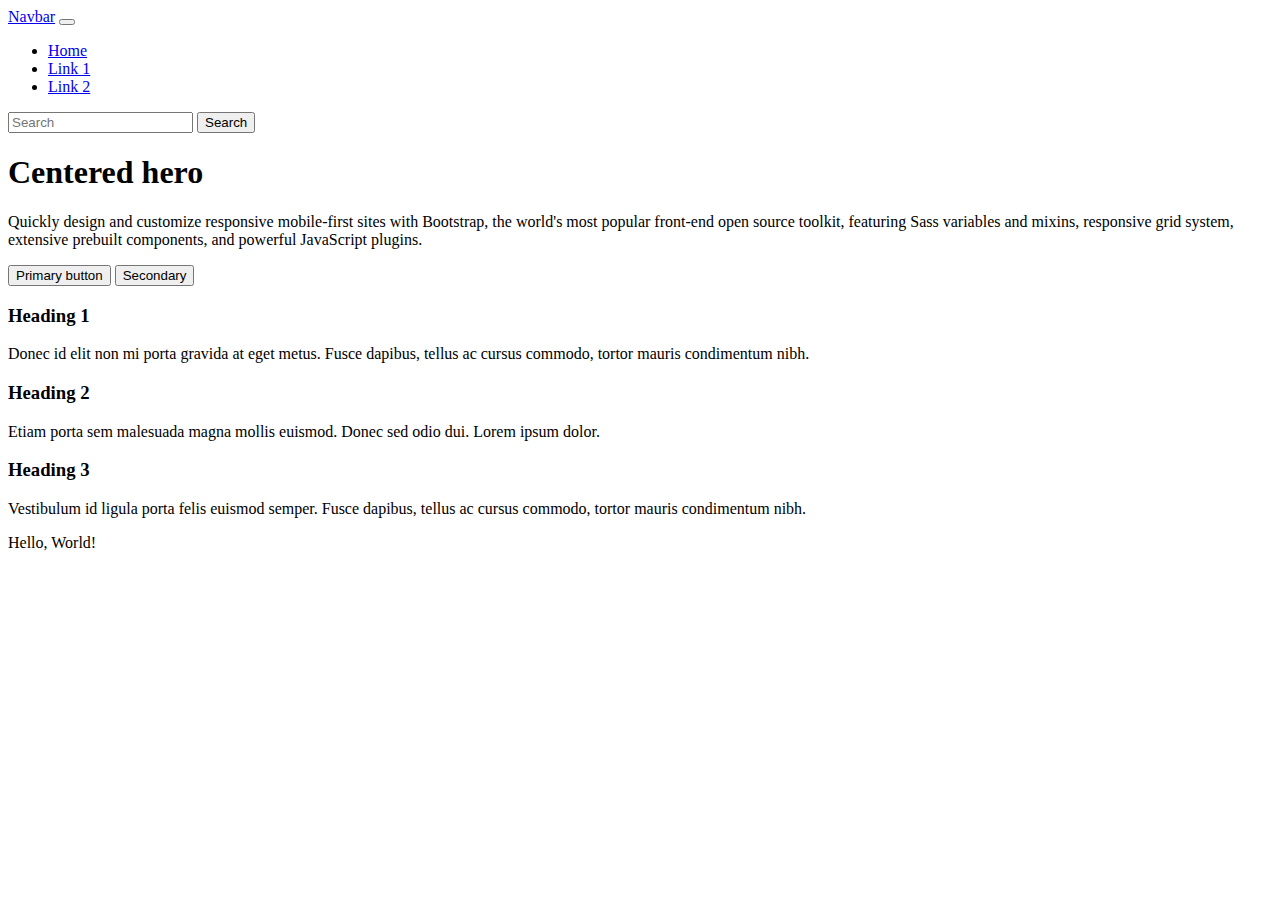
<file: resume_project/bootstrap_template.html>
<!doctype html>


<html lang="en">

<head>

    <!-- Required meta tags -->

    <meta charset="utf-8">

    <meta name="viewport" content="width=device-width, initial-scale=1">

    <title>Bootstrap Template</title>

    <meta name="description" content="Merrill College of Journalism, UMD">

    <meta name="author" content="Chris Cioffi">

    <!-- Bootstrap CSS -->

    <link href="https://cdn.jsdelivr.net/npm/bootstrap@5.0.2/dist/css/bootstrap.min.css" rel="stylesheet"          integrity="sha384-EVSTQN3/azprG1Anm3QDgpJLIm9Nao0Yz1ztcQTwFspd3yD65VohhpuuCOmLASjC" crossorigin="anonymous">


</head>

<body>
  <!-- Navbar start-->

  <nav class="navbar navbar-expand-lg navbar-light bg-light">

    <div class="container-fluid">

      <a class="navbar-brand" href="#">Navbar</a>

      <button class="navbar-toggler" type="button" data-bs-toggle="collapse" data-bs-target="#navbarSupportedContent" aria-controls="navbarSupportedContent" aria-expanded="false" aria-label="Toggle navigation">

        <span class="navbar-toggler-icon"></span>

      </button>

      <div class="collapse navbar-collapse" id="navbarSupportedContent">

        <ul class="navbar-nav me-auto mb-2 mb-lg-0">

          <li class="nav-item">

            <a class="nav-link active" aria-current="page" href="#">Home</a>

          </li>

          <li class="nav-item">

            <a class="nav-link" href="#">Link 1</a>

          </li>
          <li class="nav-item">

            <a class="nav-link" href="#">Link 2</a>

          </li>


            </ul>

          </li>

        </ul>

        <form class="d-flex">

          <input class="form-control me-2" type="search" placeholder="Search" aria-label="Search">

          <button class="btn btn-outline-success" type="submit">Search</button>

        </form>

      </div>

    </div>

  </nav>

  <!-- Navbar end-->

  <!-- Hero start-->

<div class="px-4 py-5 my-5 text-center">

 <h1 class="display-5 fw-bold">Centered hero</h1>

 <div class="col-lg-6 mx-auto">

   <p class="lead mb-4">Quickly design and customize responsive mobile-first sites with Bootstrap, the world's most popular front-end open source toolkit, featuring Sass variables and mixins, responsive grid system, extensive prebuilt components, and powerful JavaScript plugins.</p>

   <div class="d-grid gap-2 d-sm-flex justify-content-sm-center">

     <button type="button" class="btn btn-primary btn-lg px-4 gap-3">Primary button</button>

     <button type="button" class="btn btn-outline-secondary btn-lg px-4">Secondary</button>

   </div>

 </div>

</div>

<!-- Hero end-->


<div class="container">

        <div class="row">

                <div class="col-md-4">

                        <h3>Heading 1</h3>

                        <p>Donec id elit non mi porta gravida at eget metus. Fusce dapibus, tellus ac cursus commodo, tortor mauris condimentum nibh.</p>

                </div>


                <div class="col-md-4">
                  <i class="bi bi-peace-fill"></i>

                        <h3>Heading 2</h3>

                        <p>Etiam porta sem malesuada magna mollis euismod. Donec sed odio dui. Lorem ipsum dolor.</p>

                </div>

                <div class="col-md-4">

                        <h3>Heading 3</h3>

                        <p>Vestibulum id ligula porta felis euismod semper. Fusce dapibus, tellus ac cursus commodo, tortor mauris condimentum nibh.</p>

                </div>

        </div>

</div>

Hello, World!


 <!-- Separate Popper and Bootstrap JS goes at the bottom of your body section -->



    <script src="https://cdn.jsdelivr.net/npm/@popperjs/core@2.9.2/dist/umd/popper.min.js" integrity="sha384-IQsoLXl5PILFhosVNubq5LC7Qb9DXgDA9i+tQ8Zj3iwWAwPtgFTxbJ8NT4GN1R8p" crossorigin="anonymous"></script>

    <script src="https://cdn.jsdelivr.net/npm/bootstrap@5.0.2/dist/js/bootstrap.min.js" integrity="sha384-cVKIPhGWiC2Al4u+LWgxfKTRIcfu0JTxR+EQDz/bgldoEyl4H0zUF0QKbrJ0EcQF" crossorigin="anonymous"></script>




</body>

</html>
</file>
<file: finalproject/style.css>
BODY {
  font-family: 'PT Serif', serif;
}


.container {
  margin: 0 auto;
  width:100%;
  max-width: 1000px;
}

.splash_photo {
  margin: 0 auto;
  width:100%;
}

p {
  text-align:left;
  line-height:180%;
}

.textbox {
  float: left;
  shape-outside: border-box;
  margin-right: 10px;
  margin-bottom: 5px;
  border: solid black 1px;
  padding-left: 10px;
  width: 100%;
}

.stories {
  float: right;
  shape-outside: border-box;
  margin-left: -160px;
  margin-right: 10px;
  margin-bottom: 5px;
  border: 2px solid red;
  border-radius: 5px;
  padding-left: 10px;
  width: 100%;
  font-style: italic;
  background: rgba(255, 99, 71, 0.3);
  font-weight: 500;
  font-size: 16px;
}

.stories-right {
  margin: auto;
  text-align: center;
  shape-outside: border-box;
  margin-left: 10px;
  margin-right: 10px;
  margin-bottom: 5px;
  border: 2px solid red;
  border-radius: 5px;
  padding-left: 10px;
  width: 100%;
  font-style: italic;
  background: rgba(255, 99, 71, 0.3);
  font-weight: 500;
  font-size: 16px;
}

.splash_photo {
  margin: 0 auto;
  width:100%;
}

.navbar {
  font-family: 'Oswald', sans-serif;

}

/* corrected circles */
.hed {
  margin-top: 1em;
  margin-bottom:1em;
  border: 25px outset red;
  font-size:2.75em;
  font-family: 'Oswald', sans-serif;
  font-weight:650;
}


.byline {
  font-size:1em;
  text-transform:uppercase;
  font-family: 'Oswald', sans-serif;

}

.chapter-head {
  font-size:2em;
  font-family: 'Oswald', sans-serif;
  padding-top:20px;
  font-weight:700;
}

.stack-image {
  width:100%;
  max-width:900px;
  margin:0 auto;
  padding-top:30px;
  padding-bottom: 15px;
  height:100%;
}

.caption {
  width:100%;
  max-width:900px;
  margin:0 auto;
  margin-bottom:30px;
  padding-bottom: 1em;
  font-family: 'Oswald', sans-serif;
  color:#999;

}

.footer {
  background: #000;
  height:100px;
  min-height: 100px;
  padding-top:25px;
  margin-top:100px;
  width: 100%;
}

/* corrected color */
.footer p {
  font-family: 'Oswald', sans-serif;
  color: white;

}

.main-text {
font-family: 'Sora', sans-serif;
font-size: 14px;
color: #000000;
padding-top:1em;
}

.col-md-6 {
  margin-bottom: 4em;
  float: left;
  text-align: justify;
}

blockquote {
  font-size: 20px;
  font-family: Helvetica, sans-serif;
  color: #242526;
  font-style: italic;
  margin-top: 15px;
  margin-bottom: 15px;
  margin-left: -50px;
  padding-left: 15px;
  border-left: 4px solid #d21404;
}


@media(max-width:550px) {
  p {
    padding-left:20px;
    padding-right:10px;
  }

  .chapter-head {
    font-size:1.25em;
  }

  .hed {
    font-size:2em;
  }

}
</file>
<file: finalresume/style.css>
.bi {
  font-size:2.5em;
}

.col-md-4 {
  text-align: center;
}

/* styles for my resume */

body {
  font-family: 'Open Sans', arial, sans-serif;
  font-size: 1em;
  color: #444;
  font-weight: 400;
}


/* container that wraps around the whole document */
#container {
  width: 100%;
  max-width: 1200px;
  margin: 0 auto;
  padding-bottom: 50px;
}

#pagetopper {
  width: 120%;
  margin: 0 auto;
}


/* name at the top */
#name {
  font-size: 3.5em;
  text-transform: uppercase;
  color: #33485e;
  text-align: center;
  font-weight: 600;
  border-bottom: 2px solid #33485e;
  width: 60%;
  min-width: 300px;
  margin: 0 auto;
}

/* journalist banner, title replaces strong tags */
#title {
  color: #33485e;
  text-transform: uppercase;
  text-align: center;
  font-size: 2em;
  font-weight: 600;
  margin: 0 auto;
  margin-top: 20px;
  margin-bottom: 0px;
  margin-left: 0px;
  margin-right: 0px;
}

/* section titles  */
.sectionheader {
  font-size: 2em;
  text-transform: uppercase;
  font-weight: 800;
  letter-spacing: 0.3em;
  color: #464a4e;
  margin-top: 30px;
  margin-bottom: 20px;
  margin: 0 auto;
  width: 70%;
  min-width: 300px;
}

/* job titles */
.jobtitle {
  font-size: 2em;
  font-weight: 600
  

}

/* job organizations */
.organization {
  font-size: 1.5em;
  font-weight: 400;
}

/* job dates */
.date {
  font-size: 1em;
  font-weight: 400;
  font-style: italic;
  margin-top: 3px;
  margin-bottom: 0px;
  margin-left: 0px;
  margin-right: 0px;
}

/* normal text */
.description {
  font-family: 'Open Sans', arial, sans-serif;
  font-size: 1em;
  color: #444;
  font-weight: 400;
  margin-top: 10px;
  margin-bottom: 10px;
  margin-left: 0px;
  margin-right: 0px;
}


/* keep contact info inline */
.menu li {
  list-style-type: none;
}


/* class for contact info, centers it */
.menu {
  width: 100%;
  min-width: 300px;
  margin: 0 auto;
  padding: 0px;
  text-align: center;
  padding: 0px;
}

/* list items (links and skills) */
ul {
  font-family: 'Open Sans', arial, sans-serif;
  font-size: 1em;
  color: #444;
  font-weight: 400;
}


/* unordered list for education */
#degrees {
  margin-top: 5px;
  margin-bottom: 0px;
  margin-left: 0px;
  margin-right: 0px;
}


/* unordeed list of skills */
#do {
  margin-top: 5px;
  margin-bottom: 0px;
  margin-left: 0px;
  margin-right: 0px;
}


/* link commands */
a {
  text-decoration: none;
}

a:link {
  text-decoration: none;
}

/* after you've visited link */
a:visited {
  text-decoration: none;
  color: purple;
}

/* hovering over link  */
a:hover {
  text-decoration: underline;
  color: red;
}

.top {
  width: 60%;
  min-width: 300px;
  margin: 0 auto;
  margin-bottom: 30px;
}

.col-md-6 {
  width: 50%
  margin-left: 0px;
}
</file>
<file: htmlframeassignment/style.css>
.headline {
  margin-top: 1em;
  margin-bottom:1em;
  text-align: center;
  border-top: 5px solid grey;
  border-bottom: 5px solid grey;
  font-size: 2.5em;
  font-family: 'Georgia', sans-serif;
  font-weight:700;
}

.byline {
  font-size:1em;
  text-transform:uppercase;
  font-family: 'Oswald', sans-serif;
  text-align: center;
}

.chapterheadline {
  text-align: left;
  text-transform: uppercase;
  font-family: 'Cambria';
  font-size: 2em;
}

.storytext {
  text-align: left;
  font-size: 18px;
  font-family: serif;
}

.image {
  display: block;
 margin-left: auto;
 margin-right: auto;
 width: 50%;
}

.caption {
  text-align: center;
  font-family: 'Georgia', sans-serif;
  color: grey;
}

.footer {
  background: #000;
  height:100px;
  min-height: 100px;
  padding-top:25px;
  margin-top:100px;
  width: 100%;
}

/* corrected color */
.footer p {
  font-family: 'Georgia', sans-serif;
  color: white;

}

.center {
  text-align: center;
}

p {
  text-align: center;
  font-family: 'Georgia', serif;
  font-size: 16px;
}
</file>
<file: ismail_layout/style.css>
#content {
  margin: 0 auto;
  width: 900px;
}

#byline {
  font-family: Helvetica, sans-serif;
  font-size: 14px;
  font-style: italic;
}

blockquote {
  font-size: 20px;
  font-family: helvetica, sans-serif;
  font-style: italic;
  margin-top: 15px;
  margin-bottom: 15px;
  color: #242526;
  margin-left: 50px;
  padding-left: 15px;
  border-left: 4px solid #ccc;
}

h1 {
  font-family: Helvetica, sans-serif;
  font-size: 32px;
}

h2 {
  font-family: "Courier New", sans-serif;
  font-size: 32px;
  text-align: center;
}

p {
  font-family: Georgia, serif;
  font-size: 13px;
  line-height: 230%;
}

p.spacecraft {
  font-family: Helvetica, sans-serif;
  font-size: 24px;
  text-align: center;
  font-style: italic;
  margin-top: 15px;
  margin-bottom: 15px;
  color: black;
  margin-left: 50px;
  padding-left: 15px;
  border-left: 4px solid #ccc;
}

.center {
  display: block;
  margin-left: auto;
  margin-right: auto;
  width: 100%;
}

.left {
  display: inline-block;
  text-align: left;
  width: 50%;
}

p.caption {
  text-align: center;
  font-style: italic;
  font-size: 12px;
}

.inline {
  display: inline-block;
}
</file>
<file: resume/style.css>
/* styles for my resume */

body {
  font-family: 'Open Sans', arial, sans-serif;
  font-size: 1em;
  color: #444;
  font-weight: 400;
}


/* container that wraps around the whole document */
#container {
  width: 100%;
  max-width: 1200px;
  margin: 0 auto;
  padding-bottom: 50px;
}

#pagetopper {
  width: 120%;
  margin: 0 auto;
}


/* name at the top */
#name {
  font-size: 3.5em;
  text-transform: uppercase;
  color: #33485e;
  text-align: center;
  font-weight: 600;
  border-bottom: 2px solid #33485e;
  width: 60%;
  min-width: 300px;
  margin: 0 auto;
}

/* journalist banner, title replaces strong tags */
#title {
  color: #33485e;
  text-transform: uppercase;
  text-align: center;
  font-size: 2em;
  font-weight: 600;
  margin: 0 auto;
  margin-top: 20px;
  margin-bottom: 0px;
  margin-left: 0px;
  margin-right: 0px;
}

/* section titles  */
.sectionheader {
  font-size: 1.5em;
  text-transform: uppercase;
  font-weight: 400;
  background-color: #33485e;
  color: white;
  margin-top: 20px;
  margin-bottom: 10px;
  margin-left: 0px;
  margin-right: 0px;
  width: 70%;
  min-width: 300px;
}

/* job titles */
.jobtitle {
  font-size: 2em;
  font-weight: 600;
}

/* job organizations */
.organization {
  font-size: 1.5em;
  font-weight: 400;
}

/* job dates */
.date {
  font-size: 1em;
  font-weight: 400;
  font-style: italic;
  margin-top: 3px;
  margin-bottom: 0px;
  margin-left: 0px;
  margin-right: 0px;
}

/* normal text */
.description {
  font-family: 'Open Sans', arial, sans-serif;
  font-size: 1em;
  color: #444;
  font-weight: 400;
  margin-top: 10px;
  margin-bottom: 10px;
  margin-left: 0px;
  margin-right: 0px;
}


/* keep contact info inline */
.menu li {
  display: inline;
  list-style-type: none;
}


/* class for contact info, centers it */
.menu {
  width: 100%;
  min-width: 300px;
  margin: 0 auto;
  padding: 0px;
  text-align: center;
  padding: 0px;
}

/* list items (links and skills) */
ul {
  font-family: 'Open Sans', arial, sans-serif;
  font-size: 1em;
  color: #444;
  font-weight: 400;
}


/* unordered list for education */
#degrees {
  margin-top: 5px;
  margin-bottom: 0px;
  margin-left: 0px;
  margin-right: 0px;
}


/* unordeed list of skills */
#do {
  margin-top: 5px;
  margin-bottom: 0px;
  margin-left: 0px;
  margin-right: 0px;
}


/* link commands */
a {
  text-decoration: none;
}

a:link {
  text-decoration: none;
}

/* after you've visited link */
a:visited {
  text-decoration: none;
  color: purple;
}

/* hovering over link  */
a:hover {
  text-decoration: underline;
  color: red;
}

.top {
  width: 60%;
  min-width: 300px;
  margin: 0 auto;
  margin-bottom: 30px;
}

.col-md-6 {
  width: 50%
  margin-left: 0px;
}
</file>
